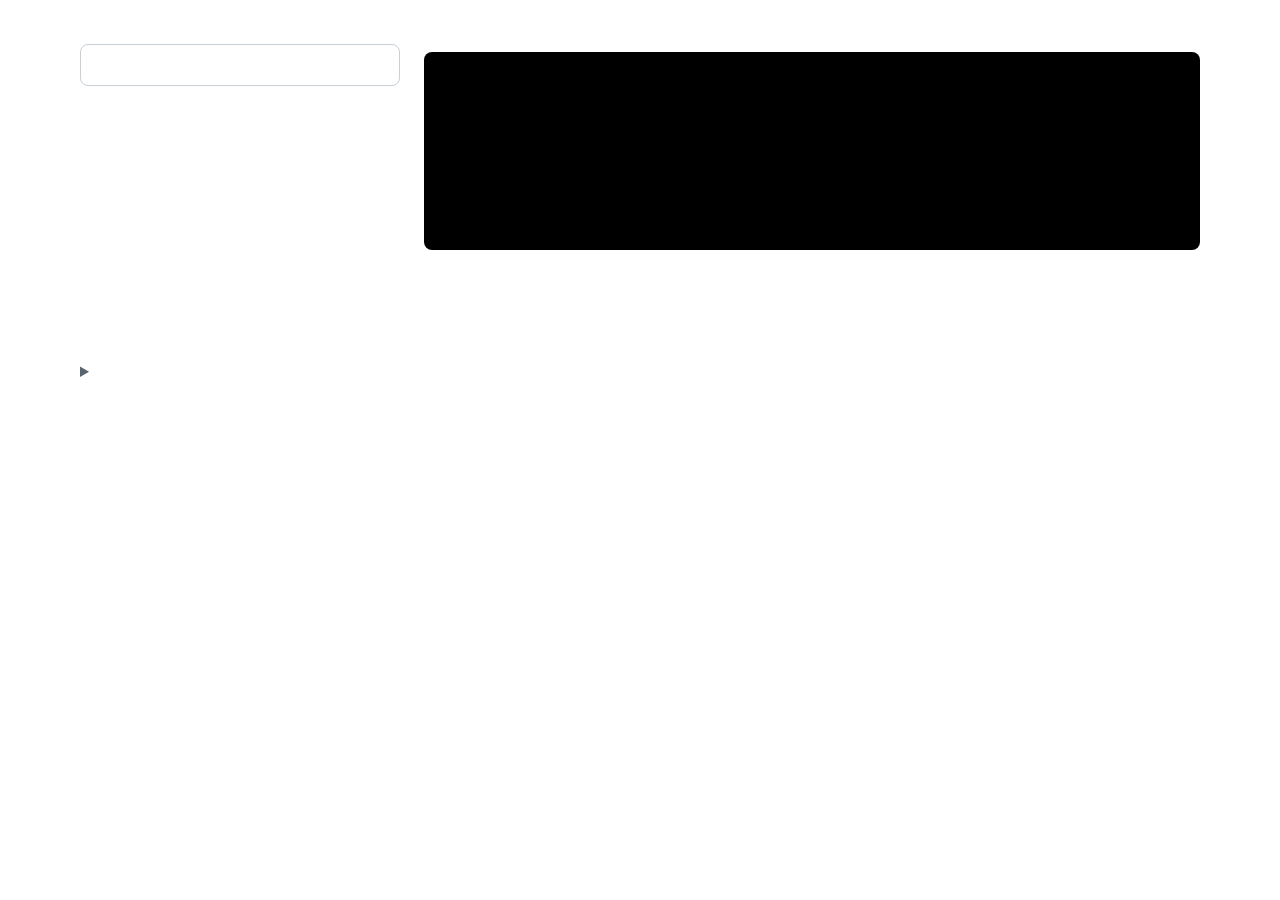
<file: index.html>
<!doctype html>
<html lang="en">
<head>
  <meta charset="utf-8">
  <meta name="viewport" content="width=device-width, initial-scale=1">
  <!-- Reference default. connect-src 'self' keeps fetches on this origin;
       'wasm-unsafe-eval' lets the page compile its own WebAssembly module;
       form-action 'none' blocks form posts. media-src 'self' (inside
       default-src) lets the Manim player load its clips from this origin. -->
  <meta http-equiv="Content-Security-Policy" content="default-src 'self'; script-src 'self' 'wasm-unsafe-eval'; connect-src 'self'; style-src 'self'; img-src 'self' data:; object-src 'none'; base-uri 'none'; form-action 'none'">
  <title>Manim Calc</title>
  <link rel="stylesheet" href="manim/theme.css?v=c6883075f633">
  <link rel="stylesheet" href="manim/player.css?v=c6883075f633">
  <link rel="stylesheet" href="style.css?v=c6883075f633">
</head>
<body data-ready="false">
  <main>
    <header>
      <h1 id="title"></h1>
      <p id="intro"></p>
    </header>
    <div class="layout">
      <section class="calc">
        <div class="display">
          <div id="expr"></div>
          <output id="value"></output>
        </div>
        <p id="message" role="status"></p>
        <div id="keypad"></div>
      </section>
      <section class="method">
        <h2 id="stage-heading"></h2>
        <div class="stage-box">
          <svg id="stage" xmlns="http://www.w3.org/2000/svg" role="img" aria-labelledby="words"></svg>
          <p id="stage-empty"></p>
        </div>
        <p id="words" aria-live="polite"></p>
        <div class="controls">
          <div id="controls"></div>
          <span id="count"></span>
        </div>
      </section>
    </div>
    <section id="examples" class="examples"></section>
    <details id="terms">
      <summary id="terms-heading"></summary>
      <dl id="terms-list"></dl>
    </details>
  </main>
  <noscript><p>This page needs JavaScript and WebAssembly.</p></noscript>
  <script type="module" src="app.js?v=c6883075f633"></script>
</body>
</html>
</file>
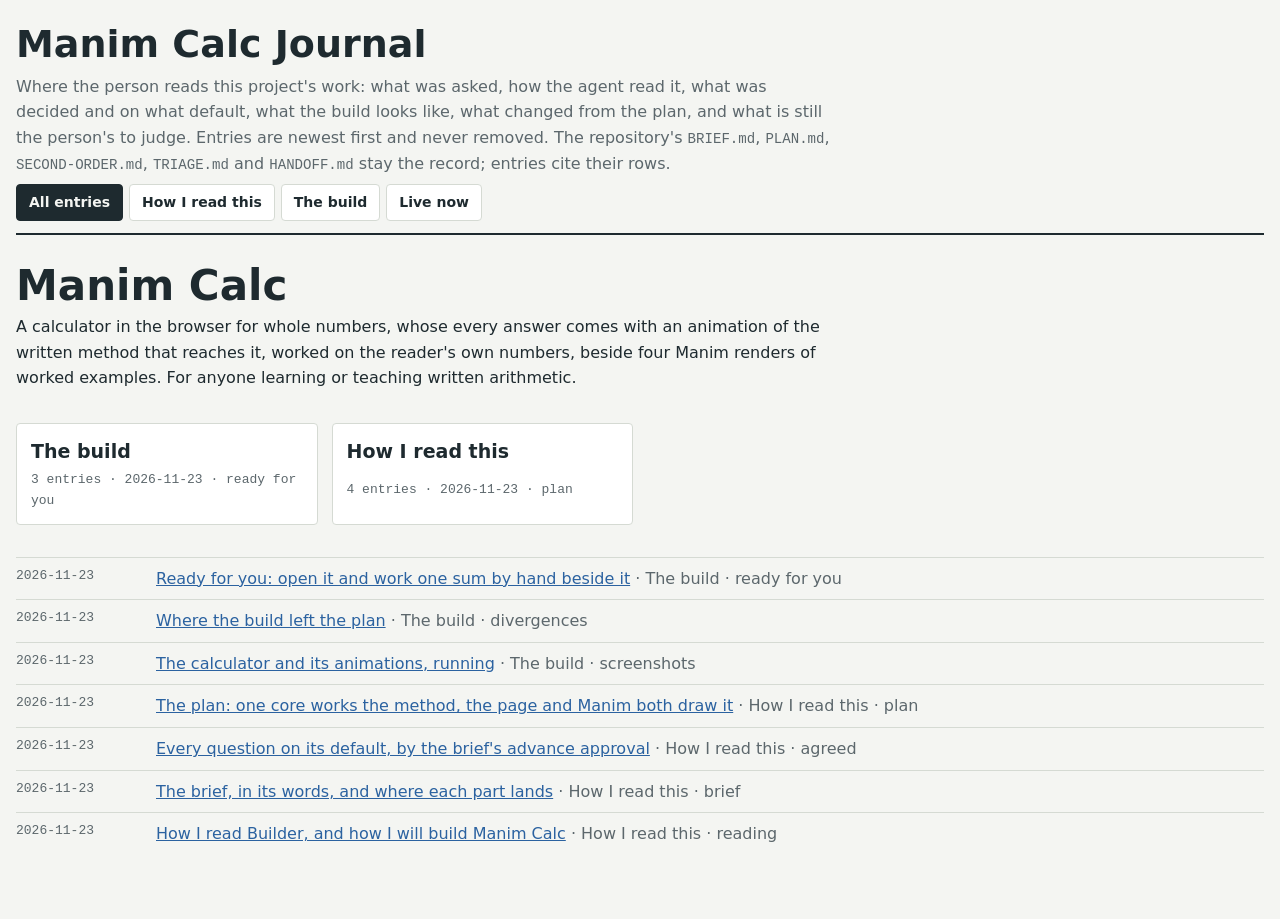
<file: journal/index.html>
<!doctype html>
<html lang="en">
<head>
<meta charset="utf-8">
<meta name="viewport" content="width=device-width, initial-scale=1, viewport-fit=cover">
<title>Manim Calc Journal</title>
<style>
/* The design journal: a row of pages (hash-routed), each a run of entries,
   newest first, dated on a left rail. Pictures open full-window; the arrow
   keys step through an entry's pictures. System fonts, so the page works
   opened from disk with no network. tools/journal/ENTRIES.md says what each
   kind of entry holds. */
:root {
  --bg: #f4f5f2; --panel: #ffffff; --fg: #1e2a2f; --muted: #5c676c;
  --line: #d5dad3; --accent: #2b62a0; --mark: #b8452f; --you: #f1dc8a;
  --shade: rgba(10, 14, 18, .94);
  --body: system-ui, -apple-system, "Segoe UI", Roboto, sans-serif;
  --mono: ui-monospace, "SFMono-Regular", Menlo, Consolas, monospace;
}
@media (prefers-color-scheme: dark) { :root:not([data-theme="light"]) {
  --bg: #12171a; --panel: #1a2125; --fg: #e3e9e6; --muted: #9ba7ac; --line: #2c373c;
  --accent: #86b2e4; --mark: #ec8b74; --you: #c9ae4c; color-scheme: dark } }
:root[data-theme="dark"] {
  --bg: #12171a; --panel: #1a2125; --fg: #e3e9e6; --muted: #9ba7ac; --line: #2c373c;
  --accent: #86b2e4; --mark: #ec8b74; --you: #c9ae4c; color-scheme: dark }
* { box-sizing: border-box; }
[hidden] { display: none !important; }
body { margin: 0; background: var(--bg); color: var(--fg); font: 16px/1.6 var(--body);
  padding: 24px max(16px, env(safe-area-inset-right, 0px)) 64px max(16px, env(safe-area-inset-left, 0px)); }
.wrap { max-width: 1600px; margin: 0 auto; display: grid; gap: 28px; }
a { color: var(--accent); }
a:focus-visible, button:focus-visible { outline: 3px solid var(--accent); outline-offset: 2px; }
code { font-family: var(--mono); font-size: .88em; overflow-wrap: anywhere; }
header { display: grid; gap: 8px; border-bottom: 2px solid var(--fg); padding-bottom: 12px; }
header h1 { margin: 0; font-size: clamp(26px, 4vw, 38px); line-height: 1.1; }
header h1 a { color: inherit; text-decoration: none; }
header p { margin: 0; color: var(--muted); max-width: 80ch; }
nav { display: flex; flex-wrap: wrap; gap: 6px; }
nav a { font-weight: 600; font-size: 14px; color: var(--fg); text-decoration: none; padding: 6px 12px; border: 1px solid var(--line); background: var(--panel); border-radius: 4px; }
nav a[aria-current="page"] { background: var(--fg); color: var(--bg); border-color: var(--fg); }
.page { display: grid; gap: 32px; }
.page-head { display: grid; gap: 6px; }
.page-head h2 { margin: 0; font-size: clamp(28px, 4vw, 42px); line-height: 1.08; }
.page-head p { margin: 0; max-width: 80ch; }
.status { font-family: var(--mono); font-size: 13px; color: var(--muted); }
.status b { color: var(--mark); font-weight: 500; }
.entry { display: grid; grid-template-columns: 120px minmax(0, 1fr); gap: 20px; border-top: 1px solid var(--line); padding-top: 22px; }
.stamp { font-family: var(--mono); font-size: 13px; color: var(--muted); display: grid; gap: 4px; align-content: start; position: sticky; top: 12px; }
.stamp time { color: var(--fg); font-size: 14px; }
.stamp span { color: var(--mark); text-transform: uppercase; letter-spacing: .04em; }
.stamp span.you { color: var(--fg); background: var(--you); padding: 0 5px; justify-self: start; }
.entry-body { display: grid; gap: 16px; min-width: 0; }
.entry h3 { margin: 0; font-size: 22px; line-height: 1.2; }
.entry h4 { margin: 6px 0 -4px; font-size: 13px; letter-spacing: .08em; text-transform: uppercase; color: var(--muted); }
.entry p { margin: 0; max-width: 90ch; }
.entry ul, .entry ol { margin: 0; padding-left: 1.2em; display: grid; gap: 4px; }
.blank { color: var(--muted); font-style: italic; }
blockquote { margin: 0; padding: 10px 16px; border-left: 4px solid var(--you); font-style: italic; max-width: 90ch; }
blockquote cite { display: block; font-style: normal; font-family: var(--mono); font-size: 12px; color: var(--muted); margin-top: 6px; }
.tbl { overflow-x: auto; }
table { border-collapse: collapse; width: 100%; font-size: 15px; font-variant-numeric: tabular-nums; }
th, td { text-align: left; padding: 6px 12px 6px 0; border-bottom: 1px solid var(--line); vertical-align: top; }
th { font-size: 12px; letter-spacing: .06em; text-transform: uppercase; color: var(--muted); font-weight: 600; }
ol.qs { list-style: none; padding: 0; display: grid; gap: 10px; }
ol.qs li { border: 1px solid var(--line); background: var(--panel); padding: 10px 14px; border-radius: 4px; }
ol.qs strong { display: block; }
ol.qs em { display: block; font-style: normal; font-family: var(--mono); font-size: 12.5px; color: var(--accent); margin-top: 4px; }
/* Answer chips: drawn by tools/journal/decisions.py from decisions.json. */
.decide-bar { display: flex; flex-wrap: wrap; gap: 8px 10px; align-items: center; }
.act { font: 600 14px var(--body); color: var(--fg); background: var(--panel); border: 1px solid var(--fg); border-radius: 4px; padding: 6px 12px; cursor: pointer; }
.where { font-family: var(--mono); font-size: 12.5px; color: var(--muted); }
.copyout { width: 100%; font-family: var(--mono); font-size: 13px; color: var(--fg); background: var(--bg); border: 1px solid var(--line); padding: 8px; }
.decide { border: 1px solid var(--line); background: var(--panel); border-radius: 4px; padding: 12px 14px; display: grid; gap: 8px; margin-bottom: 10px; }
.decide.done { border-color: var(--accent); }
.dq { font-weight: 700; }
.qid { font-family: var(--mono); font-weight: 500; font-size: 12.5px; color: var(--mark); margin-right: 6px; }
.dx { color: var(--muted); font-size: 15px; }
.blocks { display: block; font-family: var(--mono); font-size: 12px; color: var(--accent); margin-top: 4px; }
.opt { display: grid; grid-template-columns: 28px minmax(0, 1fr); gap: 10px; align-items: start; text-align: left; width: 100%; font: inherit; font-size: 15px; color: var(--fg); background: var(--bg); border: 1px solid var(--line); border-radius: 4px; padding: 8px 10px; cursor: pointer; }
.opt b { font-family: var(--mono); font-weight: 500; display: grid; place-items: center; width: 26px; height: 26px; border: 1px solid var(--fg); border-radius: 3px; }
.opt[aria-pressed="true"] { border-color: var(--fg); background: color-mix(in srgb, var(--you) 40%, var(--panel)); }
.opt[aria-pressed="true"] b { background: var(--fg); color: var(--bg); }
.dflt { font-style: normal; font-family: var(--mono); font-size: 11.5px; color: var(--mark); text-transform: uppercase; margin-left: 6px; white-space: nowrap; }
details.note summary { cursor: pointer; color: var(--muted); font-family: var(--mono); font-size: 12.5px; }
details.note textarea { width: 100%; margin-top: 6px; font: inherit; color: var(--fg); background: var(--bg); border: 1px solid var(--line); padding: 6px 8px; }
.saved { font-family: var(--mono); font-size: 12px; color: var(--accent); min-height: 1em; margin: 0; }
/* Live now: rewritten on every deploy; journal_check.py matches data-commit to the newest live entry. */
.live-now { border: 2px solid var(--fg); background: var(--panel); padding: 14px 16px; display: grid; gap: 8px; }
.grid { display: grid; grid-template-columns: repeat(auto-fill, minmax(min(100%, 480px), 1fr)); gap: 14px; }
figure { margin: 0; background: var(--panel); border: 1px solid var(--line); border-radius: 4px; overflow: hidden; }
figure button { all: unset; cursor: zoom-in; display: block; width: 100%; }
figure img { display: block; width: 100%; height: auto; }
figcaption { padding: 8px 12px 10px; font-size: 14px; color: var(--muted); }
figcaption b { color: var(--fg); }
.cards { display: grid; grid-template-columns: repeat(auto-fill, minmax(min(100%, 300px), 1fr)); gap: 14px; }
.card { display: grid; gap: 4px; text-decoration: none; color: inherit; background: var(--panel); border: 1px solid var(--line); border-radius: 4px; padding: 12px 14px; }
.card strong { font-size: 19px; }
.card span { font-family: var(--mono); font-size: 13px; color: var(--muted); }
.timeline { list-style: none; margin: 0; padding: 0; }
.timeline li { display: grid; grid-template-columns: 120px minmax(0, 1fr); gap: 20px; padding: 8px 0; border-top: 1px solid var(--line); }
.timeline time { font-family: var(--mono); font-size: 13px; color: var(--muted); }
.timeline em { font-style: normal; color: var(--muted); }
.lb { position: fixed; inset: 0; z-index: 10; background: var(--shade); display: grid; grid-template-rows: minmax(0, 1fr) auto; padding: 16px; gap: 10px; }
.lb img { width: 100%; height: 100%; object-fit: contain; cursor: zoom-out; }
.lb p { margin: 0 auto; max-width: 90ch; color: #dde4ea; text-align: center; }
.lb button { position: absolute; width: 44px; height: 44px; font-size: 22px; color: #fff; background: rgba(255,255,255,.1); border: 1px solid rgba(255,255,255,.3); border-radius: 4px; cursor: pointer; }
.lb .x { top: 12px; right: 12px; } .lb .prev { left: 12px; top: 50%; } .lb .next { right: 12px; top: 50%; }
@media (max-width: 640px) {
  .entry, .timeline li { grid-template-columns: minmax(0, 1fr); gap: 6px; }
  .stamp { position: static; display: flex; gap: 12px; }
}
</style>
</head>
<body>
<div class="wrap">
  <header>
    <h1><a href="#home">Manim Calc Journal</a></h1>
    <p>Where the person reads this project's work: what was asked, how the agent read it, what was decided and on what default, what the build looks like, what changed from the plan, and what is still the person's to judge. Entries are newest first and never removed. The repository's <code>BRIEF.md</code>, <code>PLAN.md</code>, <code>SECOND-ORDER.md</code>, <code>TRIAGE.md</code> and <code>HANDOFF.md</code> stay the record; entries cite their rows.</p>
    <nav aria-label="Pages">
      <a href="#home">All entries</a>
      <a href="#reading">How I read this</a>
      <a href="#build">The build</a>
      <a href="#now">Live now</a>
      <!-- One link per page added later: one page per major update, level or feature. -->
    </nav>
  </header>

  <main>
  <section class="page" id="home" data-page>
    <div class="page-head">
      <h2>Manim Calc</h2>
      <p>A calculator in the browser for whole numbers, whose every answer comes with an animation of the written method that reaches it, worked on the reader's own numbers, beside four Manim renders of worked examples. For anyone learning or teaching written arithmetic.</p>
    </div>
    <div class="cards">
      <a class="card" href="#build"><strong>The build</strong><span>3 entries · 2026-11-23 · ready for you</span></a>
      <a class="card" href="#reading"><strong>How I read this</strong><span>4 entries · 2026-11-23 · plan</span></a>
    </div>
    <ol class="timeline">
      <li><time>2026-11-23</time><span><a href="#build">Ready for you: open it and work one sum by hand beside it</a> <em>· The build · ready for you</em></span></li>
      <li><time>2026-11-23</time><span><a href="#build">Where the build left the plan</a> <em>· The build · divergences</em></span></li>
      <li><time>2026-11-23</time><span><a href="#build">The calculator and its animations, running</a> <em>· The build · screenshots</em></span></li>
      <li><time>2026-11-23</time><span><a href="#reading">The plan: one core works the method, the page and Manim both draw it</a> <em>· How I read this · plan</em></span></li>
      <li><time>2026-11-23</time><span><a href="#reading">Every question on its default, by the brief's advance approval</a> <em>· How I read this · agreed</em></span></li>
      <li><time>2026-11-23</time><span><a href="#reading">The brief, in its words, and where each part lands</a> <em>· How I read this · brief</em></span></li>
      <li><time>2026-11-23</time><span><a href="#reading">How I read Builder, and how I will build Manim Calc</a> <em>· How I read this · reading</em></span></li>
      <!-- One row per entry, newest first: <li><time>YYYY-MM-DD</time><span><a href="#page">Title</a> <em>· Page · kind</em></span></li> -->
    </ol>
  </section>

  <section class="page" id="reading" data-page hidden>
    <div class="page-head">
      <h2>How I read this</h2>
      <p>Before planning, the agent reads Builder and the brief back to the person, and turns that reading into numbered rules, an ID scheme and stop points the person can correct. The person's answers then move into <code>CLAUDE.md</code> and tests, which every later session reads.</p>
    </div>

    <!-- The opening entry. Fill every part, then remove data-blank;
         scripts/journal_check.py fails while it is still here. -->
    <article class="entry" id="2026-11-23-plan" data-kind="plan">
      <div class="stamp"><time datetime="2026-11-23">2026-11-23</time><span>plan</span></div>
      <div class="entry-body">
        <h3>The plan: one core works the method, the page and Manim both draw it</h3>
        <p>Eight decisions in build order, in <code>PLAN.md</code>. The calculator's keys and the written methods live in the core; the page keeps one SVG element per glyph and moves it where each step puts it; a small export binary writes the same steps for four examples, and Manim replays them. Step through one press of = below. The scene is proposed: nothing is built yet.</p>
<!--FLOW id=keypress-->
<div class="flow-fig" role="figure" aria-label="One press of = , from the key to the moving digits" data-status="proposed" data-steps="7"><div data-flow="keypress"></div><script type="application/json" data-flow-scene="keypress">{"id":"keypress","title":"One press of = , from the key to the moving digits","status":"proposed","viewBox":"0 0 900 280","zones":[{"x":20,"y":30,"w":250,"h":220,"label":"Page (web/)","tone":"a"},{"x":300,"y":30,"w":150,"h":220,"label":"Shim","tone":"b"},{"x":480,"y":30,"w":400,"h":220,"label":"Core (crates/core)","tone":"c"}],"nodes":{"key":[145,80,"= key or Enter","client"],"stage":[145,200,"SVG stage","client"],"shim":[375,140,"act()","mod"],"act":[570,80,"api::act"],"calc":[780,80,"calc::press"],"method":[780,200,"method::steps"],"ui":[570,200,"api::ui","store"]},"edges":[["key","shim"],["shim","act"],["act","calc"],["calc","method"],["method","ui"],["ui","shim"],["shim","stage"]],"flows":[{"id":"equals","title":"478 + 356 =","sum":"The page sends the key; the core works the sum and its method; the page moves each digit to where the core puts it.","steps":[{"t":"The = key (or Enter, looked up in the core's key list) calls act with the state and \"key.equals\".","go":[{"path":["key","shim"],"kind":"req"}]},{"t":"The shim passes the strings to the core unchanged.","go":[{"path":["shim","act"],"kind":"req"}]},{"t":"calc::press works 478 + 356 = 834 in integers and keeps the sum as the last work.","go":[{"path":["act","calc"],"kind":"req"}]},{"t":"method::steps lays out the column addition: digits, the ones and tens carries, the answer, each with a pixel position from data/stage.json.","go":[{"path":["calc","method"],"kind":"req"}]},{"t":"api::ui puts the display, the keys and the current step's glyphs and sentence into the screen.","go":[{"path":["method","ui"],"kind":"req"}]},{"t":"The screen goes back through the shim as JSON.","go":[{"path":["ui","shim","stage"],"kind":"res"}]},{"t":"The stage moves each glyph to its new position with a CSS transition; Next and Play ask the core for the next step the same way.","work":["stage"]}]}]}</script><p class="flow-cap"><b>One press of = , from the key to the moving digits.</b> <span class="flow-status">Proposed</span>.</p><details class="flow-steps"><summary>Every step as text</summary><ol><li><b>478 + 356 =.</b> The page sends the key; the core works the sum and its method; the page moves each digit to where the core puts it.<ol><li>The = key (or Enter, looked up in the core&#x27;s key list) calls act with the state and &quot;key.equals&quot;.</li><li>The shim passes the strings to the core unchanged.</li><li>calc::press works 478 + 356 = 834 in integers and keeps the sum as the last work.</li><li>method::steps lays out the column addition: digits, the ones and tens carries, the answer, each with a pixel position from data/stage.json.</li><li>api::ui puts the display, the keys and the current step&#x27;s glyphs and sentence into the screen.</li><li>The screen goes back through the shim as JSON.</li><li>The stage moves each glyph to its new position with a CSS transition; Next and Play ask the core for the next step the same way.</li></ol></li></ol></details></div>
<!--/FLOW-->
        <div class="tbl"><table>
          <tr><th>#</th><th>Decision</th><th>Held by</th></tr>
          <tr><td>1</td><td>key rules in <code>calc.rs</code> (CM-Q2, CM-Q4, CM-5)</td><td>core tests</td></tr>
          <tr><td>2</td><td>methods as steps of glyphs in <code>method.rs</code> (CM-Q3, CM-1, CM-4)</td><td>core tests on the CM-Q6 examples</td></tr>
          <tr><td>3</td><td>sizes and durations in <code>data/stage.json</code>, words in <code>data/strings.json</code></td><td><code>copy.rs</code></td></tr>
          <tr><td>4</td><td>one door, <code>act</code>, for keys and steps; the core keeps the step number</td><td><code>api.rs</code> tests</td></tr>
          <tr><td>5</td><td>the page draws and moves glyphs, no number of its own (CM-2, CM-7)</td><td>boundary scan, browser interactions</td></tr>
          <tr><td>6</td><td><code>crates/export</code> writes the examples' steps (CM-3)</td><td>its staleness test</td></tr>
          <tr><td>7</td><td><code>kits/manim/</code> renders them (CM-Q1, CM-Q5, CM-Q6)</td><td>the kit's tests and page check</td></tr>
          <tr><td>8</td><td>the build ships the renders with the page</td><td><code>./scripts/check.sh</code></td></tr>
        </table></div>
      </div>
    </article>

    <article class="entry" id="2026-11-23-agreed" data-kind="agreed">
      <div class="stamp"><time datetime="2026-11-23">2026-11-23</time><span>agreed</span></div>
      <div class="entry-body">
        <h3>Every question on its default, by the brief's advance approval</h3>
        <p>Nobody answered the chips: the opening message approves the plan in advance and says to build on each question's default and record it. I recorded the defaults with <code>python3 tools/journal/decisions.py --defaults</code>. Each line below is a default, not an answer from you; a different answer later becomes a <code>TRIAGE.md</code> row.</p>
        <div class="tbl"><table>
          <tr><th>Question</th><th>Taken</th><th>What it changes</th></tr>
          <tr><td>CM-Q1</td><td>A, both from one source</td><td>the core makes each method's steps; the page animates them; <code>kits/manim/</code> is copied and renders four examples from the core's steps</td></tr>
          <tr><td>CM-Q2</td><td>A, whole numbers up to 6 digits</td><td>integers in the core; minus sign on answers below zero; quotient and remainder for division</td></tr>
          <tr><td>CM-Q3</td><td>A, column methods</td><td>carries, borrowing by decomposition, long multiplication, long division</td></tr>
          <tr><td>CM-Q4</td><td>A, like a pocket calculator</td><td>each operator works the pending operation; one animation per operation</td></tr>
          <tr><td>CM-Q5</td><td>A, Manim's look on the stage</td><td>black stage, white digits, Manim's blue, yellow, green and red, set in <code>web/style.css</code></td></tr>
          <tr><td>CM-Q6</td><td>A, 478 + 356, 503 − 278, 34 × 26, 952 ÷ 4</td><td>the four Manim renders</td></tr>
        </table></div>
        <p>Rules moved into <code>CLAUDE.md</code> and <code>AGENTS.md</code> under "Rules agreed for this project": CM-2, CM-3 and CM-7, which a later session could break without a test noticing at once. CM-1, CM-4 and CM-5 become core tests; CM-6 is already held by <code>no_storage.rs</code> and the browser check.</p>
      </div>
    </article>

    <article class="entry" id="opening" data-kind="reading">
      <div class="stamp"><time datetime="2026-11-23">2026-11-23</time><span class="you">for review</span></div>
      <div class="entry-body">
        <h3>How I read Builder, and how I will build Manim Calc</h3>
        <h4>What Builder asks of me</h4>
        <p>Builder's rules are the same for every project, so they come written; each names the card that holds it (<code>python3 tools/ask.py --card ID</code>). I hold to all of them. What follows this list is particular to this project.</p>
        <ul>
          <li>Every application rule lives in the core, which does no input or output; the shim only translates; the page only draws what the core returns (card:spec.R1, card:spec.R2, card:spec.R5, card:spec.R6).</li>
          <li>Nine stages: the description, the approval of the plan and every deploy are yours; I stop where they need you (card:docs.procedure, card:spec.R9, card:claude.r9).</li>
          <li>Each new behaviour test is shown to fail with its behaviour broken, and <code>./scripts/check.sh</code> passes before a handoff (card:claude.r6, card:spec.R8, card:claude.r10).</li>
          <li><code>SECOND-ORDER.md</code> records what I decide alone, as I decide it; later requests become <code>TRIAGE.md</code> rows (card:claude.r7, card:docs.procedure.numbered-requests-and-experiments).</li>
          <li>Words follow <code>GLOSSARY.md</code> and <code>TONE.md</code> (card:claude.r11, card:claude.r12).</li>
          <li>This journal gets an entry for every decision, visible change, divergence and deploy, and questions come as answer chips (card:claude.r15, card:claude.r16).</li>
          <li>One agent, and the quick check while iterating (card:claude.r17, card:claude.r18).</li>
          <li>Builder is read through cards, <code>STATE.md</code> is rewritten at each milestone, and long output goes through <code>quiet.sh</code> (card:claude.r19, card:claude.r21, card:claude.r22).</li>
        </ul>
        <p>One item fits less well than it reads. The first stop, for the plan, does not happen: the brief approves the plan in advance and nobody will answer during this run, so I build on every question's default below and say so in an <em>agreed</em> entry (card:docs.journal.the-opening-entry, card:spec.D20).</p>
        <h4>What this project adds or changes</h4>
        <p>The description asks for two things that pull apart. A calculator is interactive: the reader types the numbers. Manim renders video ahead of time, in Python, on a machine with Cairo, Pango and FFmpeg; the page cannot run it (card:kits.manim.when-to-use-it-and-when-not). My reading, CM-Q1&nbsp;A, keeps one source for both:</p>
        <ul>
          <li><b>The core works out the method.</b> For each operation the core produces the steps of the written method (carries, borrows, partial products, long division), each step a list of glyphs with integer positions and a sentence. The core does all the arithmetic in integers, so D2 (no floats) holds without change.</li>
          <li><b>The page animates those steps live</b> on the reader's numbers. It sets each glyph's position from the step and lets a CSS transition move it there, the way Manim's <code>Transform</code> moves an object. The page computes nothing, so D3 holds: every position, size and duration comes from the core or from <code>data/stage.json</code> (card:spec.D3).</li>
          <li><b>Manim renders the same steps.</b> I copy <code>kits/manim/</code> (card:kits.readme.the-kits, card:kits.manim.what-to-copy.p2) and write one Manim code scene that replays a step file the core wrote, for one worked example per operation. No Python recomputes a digit (card:spec.R1). The kit's player shows the four renders beside the calculator, with a still per step under reduced motion.</li>
        </ul>
        <p>The kit changes no reference default. I leave out its site pages (<code>sitepages.py</code>, <code>publish.py</code>, the deck and its tests), because there is no site of animations here and nothing is published. Its <code>setup-manim.sh</code> calls <code>brew --prefix</code>; this run may not run Homebrew, so my copy takes <code>BREW_PREFIX</code> instead (R1.2). No row goes in the change table.</p>
        <h4>Measured before any edit</h4>
        <div class="tbl"><table>
          <tr><th>What</th><th>Result</th></tr>
          <tr><td><code>./scripts/check.sh</code> on the untouched copy</td><td>BUILDER CHECK PASSED in Chromium, Firefox and WebKit, 50 s</td></tr>
          <tr><td><code>./scripts/count-tests.sh</code></td><td>38 passed, 0 failed, 0 ignored</td></tr>
          <tr><td>Toolchain</td><td>Rust 1.99.0 (pinned), wasm-bindgen 0.2.127, Playwright 1.63.0 in <code>.venv</code> on Python 3.13; its three engines were already on this machine, so nothing was downloaded but the pip package</td></tr>
          <tr><td>Manim</td><td><code>./scripts/setup-manim.sh</code> installed Manim Community 0.22.1 in <code>.venv-manim</code> on Python 3.14, building pycairo against the Cairo and Pango already on this machine</td></tr>
        </table></div>
        <h4>Rules I will hold to</h4>
        <div class="tbl"><table>
          <tr><th>#</th><th>Rule</th><th>Held by</th></tr>
          <tr><td>CM-1</td><td>Every answer, and every digit, carry, borrow and partial product in a method's steps, is decided in the core in integer arithmetic</td><td>core tests with values worked by hand (478 + 356, 503 − 278, 34 × 26, 952 ÷ 4 and edge cases), each with a row in <code>tests/breaks.json</code></td></tr>
          <tr><td>CM-2</td><td>The page holds no number and does no arithmetic: glyph positions, the stage size and every duration come from the core or <code>data/stage.json</code></td><td>the boundary scan of <code>web/</code> (<code>page_keeps_no_rule_and_names_no_other_origin</code>)</td></tr>
          <tr><td>CM-3</td><td>The Manim renders replay the core's steps; no Python code recomputes the arithmetic</td><td>a test to write: the committed example step files equal the core's output, so a change to the core makes them stale; the kit's manifest then marks the render stale</td></tr>
          <tr><td>CM-4</td><td>Every step of every animation is also a sentence, filled in by the core from <code>data/strings.json</code></td><td>a core test that no step has empty words; the browser check reads the sentence</td></tr>
          <tr><td>CM-5</td><td>Division by zero, an entry past the digit limit and an answer past the size limit are refused with a message naming the next step, never clamped</td><td>core tests, with rows in <code>tests/breaks.json</code></td></tr>
          <tr><td>CM-6</td><td>The calculator keeps nothing between visits and makes no request off its own origin</td><td><code>no_storage.rs</code> and the browser check (existing)</td></tr>
          <tr><td>CM-7</td><td>A key works the same from the keypad and from the keyboard: the core names each key's keyboard keys, and the page only looks them up</td><td>a browser interaction typing the same sum both ways</td></tr>
        </table></div>
        <h4>Numbers</h4>
        <p>Questions take the prefix CM (CM-Q1 …); rules are CM-1 … above. Requests become numbered <code>TRIAGE.md</code> rows, and notebook rows keep Builder's round numbers (R1.1 …).</p>
        <h4>Where I stop</h4>
        <p>Not at the plan: <code>BRIEF.md</code> approves it in advance. I stop at <em>ready for you</em>: the calculator runs in the browser, <code>./scripts/check.sh</code> has run and its result is in <code>HANDOFF.md</code>. Nothing is deployed, published or pushed (Deploys: never), and no subagent is used.</p>
        <h4>Questions for you</h4>
        <p>Six questions. Nobody will answer during this run, so I build on each default and record that in the agreed entry; any answer that differs later becomes a <code>TRIAGE.md</code> row.</p>
        <div class="decide-bar"><button type="button" class="act" data-defaults>Go with the defaults for the rest</button><button type="button" class="act" data-copy>Copy answers</button><span class="where" data-where></span></div>
        <textarea class="copyout" data-copyout rows="2" readonly hidden aria-label="Your answers as text"></textarea>
        <div class="decisions"><!--DECIDE page=reading-->
<div class="decide" id="dec-CM-Q1"><p class="dq"><span class="qid">CM-Q1</span> What should &quot;interactive Manim animations&quot; mean on a static page?</p><p class="dx">Manim renders video ahead of time, on a machine with Python; a page in a browser cannot run it. So an animation of the numbers a reader types has to be drawn by the page, and a Manim render can only show numbers chosen in advance. <span class="blocks">blocks: the whole build: the core&#x27;s scene output, the page&#x27;s stage, and whether kits/manim is copied</span></p><button class="opt" type="button" data-q="CM-Q1" data-a="A" data-default aria-pressed="false"><b>A</b><span>Both, from one source: the core works out each calculation&#x27;s written method as steps, the page animates those steps live on the reader&#x27;s numbers in Manim&#x27;s look, and Manim renders the same core steps for one worked example per operation, played beside the calculator. <em class="dflt">default</em></span></button><button class="opt" type="button" data-q="CM-Q1" data-a="B" aria-pressed="false"><b>B</b><span>Manim renders only: a fixed set of worked examples, chosen by operation. The reader&#x27;s own numbers get an answer and no animation.</span></button><button class="opt" type="button" data-q="CM-Q1" data-a="C" aria-pressed="false"><b>C</b><span>Live animation only, in Manim&#x27;s look; no Manim install and no renders.</span></button><details class="note"><summary>Add a note</summary><textarea id="note-CM-Q1" data-note="CM-Q1" rows="2" placeholder="Anything else on this one"></textarea></details><p class="saved" data-saved="CM-Q1"></p></div>
<div class="decide" id="dec-CM-Q2"><p class="dq"><span class="qid">CM-Q2</span> Which numbers does the calculator take?</p><p class="dx">Written methods are taught on whole numbers first. Decimals change every layout (the point has to line up) and roughly double the work. <span class="blocks">blocks: the core&#x27;s number type, the display, and every method&#x27;s layout</span></p><button class="opt" type="button" data-q="CM-Q2" data-a="A" data-default aria-pressed="false"><b>A</b><span>Whole numbers, up to 6 digits per entry. An answer below zero is shown with a minus sign, and its animation explains the sign. Division gives a quotient and a remainder (952 ÷ 5 = 190 r 2). <em class="dflt">default</em></span></button><button class="opt" type="button" data-q="CM-Q2" data-a="B" aria-pressed="false"><b>B</b><span>As A, and decimals to two places.</span></button><button class="opt" type="button" data-q="CM-Q2" data-a="C" aria-pressed="false"><b>C</b><span>Whole numbers that never go below zero: a subtraction past zero is refused.</span></button><details class="note"><summary>Add a note</summary><textarea id="note-CM-Q2" data-note="CM-Q2" rows="2" placeholder="Anything else on this one"></textarea></details><p class="saved" data-saved="CM-Q2"></p></div>
<div class="decide" id="dec-CM-Q3"><p class="dq"><span class="qid">CM-Q3</span> Which method does each animation show?</p><p class="dx">Countries lay these out differently; the layout is a teaching decision and stays yours. <span class="blocks">blocks: the core&#x27;s step rules for each operation</span></p><button class="opt" type="button" data-q="CM-Q3" data-a="A" data-default aria-pressed="false"><b>A</b><span>The column methods: addition with carries written above the next column, subtraction by borrowing (decomposition), long multiplication with one partial product per digit, long division with the divisor to the left of a bracket. <em class="dflt">default</em></span></button><button class="opt" type="button" data-q="CM-Q3" data-a="B" aria-pressed="false"><b>B</b><span>Counting pictures: a number line for adding and subtracting, an array for multiplying, sharing into groups for dividing.</span></button><details class="note"><summary>Add a note</summary><textarea id="note-CM-Q3" data-note="CM-Q3" rows="2" placeholder="Anything else on this one"></textarea></details><p class="saved" data-saved="CM-Q3"></p></div>
<div class="decide" id="dec-CM-Q4"><p class="dq"><span class="qid">CM-Q4</span> How does a chain like 2 + 3 × 4 work?</p><p class="dx">A pocket calculator works each operation as its operator is pressed; a scientific one waits and applies order of operations. <span class="blocks">blocks: the calculator&#x27;s key rules and what one animation covers</span></p><button class="opt" type="button" data-q="CM-Q4" data-a="A" data-default aria-pressed="false"><b>A</b><span>Like a pocket calculator: each operation is worked when the next operator or = is pressed (2 + 3 × 4 gives 20), and each gets its own animation. <em class="dflt">default</em></span></button><button class="opt" type="button" data-q="CM-Q4" data-a="B" aria-pressed="false"><b>B</b><span>Order of operations (2 + 3 × 4 gives 14), with one animation per operation in the order worked.</span></button><details class="note"><summary>Add a note</summary><textarea id="note-CM-Q4" data-note="CM-Q4" rows="2" placeholder="Anything else on this one"></textarea></details><p class="saved" data-saved="CM-Q4"></p></div>
<div class="decide" id="dec-CM-Q5"><p class="dq"><span class="qid">CM-Q5</span> What should the animation look like?</p><p class="dx">With no style named, Builder&#x27;s art falls back to its default style pack. The description names Manim, whose look is well known. <span class="blocks">blocks: the stage&#x27;s colours and fonts</span></p><button class="opt" type="button" data-q="CM-Q5" data-a="A" data-default aria-pressed="false"><b>A</b><span>Manim&#x27;s own look on the stage: black background, white digits, Manim Community&#x27;s blue, yellow, green and red for the parts of the method. The page around it is plain, in light and dark. <em class="dflt">default</em></span></button><button class="opt" type="button" data-q="CM-Q5" data-a="B" aria-pressed="false"><b>B</b><span>Builder&#x27;s default style pack for the stage and the page.</span></button><details class="note"><summary>Add a note</summary><textarea id="note-CM-Q5" data-note="CM-Q5" rows="2" placeholder="Anything else on this one"></textarea></details><p class="saved" data-saved="CM-Q5"></p></div>
<div class="decide" id="dec-CM-Q6"><p class="dq"><span class="qid">CM-Q6</span> Which worked examples should the Manim renders show?</p><p class="dx">Each render is fixed until it is rendered again. The examples below each show the hard part of their method. <span class="blocks">blocks: the four Manim renders</span></p><button class="opt" type="button" data-q="CM-Q6" data-a="A" data-default aria-pressed="false"><b>A</b><span>478 + 356 (two carries), 503 − 278 (a borrow across a zero), 34 × 26 (two partial products), 952 ÷ 4 (a remainder carried down at each step). <em class="dflt">default</em></span></button><button class="opt" type="button" data-q="CM-Q6" data-a="B" aria-pressed="false"><b>B</b><span>Examples you supply, one per operation.</span></button><details class="note"><summary>Add a note</summary><textarea id="note-CM-Q6" data-note="CM-Q6" rows="2" placeholder="Anything else on this one"></textarea></details><p class="saved" data-saved="CM-Q6"></p></div>
<!--/DECIDE--></div>
      </div>
    </article>
    <article class="entry" id="brief" data-kind="brief">
      <div class="stamp"><time datetime="2026-11-23">2026-11-23</time><span>brief</span></div>
      <div class="entry-body">
        <h3>The brief, in its words, and where each part lands</h3>
        <blockquote>“a simple calculator program with interactive Manim animations in the browser.”<cite>BRIEF.md, word for word, from the opening message</cite></blockquote>
        <div class="tbl"><table>
          <tr><th>Asked for</th><th>Where it lands</th></tr>
          <tr><td>a simple calculator program</td><td>a keypad and display for whole numbers with + − × ÷, = , clear and backspace, worked like a pocket calculator; the key rules in <code>crates/core/src/calc.rs</code> (CM-Q2, CM-Q4, CM-5)</td></tr>
          <tr><td>animations</td><td>the written method for each answer as steps in <code>crates/core/src/method.rs</code>, drawn and moved by the page (CM-Q3, CM-1, CM-2, CM-4)</td></tr>
          <tr><td>interactive</td><td>the animation is worked on the numbers the reader typed, and the reader plays, pauses and steps it (CM-Q1)</td></tr>
          <tr><td>Manim</td><td>Manim's look on the stage (CM-Q5), and four Manim renders of the core's own steps for worked examples, through <code>kits/manim/</code> (CM-Q1, CM-Q6, CM-3)</td></tr>
          <tr><td>in the browser</td><td>a static page in <code>web/</code>, checked in Chromium, Firefox and WebKit by <code>./scripts/check.sh</code> (CM-6)</td></tr>
        </table></div>
        <p>References: none, as the opening message says. No earlier project is read for this one.</p>
      </div>
    </article>
  </section>

  <section class="page" id="build" data-page hidden>
    <div class="page-head">
      <h2>The build</h2>
      <p>The calculator as built: pictures of it running, where it left the plan, and what is ready for you to try.</p>
    </div>

    <article class="entry" id="2026-11-23-ready" data-kind="ready for you">
      <div class="stamp"><time datetime="2026-11-23">2026-11-23</time><span class="you">ready for you</span></div>
      <div class="entry-body">
        <h3>Ready for you: open it and work one sum by hand beside it</h3>
        <h4>How to open it</h4>
        <p>In <code>manim-calc/</code>: <code>./scripts/build.sh</code>, then <code>python3 scripts/serve.py</code>, and open the address it prints. Opened from disk the calculator still runs, but the four Manim renders cannot load their files.</p>
        <h4>What to try first</h4>
        <ul>
          <li>Type <code>503 − 278 =</code> and press Pause, then Next: check the borrow across the zero against your own working (5 → 4, 0 → 10 → 9, 3 → 13; answer 225).</li>
          <li>Type <code>952 ÷ 5 =</code> on the keyboard (<code>/</code> and Enter): the display shows <code>190 r 2</code>, the last step names the remainder.</li>
          <li>Type <code>3 − 5 =</code>, then <code>× 4 =</code>: −2, then −8, each with its minus-sign step.</li>
          <li>Play one of the Manim renders below the calculator, in Safari if you can (R1.17).</li>
        </ul>
        <h4>Rough edges</h4>
        <ul>
          <li>The layouts and wording of the four methods are one common version; yours may differ (R1.16, CM-Q3).</li>
          <li>Long division of a long dividend makes a tall stage.</li>
          <li>The light and dark Manim renders are the same picture, so the media is twice what it needs to be (R1.13).</li>
          <li>The browser check never plays a Manim clip (R1.17).</li>
        </ul>
        <h4>Checks</h4>
        <p>86 cargo tests and 29 kit tests pass; 24 of 24 breaks caught; <code>./scripts/check.sh</code>'s result is quoted in <code>HANDOFF.md</code> under "What passed". Nothing is deployed.</p>
      </div>
    </article>

    <article class="entry" id="2026-11-23-divergences" data-kind="divergences">
      <div class="stamp"><time datetime="2026-11-23">2026-11-23</time><span>divergences</span></div>
      <div class="entry-body">
        <h3>Where the build left the plan</h3>
        <div class="tbl"><table>
          <tr><th>Plan</th><th>What happened</th><th>Row</th></tr>
          <tr><td>Clone Builder, then copy the template</td><td>Builder was already in the folder; copied the template only</td><td>R1.1</td></tr>
          <tr><td>Run the kit's <code>setup-manim.sh</code> and <code>setup.sh</code> as shipped</td><td>The first calls <code>brew</code>, the second downloads browsers; both were run around (a <code>BREW_PREFIX</code> override; Playwright by pip only, its engines already cached)</td><td>R1.2, R1.3</td></tr>
          <tr><td>Copy the Manim kit</td><td>Renderer, player and tests copied; the site tools and their tests left out; the kit's samples kept because its tests name them, though its README says to delete them</td><td>R1.6, R1.7</td></tr>
          <tr><td>Draw the box in Manim at the CSS width</td><td>Manim's strokes here are a hundredth of a pixel; the first renders had no box</td><td>R1.8</td></tr>
          <tr><td>The kit's tests run in <code>check.sh</code></td><td>Needed a new step in <code>check.sh</code>, <code>quick_check.py</code> and <code>tests/tags.toml</code></td><td>R1.11</td></tr>
          <tr><td>The browser check covers the renders</td><td>It loads each player and its first frame (after scrolling each into view, R1.19); it plays no clip, because its server sends no byte ranges and WebKit needs them for video. Yours to try by hand</td><td>R1.17</td></tr>
          <tr><td>Tests catch their breaks</td><td>24 of 24 caught after two rows rotted under <code>cargo fmt</code> and one test was strengthened</td><td>R1.9, R1.10</td></tr>
          <tr><td>Decided alone</td><td>A chain after a division carries the quotient; a running answer below zero is worked on sizes with a minus sign</td><td>R1.14, R1.15</td></tr>
        </table></div>
        <p>Yours to read: the methods' layouts and every sentence in <code>data/strings.json</code> (R1.16), and one clip played in Safari (R1.17).</p>
      </div>
    </article>

    <article class="entry" id="2026-11-23-screenshots" data-kind="screenshots">
      <div class="stamp"><time datetime="2026-11-23">2026-11-23</time><span>screenshots</span></div>
      <div class="entry-body">
        <h3>The calculator and its animations, running</h3>
        <p>Headless Chromium on the built <code>dist/</code>. The stage moves each digit to where the core puts it; the Manim renders below play the same steps for four fixed sums.</p>
        <div class="grid">
          <figure><button type="button"><img src="img/2026-11-23-borrow.png" alt="503 − 278 at step 4: the 5, 0 and 3 struck through, 4, 9 and 13 written small above them in red, a blue box round the ones"></button><figcaption><b>503 − 278, step 4 of 8.</b> The borrow across the zero: 5 → 4, 0 → 10 → 9, 3 → 13. Weak spot: the operator glyph is a hyphen-width minus in the stage font.</figcaption></figure>
          <figure><button type="button"><img src="img/2026-11-23-division.png" alt="952 ÷ 4 finished: 238 on top, the products 8, 12 and 32 and remainders under the dividend"></button><figcaption><b>952 ÷ 4, last step.</b> Long division with each product and remainder. Weak spot: a long dividend makes the stage tall.</figcaption></figure>
          <figure><button type="button"><img src="img/2026-11-23-manim-sub-step5.png" alt="The Manim render of 503 − 278 at step 5"></button><figcaption><b>The Manim render, 503 − 278, step 5.</b> Rendered by Manim from the core's own glyphs (<code>animations/replay.py</code>).</figcaption></figure>
          <figure><button type="button"><img src="img/2026-11-23-phone.png" alt="The whole page at phone width in dark mode"></button><figcaption><b>Phone width, dark.</b> Keypad, stage, then the four renders in one column.</figcaption></figure>
        </div>
      </div>
    </article>
  </section>

  <section class="page" id="now" data-page hidden>
    <div class="page-head">
      <h2>Live now</h2>
      <p>What is deployed, from which commit, and what changed since the deploy before. Rewritten on every deploy; the live entries below it keep the history.</p>
    </div>
    <div class="live-now" data-commit="">
      <p><b>Nothing is deployed yet.</b></p>
      <p class="blank">On each deploy: the address, the commit (also in data-commit above), the date, the checks run against the live address, what changed since the last deploy with its T rows, and a screenshot of each change.</p>
    </div>
  </section>
  </main>
</div>

<div class="lb" id="lb" hidden role="dialog" aria-modal="true" aria-label="Picture">
  <img id="lb-img" alt="">
  <p id="lb-cap"></p>
  <button class="x" id="lb-x" aria-label="Close">×</button>
  <button class="prev" id="lb-prev" aria-label="Previous picture">‹</button>
  <button class="next" id="lb-next" aria-label="Next picture">›</button>
</div>

<script>
const pages = [...document.querySelectorAll("[data-page]")];
const links = [...document.querySelectorAll("nav a")];
function show() {
  const want = location.hash.slice(1) || "home";
  const page = pages.find(p => p.id === want) || pages[0];
  pages.forEach(p => { p.hidden = p !== page; });
  links.forEach(a => a.getAttribute("href") === "#" + page.id ? a.setAttribute("aria-current", "page") : a.removeAttribute("aria-current"));
}
addEventListener("hashchange", () => { show(); scrollTo(0, 0); });
show();

// Pictures: click to open full-window; arrow keys step through the entry's pictures.
const lb = document.getElementById("lb"), lbImg = document.getElementById("lb-img"), lbCap = document.getElementById("lb-cap");
let set = [], at = 0, opener = null;
function open(i) { at = (i + set.length) % set.length; const f = set[at]; lbImg.src = f.querySelector("img").src; lbCap.textContent = f.querySelector("figcaption")?.textContent || ""; lb.hidden = false; }
function close() { lb.hidden = true; opener?.focus(); }
document.addEventListener("click", e => {
  const b = e.target.closest("figure button");
  if (!b) return;
  opener = b; set = [...b.closest(".entry").querySelectorAll("figure")]; open(set.indexOf(b.closest("figure")));
});
document.getElementById("lb-x").onclick = close; lbImg.onclick = close;
document.getElementById("lb-prev").onclick = () => open(at - 1);
document.getElementById("lb-next").onclick = () => open(at + 1);
addEventListener("keydown", e => {
  if (lb.hidden) return;
  if (e.key === "Escape") close();
  if (e.key === "ArrowLeft") open(at - 1);
  if (e.key === "ArrowRight") open(at + 1);
});
// Answer chips: saved in this browser; also in the page's store when the host
// gives it one (a claude.ai artifact's db); "Copy answers" gives a line for any agent.
(function () {
  const qs = [...new Set([...document.querySelectorAll(".opt[data-q]")].map(b => b.dataset.q))];
  if (!qs.length) return;
  const KEY = "journal-answers:" + document.title;
  let ans = {}, db = null;
  try { ans = JSON.parse(localStorage.getItem(KEY) || "{}") || {}; } catch (e) { ans = {}; }
  const where = [...document.querySelectorAll("[data-where]")];
  const dflt = q => document.querySelector('.opt[data-q="' + q + '"][data-default]')?.dataset.a || "";
  function render() {
    for (const q of qs) {
      const a = ans[q] || {};
      document.querySelectorAll('.opt[data-q="' + q + '"]').forEach(b => b.setAttribute("aria-pressed", String(a.choice === b.dataset.a)));
      const n = document.querySelector('[data-note="' + q + '"]');
      if (n && document.activeElement !== n) n.value = a.note || "";
      const s = document.querySelector('[data-saved="' + q + '"]');
      if (s) s.textContent = a.choice ? "Answered " + a.choice + (a.byDefault ? " (the default)" : "") : (a.note ? "Note saved" : "");
      document.getElementById("dec-" + q)?.classList.toggle("done", !!a.choice);
    }
    const n = qs.filter(q => ans[q]?.choice).length;
    where.forEach(w => { w.textContent = n + " of " + qs.length + " answered, " + (db ? "saved to this page" : "saved in this browser; use Copy answers to send them"); });
  }
  function store(q) {
    try { localStorage.setItem(KEY, JSON.stringify(ans)); } catch (e) {}
    if (db) db.collection("answers").doc(q).set({ choice: ans[q]?.choice || "", note: ans[q]?.note || "", byDefault: !!ans[q]?.byDefault, at: new Date().toISOString() }).catch(() => {});
  }
  document.querySelectorAll(".opt[data-q]").forEach(b => b.addEventListener("click", () => {
    const q = b.dataset.q, a = ans[q] || {};
    ans[q] = { ...a, choice: a.choice === b.dataset.a ? "" : b.dataset.a, byDefault: false }; store(q); render();
  }));
  const timers = {};
  document.querySelectorAll("[data-note]").forEach(n => n.addEventListener("input", () => {
    const q = n.dataset.note; ans[q] = { ...(ans[q] || {}), note: n.value };
    clearTimeout(timers[q]); timers[q] = setTimeout(() => { store(q); render(); }, 600);
  }));
  document.querySelectorAll("[data-defaults]").forEach(b => b.addEventListener("click", () => {
    for (const q of qs) if (!ans[q]?.choice) { ans[q] = { ...(ans[q] || {}), choice: dflt(q), byDefault: true }; store(q); }
    render();
  }));
  document.querySelectorAll("[data-copy]").forEach(b => b.addEventListener("click", () => {
    const line = qs.map(q => q + ": " + (ans[q]?.choice || "-") + (ans[q]?.note ? " (" + ans[q].note.replace(/\s+/g, " ").trim() + ")" : "")).join("; ");
    const out = b.closest(".entry-body")?.querySelector("[data-copyout]");
    if (out) { out.value = line; out.hidden = false; }
    const pick = () => { out?.focus(); out?.select(); };
    try { navigator.clipboard.writeText(line).then(() => where.forEach(w => { w.textContent = "Copied. Paste it to the agent."; }), pick); } catch (e) { pick(); }
  }));
  render();
  if (window.claude?.use) window.claude.use("db").then(async d => {
    if (!d) return; db = d;
    try { for (const doc of (await db.collection("answers").get()).docs) ans[doc.id] = { ...(ans[doc.id] || {}), ...(doc.data() || {}) }; } catch (e) {}
    render();
  }, () => {});
})();
</script>
<!--FLOWSCENE-->
<style>
.flow-fig { background: var(--panel); border: 1px solid var(--line); border-radius: 4px; padding: 12px; margin: 12px 0; }
.flow-fig .flow-cap { font-size: 14px; color: var(--muted); margin: 8px 0 0; }
.flow-fig .flow-status { font-family: var(--mono, monospace); font-size: 12px; text-transform: uppercase; letter-spacing: .06em; color: var(--fg); }
.flow-fig:has([data-ready="true"]) .flow-steps { display: none; }
/* Request-lifecycle animation. Uses the host page's --bg --panel --fg --muted
   --line --accent tokens; adds its own for the four kinds of mark. */
:root {
  --fx-req: #2b62a0; --fx-res: #2f7d4f; --fx-stream: #b8452f; --fx-msg: #7a4fb0;
  --fx-on: #fff4c9; --fx-on-line: #c79a12; --fx-code-bg: #f7f8f5; --fx-lit: #fdeeb5;
  --fx-zone-a: rgba(43, 98, 160, .06); --fx-zone-b: rgba(47, 125, 79, .07);
  --fx-zone-c: rgba(122, 79, 176, .07); --fx-zone-d: rgba(184, 69, 47, .06);
}
@media (prefers-color-scheme: dark) { :root:not([data-theme="light"]) {
  --fx-req: #86b2e4; --fx-res: #7fcf9c; --fx-stream: #ec8b74; --fx-msg: #c3a3ef;
  --fx-on: #3b3415; --fx-on-line: #e0c15a; --fx-code-bg: #11171a; --fx-lit: #3d3516;
  --fx-zone-a: rgba(134, 178, 228, .08); --fx-zone-b: rgba(127, 207, 156, .08);
  --fx-zone-c: rgba(195, 163, 239, .08); --fx-zone-d: rgba(236, 139, 116, .08); } }
:root[data-theme="dark"] {
  --fx-req: #86b2e4; --fx-res: #7fcf9c; --fx-stream: #ec8b74; --fx-msg: #c3a3ef;
  --fx-on: #3b3415; --fx-on-line: #e0c15a; --fx-code-bg: #11171a; --fx-lit: #3d3516;
  --fx-zone-a: rgba(134, 178, 228, .08); --fx-zone-b: rgba(127, 207, 156, .08);
  --fx-zone-c: rgba(195, 163, 239, .08); --fx-zone-d: rgba(236, 139, 116, .08); }

.fx { display: grid; gap: 10px; min-width: 0; }
.fx-pick { display: flex; flex-wrap: wrap; gap: 6px; }
.fx-pick button, .fx-ctl button, .fx-ctl select {
  font: inherit; font-size: .9em; color: var(--fg); background: var(--panel);
  border: 1px solid var(--line); border-radius: 999px; padding: 5px 12px; cursor: pointer; }
.fx-pick button[aria-selected="true"] { background: var(--accent); border-color: var(--accent); color: var(--bg); }
.fx button:focus-visible, .fx select:focus-visible { outline: 2px solid var(--accent); outline-offset: 2px; }
.fx-sum { margin: 0; color: var(--muted); }
.fx-stage { display: grid; grid-template-columns: minmax(0, 1.55fr) minmax(0, 1fr); gap: 12px; align-items: stretch; }
@media (max-width: 900px) { .fx-stage { grid-template-columns: minmax(0, 1fr); } }
.fx-scene { min-width: 0; border: 1px solid var(--line); border-radius: 10px; background: var(--panel); overflow-x: auto; }
.fx-scene svg { display: block; width: 100%; min-width: 560px; height: auto; }
.fx-code { margin: 0; min-width: 0; display: flex; flex-direction: column; border: 1px solid var(--line);
  border-radius: 10px; background: var(--fx-code-bg); overflow: hidden; }
.fx-code figcaption { font: 600 .78em var(--mono, ui-monospace, monospace); padding: 8px 10px;
  border-bottom: 1px solid var(--line); color: var(--muted); overflow-wrap: anywhere; }
.fx-code pre { margin: 0; padding: 8px 0; overflow: auto; max-height: 420px; flex: 1;
  font: .74em/1.5 var(--mono, ui-monospace, monospace); color: var(--fg); }
.fx-row { display: block; padding: 0 10px 0 0; white-space: pre; }
.fx-lit { background: var(--fx-lit); }
.fx-ln { display: inline-block; width: 3.6em; padding-right: .8em; text-align: right; color: var(--muted); user-select: none; }
.fx-now { margin: 0; min-height: 3em; font-size: 1.02em; }
.fx-ctl { display: flex; flex-wrap: wrap; gap: 8px; align-items: center; }
.fx-ctl label { color: var(--muted); font-size: .9em; }
.fx-count { color: var(--muted); font-size: .9em; font-variant-numeric: tabular-nums; }
.fx-key { display: flex; flex-wrap: wrap; gap: 4px 16px; margin: 0; padding: 0; list-style: none; color: var(--muted); font-size: .85em; }
.fx-key li { display: flex; align-items: center; }
.fx-list summary { cursor: pointer; color: var(--accent); }
.fx-list ol { margin: 8px 0 0; padding-left: 1.6em; }
.fx-jump { all: unset; cursor: pointer; display: block; padding: 2px 0; }
.fx-jump:focus-visible { outline: 2px solid var(--accent); }
.fx-cur .fx-jump { font-weight: 600; }

.fx-zone { stroke: var(--line); stroke-dasharray: 4 4; }
.fx-zone-a { fill: var(--fx-zone-a); } .fx-zone-b { fill: var(--fx-zone-b); }
.fx-zone-c { fill: var(--fx-zone-c); } .fx-zone-d { fill: var(--fx-zone-d); }
.fx-zlabel { font: 600 12px var(--body, system-ui, sans-serif); fill: var(--muted); letter-spacing: .04em; text-transform: uppercase; }
.fx-edge { fill: none; stroke: var(--line); stroke-width: 1.5; }
.fx-dash { stroke-dasharray: 5 4; }
.fx-node rect { fill: var(--panel); stroke: var(--muted); stroke-width: 1.2; }
.fx-node text { font: 12.5px var(--body, system-ui, sans-serif); fill: var(--fg); }
.fx-store rect { stroke-dasharray: 0; stroke-width: 2; }
.fx-ext rect { stroke-dasharray: 5 3; }
.fx-mod rect { stroke: var(--fx-msg); stroke-width: 1.8; }
.fx-bus rect { stroke: var(--fx-msg); stroke-width: 2.2; }
.fx-new rect { stroke: var(--fx-res); stroke-width: 1.8; }
.fx-chg rect { stroke: var(--fx-stream); stroke-width: 1.8; stroke-dasharray: 6 3; }
.fx-new rect { fill: color-mix(in srgb, var(--fx-res) 10%, var(--panel)); }
.fx-on rect { fill: var(--fx-on); stroke: var(--fx-on-line); stroke-width: 2.4; }
.fx-live { fill: none; stroke-width: 3; opacity: .55; }
.fx-live-req { stroke: var(--fx-req); } .fx-live-res { stroke: var(--fx-res); }
.fx-live-stream { stroke: var(--fx-stream); stroke-dasharray: 8 5; } .fx-live-msg { stroke: var(--fx-msg); stroke-dasharray: 2 4; }
.fx-m { stroke: var(--panel); stroke-width: 1.5; }
.fx-req { fill: var(--fx-req); } .fx-res { fill: var(--fx-res); }
.fx-stream { fill: var(--fx-stream); } .fx-msg { fill: var(--fx-msg); }
</style>
<script type="application/json" id="flow-labels">{"pick":"Flows","picture":"Animation","codePanel":"The code or contract for this step","back":"◀","backName":"Previous step","next":"▶","nextName":"Next step","play":"Play","pause":"Pause","restart":"Restart","speed":"Speed","slow":"slow","normal":"normal","fast":"fast","kinds":{"req":"a request","res":"a reply","stream":"a stream (kept open)","msg":"an event or queued message"},"everyStep":"Every step as text","noCode":"No code for this step","count":"Step {n} of {of}","failed":"This animation could not load its scene."}</script>
<script>
/* Request-lifecycle animation, after the ToyTalk journal's tab 9.
   FlowScene(root, scene, code) draws scene.nodes as boxes inside scene.zones,
   then plays one flow at a time: each step moves marks along paths of nodes
   (a request, a reply, a stream or an event, told apart by shape and colour),
   lights the pieces that work, shows the code that runs (or, for a proposed
   flow, the contract), and keeps a text list of every step.

   The author's engine from the SnapClass guide, carried into Builder as kits/flowscene
   with their approval (Manim Lab T8). Changes from the original: every word the
   reader sees comes from <script type="application/json" id="flow-labels">;
   <div data-flow="ID"> reads its scene from an inline
   <script type="application/json" data-flow-scene="ID"> (so a journal works opened
   from disk), else loads flows/ID.json; reduced motion is read at every step, not
   once; a scene stops playing when it leaves the screen or the tab is hidden; and
   one scene that fails to load does not stop the others. The same file is
   template/tools/journal/flowscene/engine.js (scripts/check-sync.sh). It holds
   layout and timing numbers, so it belongs in a deck or journal, outside web/
   (Builder D3). */
(function () {
  "use strict";
  const NS = "http://www.w3.org/2000/svg";
  const labelsEl = document.getElementById("flow-labels");
  const L = labelsEl ? JSON.parse(labelsEl.textContent) : {};
  const KINDS = { req: "circle", res: "square", stream: "diamond", msg: "triangle" };
  function svgEl(tag, attrs, parent) {
    const e = document.createElementNS(NS, tag);
    for (const k in attrs) e.setAttribute(k, attrs[k]);
    if (parent) parent.appendChild(e);
    return e;
  }
  function htmlEl(tag, cls, parent, text) {
    const e = document.createElement(tag);
    if (cls) e.className = cls;
    if (text != null) e.textContent = text;
    if (parent) parent.appendChild(e);
    return e;
  }
  function markShape(kind, parent, size) {
    const s = size || 7;
    if (kind === "res") return svgEl("rect", { x: -s, y: -s, width: 2 * s, height: 2 * s, class: "fx-m fx-res" }, parent);
    if (kind === "stream") return svgEl("polygon", { points: `0,${-s - 2} ${s + 2},0 0,${s + 2} ${-s - 2},0`, class: "fx-m fx-stream" }, parent);
    if (kind === "msg") return svgEl("polygon", { points: `0,${-s - 2} ${s + 2},${s} ${-s - 2},${s}`, class: "fx-m fx-msg" }, parent);
    return svgEl("circle", { r: s, class: "fx-m fx-req" }, parent);
  }

  function FlowScene(root, scene, code) {
    const W = scene.boxW || 150, H = scene.boxH || 44;
    const N = scene.nodes, VIA = scene.via || {};
    const flows = scene.flows;
    const motion = window.matchMedia ? matchMedia("(prefers-reduced-motion: reduce)") : null;
    const reduced = () => !!(motion && motion.matches);
    let flow = flows[0], at = 0, playing = false, timer = null, anim = null;

    root.classList.add("fx");
    const pick = htmlEl("div", "fx-pick", root);
    pick.setAttribute("role", "tablist");
    pick.setAttribute("aria-label", scene.pickLabel || L.pick);
    const sum = htmlEl("p", "fx-sum", root);
    const stage = htmlEl("div", "fx-stage", root);
    const sceneBox = htmlEl("div", "fx-scene", stage);
    const svg = svgEl("svg", { viewBox: scene.viewBox || "0 0 1000 620", role: "img" }, sceneBox);
    svgEl("title", {}, svg).textContent = scene.title || L.picture;
    const panel = htmlEl("figure", "fx-code", stage);
    panel.setAttribute("aria-label", L.codePanel);
    const panelH = htmlEl("figcaption", "", panel);
    const panelP = htmlEl("pre", "", panel);
    const now = htmlEl("p", "fx-now", root);
    now.setAttribute("aria-live", "polite");
    const ctl = htmlEl("div", "fx-ctl", root);
    const bPrev = htmlEl("button", "", ctl, L.back); bPrev.type = "button"; bPrev.setAttribute("aria-label", L.backName);
    const bPlay = htmlEl("button", "fx-play", ctl, L.play); bPlay.type = "button";
    const bNext = htmlEl("button", "", ctl, L.next); bNext.type = "button"; bNext.setAttribute("aria-label", L.nextName);
    const bRestart = htmlEl("button", "", ctl, L.restart); bRestart.type = "button";
    const spLabel = htmlEl("label", "", ctl, L.speed + " ");
    const speed = htmlEl("select", "", spLabel);
    [["0.5", L.slow], ["1", L.normal], ["2", L.fast]].forEach(([v, t]) => {
      const o = htmlEl("option", "", speed, t); o.value = v; if (v === "1") o.selected = true;
    });
    const count = htmlEl("span", "fx-count", ctl);
    const key = htmlEl("ul", "fx-key", root);
    for (const k in KINDS) {
      const li = htmlEl("li", "", key);
      const s = svgEl("svg", { width: 22, height: 18, "aria-hidden": "true" }, li);
      const g = svgEl("g", { transform: "translate(11,9)" }, s);
      markShape(k, g, 5);
      li.appendChild(document.createTextNode(" " + L.kinds[k]));
    }
    const details = htmlEl("details", "fx-list", root);
    htmlEl("summary", "", details, L.everyStep);
    const steps = htmlEl("ol", "", details);

    // Zones, edges, nodes.
    const gZones = svgEl("g", {}, svg), gEdges = svgEl("g", {}, svg), gLive = svgEl("g", {}, svg);
    const gNodes = svgEl("g", {}, svg), gMarks = svgEl("g", {}, svg);
    (scene.zones || []).forEach(z => {
      svgEl("rect", { x: z.x, y: z.y, width: z.w, height: z.h, rx: 14, class: "fx-zone fx-zone-" + (z.tone || "a") }, gZones);
      const t = svgEl("text", { x: z.x + 12, y: z.y + 20, class: "fx-zlabel" }, gZones);
      t.textContent = z.label;
    });
    const box = {};
    for (const id in N) {
      const [x, y, label, kind] = N[id];
      const g = svgEl("g", { class: "fx-node fx-" + (kind || "svc"), "data-n": id }, gNodes);
      svgEl("rect", { x: x - W / 2, y: y - H / 2, width: W, height: H, rx: kind === "store" ? 16 : 7 }, g);
      const parts = String(label).split("\n");
      parts.forEach((p, i) => {
        const t = svgEl("text", { x, y: y + 5 + (i - (parts.length - 1) / 2) * 15, "text-anchor": "middle" }, g);
        t.textContent = p;
      });
      box[id] = g;
    }
    function border(a, toward) {
      const [x, y] = N[a], dx = toward[0] - x, dy = toward[1] - y;
      const s = Math.min(dx ? (W / 2) / Math.abs(dx) : Infinity, dy ? (H / 2) / Math.abs(dy) : Infinity);
      return [x + dx * s, y + dy * s];
    }
    function segment(a, b) {
      const fwd = VIA[a + ">" + b], back = VIA[b + ">" + a];
      const mid = fwd ? fwd.slice() : back ? back.slice().reverse() : [];
      if (!mid.length) return [border(a, N[b]), border(b, N[a])];
      return [border(a, mid[0]), ...mid, border(b, mid[mid.length - 1])];
    }
    function polyline(path) {
      let pts = [];
      for (let i = 0; i < path.length - 1; i++) {
        const s = segment(path[i], path[i + 1]);
        pts = pts.length ? pts.concat([N[path[i]].slice(0, 2)], s) : s;
      }
      return pts;
    }
    (scene.edges || []).forEach(([a, b, dashed]) => {
      svgEl("polyline", { points: segment(a, b).map(p => p.join(",")).join(" "), class: "fx-edge" + (dashed ? " fx-dash" : "") }, gEdges);
    });

    function showCode(step) {
      panelP.textContent = "";
      if (step.c && code && code[step.c]) {
        const c = code[step.c];
        const hl = step.hl ? (typeof step.hl[0] === "number" ? [step.hl] : step.hl) : [];
        const lit = n => hl.some(([a, b]) => n >= a && n <= b);
        panelH.textContent = c.lines.length ? c.file + ":" + c.first + "–" + (c.first + c.lines.length - 1) : c.file;
        let first = null;
        c.lines.forEach((line, i) => {
          const n = c.first + i, row = htmlEl("span", "fx-row" + (lit(n) ? " fx-lit" : ""), panelP);
          htmlEl("span", "fx-ln", row, String(n));
          row.appendChild(document.createTextNode(line + "\n"));
          if (lit(n) && first === null) first = row;
        });
        panelP.scrollTop = first ? Math.max(0, first.offsetTop - panelP.offsetTop - 24) : 0;
        panel.hidden = false;
      } else if (step.x) {
        panelH.textContent = step.x.h;
        step.x.body.split("\n").forEach(line => {
          const row = htmlEl("span", "fx-row", panelP);
          row.appendChild(document.createTextNode(line + "\n"));
        });
        panelP.scrollTop = 0;
        panel.hidden = false;
      } else {
        panelH.textContent = scene.noCode || L.noCode;
        panel.hidden = false;
      }
    }

    function clearMotion() {
      if (anim) cancelAnimationFrame(anim);
      anim = null;
      gMarks.textContent = "";
      gLive.textContent = "";
    }
    function light(step) {
      const on = new Set(step.work || []);
      (step.go || []).forEach(m => { on.add(m.path[0]); on.add(m.path[m.path.length - 1]); });
      for (const id in box) box[id].classList.toggle("fx-on", on.has(id));
    }
    function move(step, done) {
      clearMotion();
      const items = (step.go || []).map(m => {
        const pts = polyline(m.path);
        svgEl("polyline", { points: pts.map(p => p.join(",")).join(" "), class: "fx-live fx-live-" + m.kind }, gLive);
        const lens = [];
        let total = 0;
        for (let i = 1; i < pts.length; i++) {
          const d = Math.hypot(pts[i][0] - pts[i - 1][0], pts[i][1] - pts[i - 1][1]);
          lens.push(d); total += d;
        }
        const g = svgEl("g", {}, gMarks);
        markShape(m.kind, g);
        return { pts, lens, total, g };
      });
      if (!items.length) { done(); return; }
      const place = (it, f) => {
        let d = f * it.total, i = 0;
        while (i < it.lens.length - 1 && d > it.lens[i]) { d -= it.lens[i]; i++; }
        const a = it.pts[i], b = it.pts[i + 1], r = it.lens[i] ? d / it.lens[i] : 1;
        it.g.setAttribute("transform", `translate(${a[0] + (b[0] - a[0]) * r},${a[1] + (b[1] - a[1]) * r})`);
      };
      if (reduced()) { items.forEach(it => place(it, 1)); done(); return; }
      const longest = Math.max(...items.map(it => it.total));
      const dur = Math.max(700, longest * 2.2) / +speed.value;
      const t0 = performance.now();
      const tick = t => {
        const f = Math.min(1, (t - t0) / dur);
        items.forEach(it => place(it, f));
        if (f < 1) anim = requestAnimationFrame(tick); else { anim = null; done(); }
      };
      anim = requestAnimationFrame(tick);
    }

    function render() {
      const step = flow.steps[at];
      light(step);
      showCode(step);
      now.textContent = (at + 1) + ". " + step.t;
      count.textContent = L.count.replace("{n}", at + 1).replace("{of}", flow.steps.length);
      [...steps.children].forEach((li, i) => li.classList.toggle("fx-cur", i === at));
      [...steps.children].forEach((li, i) => li.toggleAttribute("aria-current", i === at));
      move(step, () => {
        if (!playing) return;
        clearTimeout(timer);
        const dwell = (900 + step.t.length * 28) / +speed.value;
        timer = setTimeout(() => {
          if (!playing) return;
          if (at < flow.steps.length - 1) { at++; render(); } else stop();
        }, dwell);
      });
    }
    function stop() { playing = false; clearTimeout(timer); bPlay.textContent = L.play; }
    function choose(f) {
      stop(); flow = f; at = 0;
      [...pick.children].forEach(b => b.setAttribute("aria-selected", String(b.dataset.f === f.id)));
      sum.textContent = f.sum;
      steps.textContent = "";
      f.steps.forEach((s, i) => {
        const li = htmlEl("li", "", steps);
        const b = htmlEl("button", "fx-jump", li, s.t);
        b.type = "button";
        b.addEventListener("click", () => { stop(); at = i; render(); });
      });
      render();
    }
    flows.forEach(f => {
      const b = htmlEl("button", "", pick, f.title);
      b.type = "button"; b.dataset.f = f.id; b.setAttribute("role", "tab");
      b.addEventListener("click", () => choose(f));
    });
    bPrev.addEventListener("click", () => { stop(); if (at > 0) { at--; render(); } });
    bNext.addEventListener("click", () => { stop(); if (at < flow.steps.length - 1) { at++; render(); } });
    bRestart.addEventListener("click", () => { stop(); at = 0; render(); });
    bPlay.addEventListener("click", () => {
      if (playing) { stop(); return; }
      if (at >= flow.steps.length - 1) at = 0;
      playing = true; bPlay.textContent = L.pause; render();
    });
    root.addEventListener("keydown", e => {
      if (e.target.closest("select,textarea,input")) return;
      if (e.key === "ArrowRight" || e.key === "ArrowLeft") {
        e.preventDefault(); e.stopPropagation();
        (e.key === "ArrowRight" ? bNext : bPrev).click();
      }
    });
    if (motion && motion.addEventListener) motion.addEventListener("change", () => { if (reduced()) stop(); });
    if (window.IntersectionObserver) {
      new IntersectionObserver(es => es.forEach(e => { if (!e.isIntersecting && playing) stop(); })).observe(root);
    }
    document.addEventListener("visibilitychange", () => { if (document.hidden && playing) stop(); });
    choose(flows.find(f => f.id === scene.start) || flows[0]);
    return { stop, choose: id => choose(flows.find(f => f.id === id) || flows[0]) };
  }
  window.FlowScene = FlowScene;

  // <div data-flow="ID"> plays the scene in <script type="application/json"
  // data-flow-scene="ID"> when the page holds one (a journal: tools/journal/animate.py
  // puts it there), else loads flows/ID.json: the scene, with its code excerpts, if
  // any, under "code". The root's data-flow-base names the folder that holds flows/.
  const start = (root, scene) => {
    try { root.flowScene = FlowScene(root, scene, scene.code || null); root.dataset.ready = "true"; }
    catch (e) { root.textContent = L.failed; root.dataset.failed = "true"; }
  };
  document.querySelectorAll("[data-flow]").forEach(root => {
    const inline = [...document.querySelectorAll("script[data-flow-scene]")].find(s => s.dataset.flowScene === root.dataset.flow);
    if (inline) {
      let scene = null;
      try { scene = JSON.parse(inline.textContent); } catch (e) { root.textContent = L.failed; root.dataset.failed = "true"; return; }
      start(root, scene);
      return;
    }
    const at = root.closest("[data-flow-base]");
    const pre = at ? at.dataset.flowBase : "";
    fetch(pre + "flows/" + root.dataset.flow + ".json")
      .then(r => { if (!r.ok) throw new Error(r.status); return r.json(); })
      .then(scene => start(root, scene))
      .catch(() => { root.textContent = L.failed; root.dataset.failed = "true"; });
  });
})();
</script>
<!--/FLOWSCENE-->
</body>
</html>
</file>
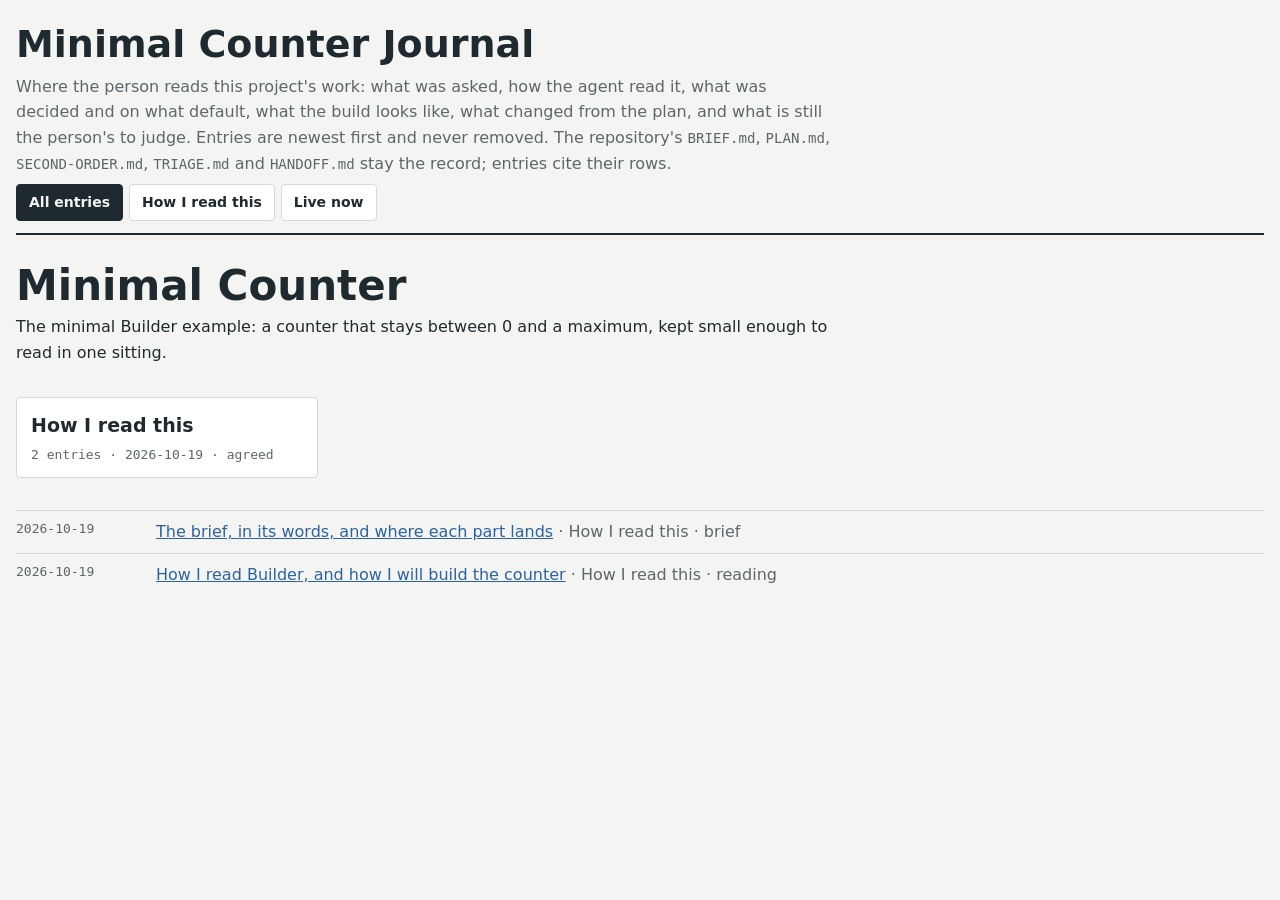
<file: examples/minimal-journal/index.html>
<!doctype html>
<html lang="en">
<head>
<meta charset="utf-8">
<meta name="viewport" content="width=device-width, initial-scale=1, viewport-fit=cover">
<title>Minimal Counter Journal</title>
<style>
/* The design journal: a row of pages (hash-routed), each a run of entries,
   newest first, dated on a left rail. Pictures open full-window; the arrow
   keys step through an entry's pictures. System fonts, so the page works
   opened from disk with no network. tools/journal/ENTRIES.md says what each
   kind of entry holds. */
:root {
  --bg: #f4f5f2; --panel: #ffffff; --fg: #1e2a2f; --muted: #5c676c;
  --line: #d5dad3; --accent: #2b62a0; --mark: #b8452f; --you: #f1dc8a;
  --shade: rgba(10, 14, 18, .94);
  --body: system-ui, -apple-system, "Segoe UI", Roboto, sans-serif;
  --mono: ui-monospace, "SFMono-Regular", Menlo, Consolas, monospace;
}
@media (prefers-color-scheme: dark) { :root:not([data-theme="light"]) {
  --bg: #12171a; --panel: #1a2125; --fg: #e3e9e6; --muted: #9ba7ac; --line: #2c373c;
  --accent: #86b2e4; --mark: #ec8b74; --you: #c9ae4c; color-scheme: dark } }
:root[data-theme="dark"] {
  --bg: #12171a; --panel: #1a2125; --fg: #e3e9e6; --muted: #9ba7ac; --line: #2c373c;
  --accent: #86b2e4; --mark: #ec8b74; --you: #c9ae4c; color-scheme: dark }
* { box-sizing: border-box; }
[hidden] { display: none !important; }
body { margin: 0; background: var(--bg); color: var(--fg); font: 16px/1.6 var(--body);
  padding: 24px max(16px, env(safe-area-inset-right, 0px)) 64px max(16px, env(safe-area-inset-left, 0px)); }
.wrap { max-width: 1600px; margin: 0 auto; display: grid; gap: 28px; }
a { color: var(--accent); }
a:focus-visible, button:focus-visible { outline: 3px solid var(--accent); outline-offset: 2px; }
code { font-family: var(--mono); font-size: .88em; overflow-wrap: anywhere; }
header { display: grid; gap: 8px; border-bottom: 2px solid var(--fg); padding-bottom: 12px; }
header h1 { margin: 0; font-size: clamp(26px, 4vw, 38px); line-height: 1.1; }
header h1 a { color: inherit; text-decoration: none; }
header p { margin: 0; color: var(--muted); max-width: 80ch; }
nav { display: flex; flex-wrap: wrap; gap: 6px; }
nav a { font-weight: 600; font-size: 14px; color: var(--fg); text-decoration: none; padding: 6px 12px; border: 1px solid var(--line); background: var(--panel); border-radius: 4px; }
nav a[aria-current="page"] { background: var(--fg); color: var(--bg); border-color: var(--fg); }
.page { display: grid; gap: 32px; }
.page-head { display: grid; gap: 6px; }
.page-head h2 { margin: 0; font-size: clamp(28px, 4vw, 42px); line-height: 1.08; }
.page-head p { margin: 0; max-width: 80ch; }
.status { font-family: var(--mono); font-size: 13px; color: var(--muted); }
.status b { color: var(--mark); font-weight: 500; }
.entry { display: grid; grid-template-columns: 120px minmax(0, 1fr); gap: 20px; border-top: 1px solid var(--line); padding-top: 22px; }
.stamp { font-family: var(--mono); font-size: 13px; color: var(--muted); display: grid; gap: 4px; align-content: start; position: sticky; top: 12px; }
.stamp time { color: var(--fg); font-size: 14px; }
.stamp span { color: var(--mark); text-transform: uppercase; letter-spacing: .04em; }
.stamp span.you { color: var(--fg); background: var(--you); padding: 0 5px; justify-self: start; }
.entry-body { display: grid; gap: 16px; min-width: 0; }
.entry h3 { margin: 0; font-size: 22px; line-height: 1.2; }
.entry h4 { margin: 6px 0 -4px; font-size: 13px; letter-spacing: .08em; text-transform: uppercase; color: var(--muted); }
.entry p { margin: 0; max-width: 90ch; }
.entry ul, .entry ol { margin: 0; padding-left: 1.2em; display: grid; gap: 4px; }
.blank { color: var(--muted); font-style: italic; }
blockquote { margin: 0; padding: 10px 16px; border-left: 4px solid var(--you); font-style: italic; max-width: 90ch; }
blockquote cite { display: block; font-style: normal; font-family: var(--mono); font-size: 12px; color: var(--muted); margin-top: 6px; }
.tbl { overflow-x: auto; }
table { border-collapse: collapse; width: 100%; font-size: 15px; font-variant-numeric: tabular-nums; }
th, td { text-align: left; padding: 6px 12px 6px 0; border-bottom: 1px solid var(--line); vertical-align: top; }
th { font-size: 12px; letter-spacing: .06em; text-transform: uppercase; color: var(--muted); font-weight: 600; }
ol.qs { list-style: none; padding: 0; display: grid; gap: 10px; }
ol.qs li { border: 1px solid var(--line); background: var(--panel); padding: 10px 14px; border-radius: 4px; }
ol.qs strong { display: block; }
ol.qs em { display: block; font-style: normal; font-family: var(--mono); font-size: 12.5px; color: var(--accent); margin-top: 4px; }
/* Answer chips: drawn by tools/journal/decisions.py from decisions.json. */
.decide-bar { display: flex; flex-wrap: wrap; gap: 8px 10px; align-items: center; }
.act { font: 600 14px var(--body); color: var(--fg); background: var(--panel); border: 1px solid var(--fg); border-radius: 4px; padding: 6px 12px; cursor: pointer; }
.where { font-family: var(--mono); font-size: 12.5px; color: var(--muted); }
.copyout { width: 100%; font-family: var(--mono); font-size: 13px; color: var(--fg); background: var(--bg); border: 1px solid var(--line); padding: 8px; }
.decide { border: 1px solid var(--line); background: var(--panel); border-radius: 4px; padding: 12px 14px; display: grid; gap: 8px; margin-bottom: 10px; }
.decide.done { border-color: var(--accent); }
.dq { font-weight: 700; }
.qid { font-family: var(--mono); font-weight: 500; font-size: 12.5px; color: var(--mark); margin-right: 6px; }
.dx { color: var(--muted); font-size: 15px; }
.blocks { display: block; font-family: var(--mono); font-size: 12px; color: var(--accent); margin-top: 4px; }
.opt { display: grid; grid-template-columns: 28px minmax(0, 1fr); gap: 10px; align-items: start; text-align: left; width: 100%; font: inherit; font-size: 15px; color: var(--fg); background: var(--bg); border: 1px solid var(--line); border-radius: 4px; padding: 8px 10px; cursor: pointer; }
.opt b { font-family: var(--mono); font-weight: 500; display: grid; place-items: center; width: 26px; height: 26px; border: 1px solid var(--fg); border-radius: 3px; }
.opt[aria-pressed="true"] { border-color: var(--fg); background: color-mix(in srgb, var(--you) 40%, var(--panel)); }
.opt[aria-pressed="true"] b { background: var(--fg); color: var(--bg); }
.dflt { font-style: normal; font-family: var(--mono); font-size: 11.5px; color: var(--mark); text-transform: uppercase; margin-left: 6px; white-space: nowrap; }
details.note summary { cursor: pointer; color: var(--muted); font-family: var(--mono); font-size: 12.5px; }
details.note textarea { width: 100%; margin-top: 6px; font: inherit; color: var(--fg); background: var(--bg); border: 1px solid var(--line); padding: 6px 8px; }
.saved { font-family: var(--mono); font-size: 12px; color: var(--accent); min-height: 1em; margin: 0; }
/* Live now: rewritten on every deploy; journal_check.py matches data-commit to the newest live entry. */
.live-now { border: 2px solid var(--fg); background: var(--panel); padding: 14px 16px; display: grid; gap: 8px; }
.grid { display: grid; grid-template-columns: repeat(auto-fill, minmax(min(100%, 480px), 1fr)); gap: 14px; }
figure { margin: 0; background: var(--panel); border: 1px solid var(--line); border-radius: 4px; overflow: hidden; }
figure button { all: unset; cursor: zoom-in; display: block; width: 100%; }
figure img { display: block; width: 100%; height: auto; }
figcaption { padding: 8px 12px 10px; font-size: 14px; color: var(--muted); }
figcaption b { color: var(--fg); }
.cards { display: grid; grid-template-columns: repeat(auto-fill, minmax(min(100%, 300px), 1fr)); gap: 14px; }
.card { display: grid; gap: 4px; text-decoration: none; color: inherit; background: var(--panel); border: 1px solid var(--line); border-radius: 4px; padding: 12px 14px; }
.card strong { font-size: 19px; }
.card span { font-family: var(--mono); font-size: 13px; color: var(--muted); }
.timeline { list-style: none; margin: 0; padding: 0; }
.timeline li { display: grid; grid-template-columns: 120px minmax(0, 1fr); gap: 20px; padding: 8px 0; border-top: 1px solid var(--line); }
.timeline time { font-family: var(--mono); font-size: 13px; color: var(--muted); }
.timeline em { font-style: normal; color: var(--muted); }
.lb { position: fixed; inset: 0; z-index: 10; background: var(--shade); display: grid; grid-template-rows: minmax(0, 1fr) auto; padding: 16px; gap: 10px; }
.lb img { width: 100%; height: 100%; object-fit: contain; cursor: zoom-out; }
.lb p { margin: 0 auto; max-width: 90ch; color: #dde4ea; text-align: center; }
.lb button { position: absolute; width: 44px; height: 44px; font-size: 22px; color: #fff; background: rgba(255,255,255,.1); border: 1px solid rgba(255,255,255,.3); border-radius: 4px; cursor: pointer; }
.lb .x { top: 12px; right: 12px; } .lb .prev { left: 12px; top: 50%; } .lb .next { right: 12px; top: 50%; }
@media (max-width: 640px) {
  .entry, .timeline li { grid-template-columns: minmax(0, 1fr); gap: 6px; }
  .stamp { position: static; display: flex; gap: 12px; }
}
</style>
</head>
<body>
<div class="wrap">
  <header>
    <h1><a href="#home">Minimal Counter Journal</a></h1>
    <p>Where the person reads this project's work: what was asked, how the agent read it, what was decided and on what default, what the build looks like, what changed from the plan, and what is still the person's to judge. Entries are newest first and never removed. The repository's <code>BRIEF.md</code>, <code>PLAN.md</code>, <code>SECOND-ORDER.md</code>, <code>TRIAGE.md</code> and <code>HANDOFF.md</code> stay the record; entries cite their rows.</p>
    <nav aria-label="Pages">
      <a href="#home">All entries</a>
      <a href="#reading">How I read this</a>
      <a href="#now">Live now</a>
      <!-- One link per page added later: one page per major update, level or feature. -->
    </nav>
  </header>

  <main>
  <section class="page" id="home" data-page>
    <div class="page-head">
      <h2>Minimal Counter</h2>
      <p>The minimal Builder example: a counter that stays between 0 and a maximum, kept small enough to read in one sitting.</p>
    </div>
    <div class="cards">
      <a class="card" href="#reading"><strong>How I read this</strong><span>2 entries · 2026-10-19 · agreed</span></a>
    </div>
    <ol class="timeline">
      <li><time>2026-10-19</time><span><a href="#reading">The brief, in its words, and where each part lands</a> <em>· How I read this · brief</em></span></li>
      <li><time>2026-10-19</time><span><a href="#reading">How I read Builder, and how I will build the counter</a> <em>· How I read this · reading</em></span></li>
      <!-- One row per entry, newest first: <li><time>YYYY-MM-DD</time><span><a href="#page">Title</a> <em>· Page · kind</em></span></li> -->
    </ol>
  </section>

  <section class="page" id="reading" data-page hidden>
    <div class="page-head">
      <h2>How I read this</h2>
      <p>Before planning, the agent reads Builder and the brief back to the person, and turns that reading into numbered rules, an ID scheme and stop points the person can correct. The person's answers then move into <code>CLAUDE.md</code> and tests, which every later session reads.</p>
    </div>

    <article class="entry" id="2026-10-19-plan-press" data-kind="plan">
      <div class="stamp"><time datetime="2026-10-19">2026-10-19</time><span>plan</span></div>
      <div class="entry-body">
        <h3>How one press moves through the build</h3>
        <p>Every rule is in the core; the page only sends the action and draws the answer. Step through one press of Add below. The code beside each step is the core's own <code>act</code>, copied from <code>crates/core/src/api.rs</code> lines 47 to 61; the scene is <code>flows/press.json</code>, put in place by <code>python3 tools/journal/animate.py</code>.</p>
<!--FLOW id=press-->
<div class="flow-fig" role="figure" aria-label="One press of Add, from the button to the screen" data-status="measured" data-steps="7"><div data-flow="press"></div><script type="application/json" data-flow-scene="press">{"id":"press","title":"One press of Add, from the button to the screen","status":"measured","from":"examples/minimal: web/app.js, crates/shim/src/lib.rs, crates/core/src/api.rs act()","viewBox":"0 0 900 260","zones":[{"x":20,"y":30,"w":250,"h":200,"label":"Page (web/)","tone":"a"},{"x":300,"y":30,"w":180,"h":200,"label":"Shim","tone":"b"},{"x":510,"y":30,"w":370,"h":200,"label":"Core (crates/core)","tone":"c"}],"nodes":{"btn":[145,90,"Add button","client"],"draw":[145,180,"draw()","client"],"shim":[390,130,"act()","mod"],"act":[600,90,"api::act"],"apply":[790,90,"counter::apply"],"view":[700,180,"counter::view","store"]},"edges":[["btn","shim"],["shim","act"],["act","apply"],["apply","view"],["view","shim"],["shim","draw"]],"code":{"act":{"file":"crates/core/src/api.rs","first":47,"lines":["pub fn act(settings_json: &str, state_json: &str, action: &str) -> String {","    let run = || -> Result<String, String> {","        let s = settings(settings_json)?;","        let state: State =","            serde_json::from_str(state_json).map_err(|e| format!(\"The state could not be read: {e}\"))?;","        let action: Action = serde_json::from_value(serde_json::Value::String(action.to_string()))","            .map_err(|_| format!(\"Unknown action \\\"{action}\\\".\"))?;","        let next = counter::apply(&s, state, action);","        Ok(ok(&Screen {","            view: counter::view(&s, next),","            settings: &s,","            state: next,","        }))","    };","    run().unwrap_or_else(error)"]}},"flows":[{"id":"add","title":"Add","sum":"The page sends the action; the core decides the new count and describes the screen; the page draws it.","steps":[{"t":"The Add button calls act with the settings, the state the page holds and the action \"add\".","go":[{"path":["btn","shim"],"kind":"req"}]},{"t":"The shim passes the three strings to the core unchanged; it decides nothing.","go":[{"path":["shim","act"],"kind":"req"}],"c":"act","hl":[47,47]},{"t":"The core reads the settings and the state, and refuses an action it does not know.","work":["act"],"c":"act","hl":[[49,53]]},{"t":"counter::apply works out the next count, stopping at the maximum.","go":[{"path":["act","apply"],"kind":"req"}],"c":"act","hl":[54,54]},{"t":"counter::view describes the screen for that count: the number and which buttons are on.","go":[{"path":["apply","view"],"kind":"req"}],"c":"act","hl":[[55,59]]},{"t":"The screen goes back through the shim to the page as JSON.","go":[{"path":["view","shim","draw"],"kind":"res"}]},{"t":"draw() shows what the core described, and keeps the new state for the next press.","work":["draw"]}]}]}</script><p class="flow-cap"><b>One press of Add, from the button to the screen.</b> <span class="flow-status">Measured</span> from examples/minimal: web/app.js, crates/shim/src/lib.rs, crates/core/src/api.rs act().</p><details class="flow-steps"><summary>Every step as text</summary><ol><li><b>Add.</b> The page sends the action; the core decides the new count and describes the screen; the page draws it.<ol><li>The Add button calls act with the settings, the state the page holds and the action &quot;add&quot;.</li><li>The shim passes the three strings to the core unchanged; it decides nothing.</li><li>The core reads the settings and the state, and refuses an action it does not know.</li><li>counter::apply works out the next count, stopping at the maximum.</li><li>counter::view describes the screen for that count: the number and which buttons are on.</li><li>The screen goes back through the shim to the page as JSON.</li><li>draw() shows what the core described, and keeps the new state for the next press.</li></ol></li></ol></details></div>
<!--/FLOW-->
        <p>Not shown: the reset and remove actions, which take the same path.</p>
      </div>
    </article>

    <article class="entry" id="opening" data-kind="reading">
      <div class="stamp"><time datetime="2026-10-19">2026-10-19</time><span>agreed</span></div>
      <div class="entry-body">
        <h3>How I read Builder, and how I will build the counter</h3>
        <h4>What Builder asks of me</h4>
        <p>The one rule here, that the count stays between 0 and the maximum and moves by the step, lives in <code>crates/core/src/counter.rs</code> and is tested there with values worked out by hand. The shim passes values and decides nothing. The page draws the view the core returns, including whether Add and Remove are enabled, and holds no number of its own. The brief approves the plan in advance, so I build without stopping and the person's gate is using the page; I may not push or deploy.</p>
        <h4>What this project adds or changes</h4>
        <p>Nothing in <code>BUILDER-SPEC.md</code>'s change table, and no kit. The maximum and the step are presentation of the brief's choice, read from <code>data/counter.json</code> and checked by the core.</p>
        <h4>Measured before any edit</h4>
        <p>The copied template passes its own <code>./scripts/check.sh</code>; the reference repository runs that check on every commit.</p>
        <h4>Rules I will hold to</h4>
        <div class="tbl"><table>
          <tr><th>#</th><th>Rule</th><th>Held by</th></tr>
          <tr><td>MC-1</td><td>Add never takes the count past the maximum, and Remove never below 0</td><td><code>adding_stops_at_the_maximum</code>, <code>removing_stops_at_zero</code>, and a row in <code>tests/breaks.json</code></td></tr>
          <tr><td>MC-2</td><td>The page decides nothing about the count, including when a button is disabled</td><td>the boundary scan of <code>web/</code></td></tr>
          <tr><td>MC-3</td><td>Settings the rule cannot use (a step of 0, a step larger than the maximum) are refused with a message, never clamped silently</td><td><code>check_settings</code> and its tests</td></tr>
        </table></div>
        <h4>Numbers</h4>
        <p>Questions take the prefix MC (MC-Q1 …); requests become numbered <code>TRIAGE.md</code> rows, and notebook rows keep Builder's round numbers.</p>
        <h4>Where I stop</h4>
        <p>Nowhere before the handoff, since the plan is approved in advance. Nothing is pushed or deployed.</p>
        <h4>Questions for you</h4>
        <p>None: the brief fixes everything this example needs, so <code>decisions.json</code> holds no questions and no chips are drawn here. Each of MC-1 to MC-3 is already held by a test or a Builder rule, so none was added to <code>CLAUDE.md</code>.</p>
        <div class="decisions"><!--DECIDE page=reading-->
<!--/DECIDE--></div>
      </div>
    </article>

    <article class="entry" id="brief" data-kind="brief">
      <div class="stamp"><time datetime="2026-10-19">2026-10-19</time><span>brief</span></div>
      <div class="entry-body">
        <h3>The brief, in its words, and where each part lands</h3>
        <blockquote>“A counter or similarly small deterministic state machine is sufficient. It exists only to demonstrate a rule in the Rust core, a fast core test, the WebAssembly shim, a static page, a browser interaction, the browser-network check, and the complete Builder check command.”<cite>BRIEF.md, word for word</cite></blockquote>
        <div class="tbl"><table>
          <tr><th>Asked for</th><th>Where it lands</th></tr>
          <tr><td>a small deterministic state machine</td><td>a bounded counter: Add, Remove, Reset (MC-1)</td></tr>
          <tr><td>a rule in the Rust core and a fast core test</td><td><code>counter.rs</code> and its tests</td></tr>
          <tr><td>the WebAssembly shim</td><td><code>crates/shim</code>, one call per function</td></tr>
          <tr><td>a static page and a browser interaction</td><td><code>web/</code>; <code>tests/browser/interactions.py</code> presses Add until the count stops</td></tr>
          <tr><td>the browser-network check and the complete check</td><td><code>./scripts/check.sh</code></td></tr>
        </table></div>
      </div>
    </article>
  </section>
  <section class="page" id="now" data-page hidden>
    <div class="page-head">
      <h2>Live now</h2>
      <p>What is deployed, from which commit, and what changed since the deploy before. Rewritten on every deploy; the live entries below it keep the history.</p>
    </div>
    <div class="live-now" data-commit="">
      <p><b>Nothing is deployed yet.</b></p>
      <p class="blank">On each deploy: the address, the commit (also in data-commit above), the date, the checks run against the live address, what changed since the last deploy with its T rows, and a screenshot of each change.</p>
    </div>
  </section>
  </main>
</div>

<div class="lb" id="lb" hidden role="dialog" aria-modal="true" aria-label="Picture">
  <img id="lb-img" alt="">
  <p id="lb-cap"></p>
  <button class="x" id="lb-x" aria-label="Close">×</button>
  <button class="prev" id="lb-prev" aria-label="Previous picture">‹</button>
  <button class="next" id="lb-next" aria-label="Next picture">›</button>
</div>

<script>
const pages = [...document.querySelectorAll("[data-page]")];
const links = [...document.querySelectorAll("nav a")];
function show() {
  const want = location.hash.slice(1) || "home";
  const page = pages.find(p => p.id === want) || pages[0];
  pages.forEach(p => { p.hidden = p !== page; });
  links.forEach(a => a.getAttribute("href") === "#" + page.id ? a.setAttribute("aria-current", "page") : a.removeAttribute("aria-current"));
}
addEventListener("hashchange", () => { show(); scrollTo(0, 0); });
show();

// Pictures: click to open full-window; arrow keys step through the entry's pictures.
const lb = document.getElementById("lb"), lbImg = document.getElementById("lb-img"), lbCap = document.getElementById("lb-cap");
let set = [], at = 0, opener = null;
function open(i) { at = (i + set.length) % set.length; const f = set[at]; lbImg.src = f.querySelector("img").src; lbCap.textContent = f.querySelector("figcaption")?.textContent || ""; lb.hidden = false; }
function close() { lb.hidden = true; opener?.focus(); }
document.addEventListener("click", e => {
  const b = e.target.closest("figure button");
  if (!b) return;
  opener = b; set = [...b.closest(".entry").querySelectorAll("figure")]; open(set.indexOf(b.closest("figure")));
});
document.getElementById("lb-x").onclick = close; lbImg.onclick = close;
document.getElementById("lb-prev").onclick = () => open(at - 1);
document.getElementById("lb-next").onclick = () => open(at + 1);
addEventListener("keydown", e => {
  if (lb.hidden) return;
  if (e.key === "Escape") close();
  if (e.key === "ArrowLeft") open(at - 1);
  if (e.key === "ArrowRight") open(at + 1);
});
// Answer chips: saved in this browser; also in the page's store when the host
// gives it one (a claude.ai artifact's db); "Copy answers" gives a line for any agent.
(function () {
  const qs = [...new Set([...document.querySelectorAll(".opt[data-q]")].map(b => b.dataset.q))];
  if (!qs.length) return;
  const KEY = "journal-answers:" + document.title;
  let ans = {}, db = null;
  try { ans = JSON.parse(localStorage.getItem(KEY) || "{}") || {}; } catch (e) { ans = {}; }
  const where = [...document.querySelectorAll("[data-where]")];
  const dflt = q => document.querySelector('.opt[data-q="' + q + '"][data-default]')?.dataset.a || "";
  function render() {
    for (const q of qs) {
      const a = ans[q] || {};
      document.querySelectorAll('.opt[data-q="' + q + '"]').forEach(b => b.setAttribute("aria-pressed", String(a.choice === b.dataset.a)));
      const n = document.querySelector('[data-note="' + q + '"]');
      if (n && document.activeElement !== n) n.value = a.note || "";
      const s = document.querySelector('[data-saved="' + q + '"]');
      if (s) s.textContent = a.choice ? "Answered " + a.choice + (a.byDefault ? " (the default)" : "") : (a.note ? "Note saved" : "");
      document.getElementById("dec-" + q)?.classList.toggle("done", !!a.choice);
    }
    const n = qs.filter(q => ans[q]?.choice).length;
    where.forEach(w => { w.textContent = n + " of " + qs.length + " answered, " + (db ? "saved to this page" : "saved in this browser; use Copy answers to send them"); });
  }
  function store(q) {
    try { localStorage.setItem(KEY, JSON.stringify(ans)); } catch (e) {}
    if (db) db.collection("answers").doc(q).set({ choice: ans[q]?.choice || "", note: ans[q]?.note || "", byDefault: !!ans[q]?.byDefault, at: new Date().toISOString() }).catch(() => {});
  }
  document.querySelectorAll(".opt[data-q]").forEach(b => b.addEventListener("click", () => {
    const q = b.dataset.q, a = ans[q] || {};
    ans[q] = { ...a, choice: a.choice === b.dataset.a ? "" : b.dataset.a, byDefault: false }; store(q); render();
  }));
  const timers = {};
  document.querySelectorAll("[data-note]").forEach(n => n.addEventListener("input", () => {
    const q = n.dataset.note; ans[q] = { ...(ans[q] || {}), note: n.value };
    clearTimeout(timers[q]); timers[q] = setTimeout(() => { store(q); render(); }, 600);
  }));
  document.querySelectorAll("[data-defaults]").forEach(b => b.addEventListener("click", () => {
    for (const q of qs) if (!ans[q]?.choice) { ans[q] = { ...(ans[q] || {}), choice: dflt(q), byDefault: true }; store(q); }
    render();
  }));
  document.querySelectorAll("[data-copy]").forEach(b => b.addEventListener("click", () => {
    const line = qs.map(q => q + ": " + (ans[q]?.choice || "-") + (ans[q]?.note ? " (" + ans[q].note.replace(/\s+/g, " ").trim() + ")" : "")).join("; ");
    const out = b.closest(".entry-body")?.querySelector("[data-copyout]");
    if (out) { out.value = line; out.hidden = false; }
    const pick = () => { out?.focus(); out?.select(); };
    try { navigator.clipboard.writeText(line).then(() => where.forEach(w => { w.textContent = "Copied. Paste it to the agent."; }), pick); } catch (e) { pick(); }
  }));
  render();
  if (window.claude?.use) window.claude.use("db").then(async d => {
    if (!d) return; db = d;
    try { for (const doc of (await db.collection("answers").get()).docs) ans[doc.id] = { ...(ans[doc.id] || {}), ...(doc.data() || {}) }; } catch (e) {}
    render();
  }, () => {});
})();
</script>
<!--FLOWSCENE-->
<style>
.flow-fig { background: var(--panel); border: 1px solid var(--line); border-radius: 4px; padding: 12px; margin: 12px 0; }
.flow-fig .flow-cap { font-size: 14px; color: var(--muted); margin: 8px 0 0; }
.flow-fig .flow-status { font-family: var(--mono, monospace); font-size: 12px; text-transform: uppercase; letter-spacing: .06em; color: var(--fg); }
.flow-fig:has([data-ready="true"]) .flow-steps { display: none; }
/* Request-lifecycle animation. Uses the host page's --bg --panel --fg --muted
   --line --accent tokens; adds its own for the four kinds of mark. */
:root {
  --fx-req: #2b62a0; --fx-res: #2f7d4f; --fx-stream: #b8452f; --fx-msg: #7a4fb0;
  --fx-on: #fff4c9; --fx-on-line: #c79a12; --fx-code-bg: #f7f8f5; --fx-lit: #fdeeb5;
  --fx-zone-a: rgba(43, 98, 160, .06); --fx-zone-b: rgba(47, 125, 79, .07);
  --fx-zone-c: rgba(122, 79, 176, .07); --fx-zone-d: rgba(184, 69, 47, .06);
}
@media (prefers-color-scheme: dark) { :root:not([data-theme="light"]) {
  --fx-req: #86b2e4; --fx-res: #7fcf9c; --fx-stream: #ec8b74; --fx-msg: #c3a3ef;
  --fx-on: #3b3415; --fx-on-line: #e0c15a; --fx-code-bg: #11171a; --fx-lit: #3d3516;
  --fx-zone-a: rgba(134, 178, 228, .08); --fx-zone-b: rgba(127, 207, 156, .08);
  --fx-zone-c: rgba(195, 163, 239, .08); --fx-zone-d: rgba(236, 139, 116, .08); } }
:root[data-theme="dark"] {
  --fx-req: #86b2e4; --fx-res: #7fcf9c; --fx-stream: #ec8b74; --fx-msg: #c3a3ef;
  --fx-on: #3b3415; --fx-on-line: #e0c15a; --fx-code-bg: #11171a; --fx-lit: #3d3516;
  --fx-zone-a: rgba(134, 178, 228, .08); --fx-zone-b: rgba(127, 207, 156, .08);
  --fx-zone-c: rgba(195, 163, 239, .08); --fx-zone-d: rgba(236, 139, 116, .08); }

.fx { display: grid; gap: 10px; min-width: 0; }
.fx-pick { display: flex; flex-wrap: wrap; gap: 6px; }
.fx-pick button, .fx-ctl button, .fx-ctl select {
  font: inherit; font-size: .9em; color: var(--fg); background: var(--panel);
  border: 1px solid var(--line); border-radius: 999px; padding: 5px 12px; cursor: pointer; }
.fx-pick button[aria-selected="true"] { background: var(--accent); border-color: var(--accent); color: var(--bg); }
.fx button:focus-visible, .fx select:focus-visible { outline: 2px solid var(--accent); outline-offset: 2px; }
.fx-sum { margin: 0; color: var(--muted); }
.fx-stage { display: grid; grid-template-columns: minmax(0, 1.55fr) minmax(0, 1fr); gap: 12px; align-items: stretch; }
@media (max-width: 900px) { .fx-stage { grid-template-columns: minmax(0, 1fr); } }
.fx-scene { min-width: 0; border: 1px solid var(--line); border-radius: 10px; background: var(--panel); overflow-x: auto; }
.fx-scene svg { display: block; width: 100%; min-width: 560px; height: auto; }
.fx-code { margin: 0; min-width: 0; display: flex; flex-direction: column; border: 1px solid var(--line);
  border-radius: 10px; background: var(--fx-code-bg); overflow: hidden; }
.fx-code figcaption { font: 600 .78em var(--mono, ui-monospace, monospace); padding: 8px 10px;
  border-bottom: 1px solid var(--line); color: var(--muted); overflow-wrap: anywhere; }
.fx-code pre { margin: 0; padding: 8px 0; overflow: auto; max-height: 420px; flex: 1;
  font: .74em/1.5 var(--mono, ui-monospace, monospace); color: var(--fg); }
.fx-row { display: block; padding: 0 10px 0 0; white-space: pre; }
.fx-lit { background: var(--fx-lit); }
.fx-ln { display: inline-block; width: 3.6em; padding-right: .8em; text-align: right; color: var(--muted); user-select: none; }
.fx-now { margin: 0; min-height: 3em; font-size: 1.02em; }
.fx-ctl { display: flex; flex-wrap: wrap; gap: 8px; align-items: center; }
.fx-ctl label { color: var(--muted); font-size: .9em; }
.fx-count { color: var(--muted); font-size: .9em; font-variant-numeric: tabular-nums; }
.fx-key { display: flex; flex-wrap: wrap; gap: 4px 16px; margin: 0; padding: 0; list-style: none; color: var(--muted); font-size: .85em; }
.fx-key li { display: flex; align-items: center; }
.fx-list summary { cursor: pointer; color: var(--accent); }
.fx-list ol { margin: 8px 0 0; padding-left: 1.6em; }
.fx-jump { all: unset; cursor: pointer; display: block; padding: 2px 0; }
.fx-jump:focus-visible { outline: 2px solid var(--accent); }
.fx-cur .fx-jump { font-weight: 600; }

.fx-zone { stroke: var(--line); stroke-dasharray: 4 4; }
.fx-zone-a { fill: var(--fx-zone-a); } .fx-zone-b { fill: var(--fx-zone-b); }
.fx-zone-c { fill: var(--fx-zone-c); } .fx-zone-d { fill: var(--fx-zone-d); }
.fx-zlabel { font: 600 12px var(--body, system-ui, sans-serif); fill: var(--muted); letter-spacing: .04em; text-transform: uppercase; }
.fx-edge { fill: none; stroke: var(--line); stroke-width: 1.5; }
.fx-dash { stroke-dasharray: 5 4; }
.fx-node rect { fill: var(--panel); stroke: var(--muted); stroke-width: 1.2; }
.fx-node text { font: 12.5px var(--body, system-ui, sans-serif); fill: var(--fg); }
.fx-store rect { stroke-dasharray: 0; stroke-width: 2; }
.fx-ext rect { stroke-dasharray: 5 3; }
.fx-mod rect { stroke: var(--fx-msg); stroke-width: 1.8; }
.fx-bus rect { stroke: var(--fx-msg); stroke-width: 2.2; }
.fx-new rect { stroke: var(--fx-res); stroke-width: 1.8; }
.fx-chg rect { stroke: var(--fx-stream); stroke-width: 1.8; stroke-dasharray: 6 3; }
.fx-new rect { fill: color-mix(in srgb, var(--fx-res) 10%, var(--panel)); }
.fx-on rect { fill: var(--fx-on); stroke: var(--fx-on-line); stroke-width: 2.4; }
.fx-live { fill: none; stroke-width: 3; opacity: .55; }
.fx-live-req { stroke: var(--fx-req); } .fx-live-res { stroke: var(--fx-res); }
.fx-live-stream { stroke: var(--fx-stream); stroke-dasharray: 8 5; } .fx-live-msg { stroke: var(--fx-msg); stroke-dasharray: 2 4; }
.fx-m { stroke: var(--panel); stroke-width: 1.5; }
.fx-req { fill: var(--fx-req); } .fx-res { fill: var(--fx-res); }
.fx-stream { fill: var(--fx-stream); } .fx-msg { fill: var(--fx-msg); }
</style>
<script type="application/json" id="flow-labels">{"pick":"Flows","picture":"Animation","codePanel":"The code or contract for this step","back":"◀","backName":"Previous step","next":"▶","nextName":"Next step","play":"Play","pause":"Pause","restart":"Restart","speed":"Speed","slow":"slow","normal":"normal","fast":"fast","kinds":{"req":"a request","res":"a reply","stream":"a stream (kept open)","msg":"an event or queued message"},"everyStep":"Every step as text","noCode":"No code for this step","count":"Step {n} of {of}","failed":"This animation could not load its scene."}</script>
<script>
/* Request-lifecycle animation, after the ToyTalk journal's tab 9.
   FlowScene(root, scene, code) draws scene.nodes as boxes inside scene.zones,
   then plays one flow at a time: each step moves marks along paths of nodes
   (a request, a reply, a stream or an event, told apart by shape and colour),
   lights the pieces that work, shows the code that runs (or, for a proposed
   flow, the contract), and keeps a text list of every step.

   The author's engine from the SnapClass guide, carried into Builder as kits/flowscene
   with their approval (Manim Lab T8). Changes from the original: every word the
   reader sees comes from <script type="application/json" id="flow-labels">;
   <div data-flow="ID"> reads its scene from an inline
   <script type="application/json" data-flow-scene="ID"> (so a journal works opened
   from disk), else loads flows/ID.json; reduced motion is read at every step, not
   once; a scene stops playing when it leaves the screen or the tab is hidden; and
   one scene that fails to load does not stop the others. The same file is
   template/tools/journal/flowscene/engine.js (scripts/check-sync.sh). It holds
   layout and timing numbers, so it belongs in a deck or journal, outside web/
   (Builder D3). */
(function () {
  "use strict";
  const NS = "http://www.w3.org/2000/svg";
  const labelsEl = document.getElementById("flow-labels");
  const L = labelsEl ? JSON.parse(labelsEl.textContent) : {};
  const KINDS = { req: "circle", res: "square", stream: "diamond", msg: "triangle" };
  function svgEl(tag, attrs, parent) {
    const e = document.createElementNS(NS, tag);
    for (const k in attrs) e.setAttribute(k, attrs[k]);
    if (parent) parent.appendChild(e);
    return e;
  }
  function htmlEl(tag, cls, parent, text) {
    const e = document.createElement(tag);
    if (cls) e.className = cls;
    if (text != null) e.textContent = text;
    if (parent) parent.appendChild(e);
    return e;
  }
  function markShape(kind, parent, size) {
    const s = size || 7;
    if (kind === "res") return svgEl("rect", { x: -s, y: -s, width: 2 * s, height: 2 * s, class: "fx-m fx-res" }, parent);
    if (kind === "stream") return svgEl("polygon", { points: `0,${-s - 2} ${s + 2},0 0,${s + 2} ${-s - 2},0`, class: "fx-m fx-stream" }, parent);
    if (kind === "msg") return svgEl("polygon", { points: `0,${-s - 2} ${s + 2},${s} ${-s - 2},${s}`, class: "fx-m fx-msg" }, parent);
    return svgEl("circle", { r: s, class: "fx-m fx-req" }, parent);
  }

  function FlowScene(root, scene, code) {
    const W = scene.boxW || 150, H = scene.boxH || 44;
    const N = scene.nodes, VIA = scene.via || {};
    const flows = scene.flows;
    const motion = window.matchMedia ? matchMedia("(prefers-reduced-motion: reduce)") : null;
    const reduced = () => !!(motion && motion.matches);
    let flow = flows[0], at = 0, playing = false, timer = null, anim = null;

    root.classList.add("fx");
    const pick = htmlEl("div", "fx-pick", root);
    pick.setAttribute("role", "tablist");
    pick.setAttribute("aria-label", scene.pickLabel || L.pick);
    const sum = htmlEl("p", "fx-sum", root);
    const stage = htmlEl("div", "fx-stage", root);
    const sceneBox = htmlEl("div", "fx-scene", stage);
    const svg = svgEl("svg", { viewBox: scene.viewBox || "0 0 1000 620", role: "img" }, sceneBox);
    svgEl("title", {}, svg).textContent = scene.title || L.picture;
    const panel = htmlEl("figure", "fx-code", stage);
    panel.setAttribute("aria-label", L.codePanel);
    const panelH = htmlEl("figcaption", "", panel);
    const panelP = htmlEl("pre", "", panel);
    const now = htmlEl("p", "fx-now", root);
    now.setAttribute("aria-live", "polite");
    const ctl = htmlEl("div", "fx-ctl", root);
    const bPrev = htmlEl("button", "", ctl, L.back); bPrev.type = "button"; bPrev.setAttribute("aria-label", L.backName);
    const bPlay = htmlEl("button", "fx-play", ctl, L.play); bPlay.type = "button";
    const bNext = htmlEl("button", "", ctl, L.next); bNext.type = "button"; bNext.setAttribute("aria-label", L.nextName);
    const bRestart = htmlEl("button", "", ctl, L.restart); bRestart.type = "button";
    const spLabel = htmlEl("label", "", ctl, L.speed + " ");
    const speed = htmlEl("select", "", spLabel);
    [["0.5", L.slow], ["1", L.normal], ["2", L.fast]].forEach(([v, t]) => {
      const o = htmlEl("option", "", speed, t); o.value = v; if (v === "1") o.selected = true;
    });
    const count = htmlEl("span", "fx-count", ctl);
    const key = htmlEl("ul", "fx-key", root);
    for (const k in KINDS) {
      const li = htmlEl("li", "", key);
      const s = svgEl("svg", { width: 22, height: 18, "aria-hidden": "true" }, li);
      const g = svgEl("g", { transform: "translate(11,9)" }, s);
      markShape(k, g, 5);
      li.appendChild(document.createTextNode(" " + L.kinds[k]));
    }
    const details = htmlEl("details", "fx-list", root);
    htmlEl("summary", "", details, L.everyStep);
    const steps = htmlEl("ol", "", details);

    // Zones, edges, nodes.
    const gZones = svgEl("g", {}, svg), gEdges = svgEl("g", {}, svg), gLive = svgEl("g", {}, svg);
    const gNodes = svgEl("g", {}, svg), gMarks = svgEl("g", {}, svg);
    (scene.zones || []).forEach(z => {
      svgEl("rect", { x: z.x, y: z.y, width: z.w, height: z.h, rx: 14, class: "fx-zone fx-zone-" + (z.tone || "a") }, gZones);
      const t = svgEl("text", { x: z.x + 12, y: z.y + 20, class: "fx-zlabel" }, gZones);
      t.textContent = z.label;
    });
    const box = {};
    for (const id in N) {
      const [x, y, label, kind] = N[id];
      const g = svgEl("g", { class: "fx-node fx-" + (kind || "svc"), "data-n": id }, gNodes);
      svgEl("rect", { x: x - W / 2, y: y - H / 2, width: W, height: H, rx: kind === "store" ? 16 : 7 }, g);
      const parts = String(label).split("\n");
      parts.forEach((p, i) => {
        const t = svgEl("text", { x, y: y + 5 + (i - (parts.length - 1) / 2) * 15, "text-anchor": "middle" }, g);
        t.textContent = p;
      });
      box[id] = g;
    }
    function border(a, toward) {
      const [x, y] = N[a], dx = toward[0] - x, dy = toward[1] - y;
      const s = Math.min(dx ? (W / 2) / Math.abs(dx) : Infinity, dy ? (H / 2) / Math.abs(dy) : Infinity);
      return [x + dx * s, y + dy * s];
    }
    function segment(a, b) {
      const fwd = VIA[a + ">" + b], back = VIA[b + ">" + a];
      const mid = fwd ? fwd.slice() : back ? back.slice().reverse() : [];
      if (!mid.length) return [border(a, N[b]), border(b, N[a])];
      return [border(a, mid[0]), ...mid, border(b, mid[mid.length - 1])];
    }
    function polyline(path) {
      let pts = [];
      for (let i = 0; i < path.length - 1; i++) {
        const s = segment(path[i], path[i + 1]);
        pts = pts.length ? pts.concat([N[path[i]].slice(0, 2)], s) : s;
      }
      return pts;
    }
    (scene.edges || []).forEach(([a, b, dashed]) => {
      svgEl("polyline", { points: segment(a, b).map(p => p.join(",")).join(" "), class: "fx-edge" + (dashed ? " fx-dash" : "") }, gEdges);
    });

    function showCode(step) {
      panelP.textContent = "";
      if (step.c && code && code[step.c]) {
        const c = code[step.c];
        const hl = step.hl ? (typeof step.hl[0] === "number" ? [step.hl] : step.hl) : [];
        const lit = n => hl.some(([a, b]) => n >= a && n <= b);
        panelH.textContent = c.lines.length ? c.file + ":" + c.first + "–" + (c.first + c.lines.length - 1) : c.file;
        let first = null;
        c.lines.forEach((line, i) => {
          const n = c.first + i, row = htmlEl("span", "fx-row" + (lit(n) ? " fx-lit" : ""), panelP);
          htmlEl("span", "fx-ln", row, String(n));
          row.appendChild(document.createTextNode(line + "\n"));
          if (lit(n) && first === null) first = row;
        });
        panelP.scrollTop = first ? Math.max(0, first.offsetTop - panelP.offsetTop - 24) : 0;
        panel.hidden = false;
      } else if (step.x) {
        panelH.textContent = step.x.h;
        step.x.body.split("\n").forEach(line => {
          const row = htmlEl("span", "fx-row", panelP);
          row.appendChild(document.createTextNode(line + "\n"));
        });
        panelP.scrollTop = 0;
        panel.hidden = false;
      } else {
        panelH.textContent = scene.noCode || L.noCode;
        panel.hidden = false;
      }
    }

    function clearMotion() {
      if (anim) cancelAnimationFrame(anim);
      anim = null;
      gMarks.textContent = "";
      gLive.textContent = "";
    }
    function light(step) {
      const on = new Set(step.work || []);
      (step.go || []).forEach(m => { on.add(m.path[0]); on.add(m.path[m.path.length - 1]); });
      for (const id in box) box[id].classList.toggle("fx-on", on.has(id));
    }
    function move(step, done) {
      clearMotion();
      const items = (step.go || []).map(m => {
        const pts = polyline(m.path);
        svgEl("polyline", { points: pts.map(p => p.join(",")).join(" "), class: "fx-live fx-live-" + m.kind }, gLive);
        const lens = [];
        let total = 0;
        for (let i = 1; i < pts.length; i++) {
          const d = Math.hypot(pts[i][0] - pts[i - 1][0], pts[i][1] - pts[i - 1][1]);
          lens.push(d); total += d;
        }
        const g = svgEl("g", {}, gMarks);
        markShape(m.kind, g);
        return { pts, lens, total, g };
      });
      if (!items.length) { done(); return; }
      const place = (it, f) => {
        let d = f * it.total, i = 0;
        while (i < it.lens.length - 1 && d > it.lens[i]) { d -= it.lens[i]; i++; }
        const a = it.pts[i], b = it.pts[i + 1], r = it.lens[i] ? d / it.lens[i] : 1;
        it.g.setAttribute("transform", `translate(${a[0] + (b[0] - a[0]) * r},${a[1] + (b[1] - a[1]) * r})`);
      };
      if (reduced()) { items.forEach(it => place(it, 1)); done(); return; }
      const longest = Math.max(...items.map(it => it.total));
      const dur = Math.max(700, longest * 2.2) / +speed.value;
      const t0 = performance.now();
      const tick = t => {
        const f = Math.min(1, (t - t0) / dur);
        items.forEach(it => place(it, f));
        if (f < 1) anim = requestAnimationFrame(tick); else { anim = null; done(); }
      };
      anim = requestAnimationFrame(tick);
    }

    function render() {
      const step = flow.steps[at];
      light(step);
      showCode(step);
      now.textContent = (at + 1) + ". " + step.t;
      count.textContent = L.count.replace("{n}", at + 1).replace("{of}", flow.steps.length);
      [...steps.children].forEach((li, i) => li.classList.toggle("fx-cur", i === at));
      [...steps.children].forEach((li, i) => li.toggleAttribute("aria-current", i === at));
      move(step, () => {
        if (!playing) return;
        clearTimeout(timer);
        const dwell = (900 + step.t.length * 28) / +speed.value;
        timer = setTimeout(() => {
          if (!playing) return;
          if (at < flow.steps.length - 1) { at++; render(); } else stop();
        }, dwell);
      });
    }
    function stop() { playing = false; clearTimeout(timer); bPlay.textContent = L.play; }
    function choose(f) {
      stop(); flow = f; at = 0;
      [...pick.children].forEach(b => b.setAttribute("aria-selected", String(b.dataset.f === f.id)));
      sum.textContent = f.sum;
      steps.textContent = "";
      f.steps.forEach((s, i) => {
        const li = htmlEl("li", "", steps);
        const b = htmlEl("button", "fx-jump", li, s.t);
        b.type = "button";
        b.addEventListener("click", () => { stop(); at = i; render(); });
      });
      render();
    }
    flows.forEach(f => {
      const b = htmlEl("button", "", pick, f.title);
      b.type = "button"; b.dataset.f = f.id; b.setAttribute("role", "tab");
      b.addEventListener("click", () => choose(f));
    });
    bPrev.addEventListener("click", () => { stop(); if (at > 0) { at--; render(); } });
    bNext.addEventListener("click", () => { stop(); if (at < flow.steps.length - 1) { at++; render(); } });
    bRestart.addEventListener("click", () => { stop(); at = 0; render(); });
    bPlay.addEventListener("click", () => {
      if (playing) { stop(); return; }
      if (at >= flow.steps.length - 1) at = 0;
      playing = true; bPlay.textContent = L.pause; render();
    });
    root.addEventListener("keydown", e => {
      if (e.target.closest("select,textarea,input")) return;
      if (e.key === "ArrowRight" || e.key === "ArrowLeft") {
        e.preventDefault(); e.stopPropagation();
        (e.key === "ArrowRight" ? bNext : bPrev).click();
      }
    });
    if (motion && motion.addEventListener) motion.addEventListener("change", () => { if (reduced()) stop(); });
    if (window.IntersectionObserver) {
      new IntersectionObserver(es => es.forEach(e => { if (!e.isIntersecting && playing) stop(); })).observe(root);
    }
    document.addEventListener("visibilitychange", () => { if (document.hidden && playing) stop(); });
    choose(flows.find(f => f.id === scene.start) || flows[0]);
    return { stop, choose: id => choose(flows.find(f => f.id === id) || flows[0]) };
  }
  window.FlowScene = FlowScene;

  // <div data-flow="ID"> plays the scene in <script type="application/json"
  // data-flow-scene="ID"> when the page holds one (a journal: tools/journal/animate.py
  // puts it there), else loads flows/ID.json: the scene, with its code excerpts, if
  // any, under "code". The root's data-flow-base names the folder that holds flows/.
  const start = (root, scene) => {
    try { root.flowScene = FlowScene(root, scene, scene.code || null); root.dataset.ready = "true"; }
    catch (e) { root.textContent = L.failed; root.dataset.failed = "true"; }
  };
  document.querySelectorAll("[data-flow]").forEach(root => {
    const inline = [...document.querySelectorAll("script[data-flow-scene]")].find(s => s.dataset.flowScene === root.dataset.flow);
    if (inline) {
      let scene = null;
      try { scene = JSON.parse(inline.textContent); } catch (e) { root.textContent = L.failed; root.dataset.failed = "true"; return; }
      start(root, scene);
      return;
    }
    const at = root.closest("[data-flow-base]");
    const pre = at ? at.dataset.flowBase : "";
    fetch(pre + "flows/" + root.dataset.flow + ".json")
      .then(r => { if (!r.ok) throw new Error(r.status); return r.json(); })
      .then(scene => start(root, scene))
      .catch(() => { root.textContent = L.failed; root.dataset.failed = "true"; });
  });
})();
</script>
<!--/FLOWSCENE-->
</body>
</html>
</file>
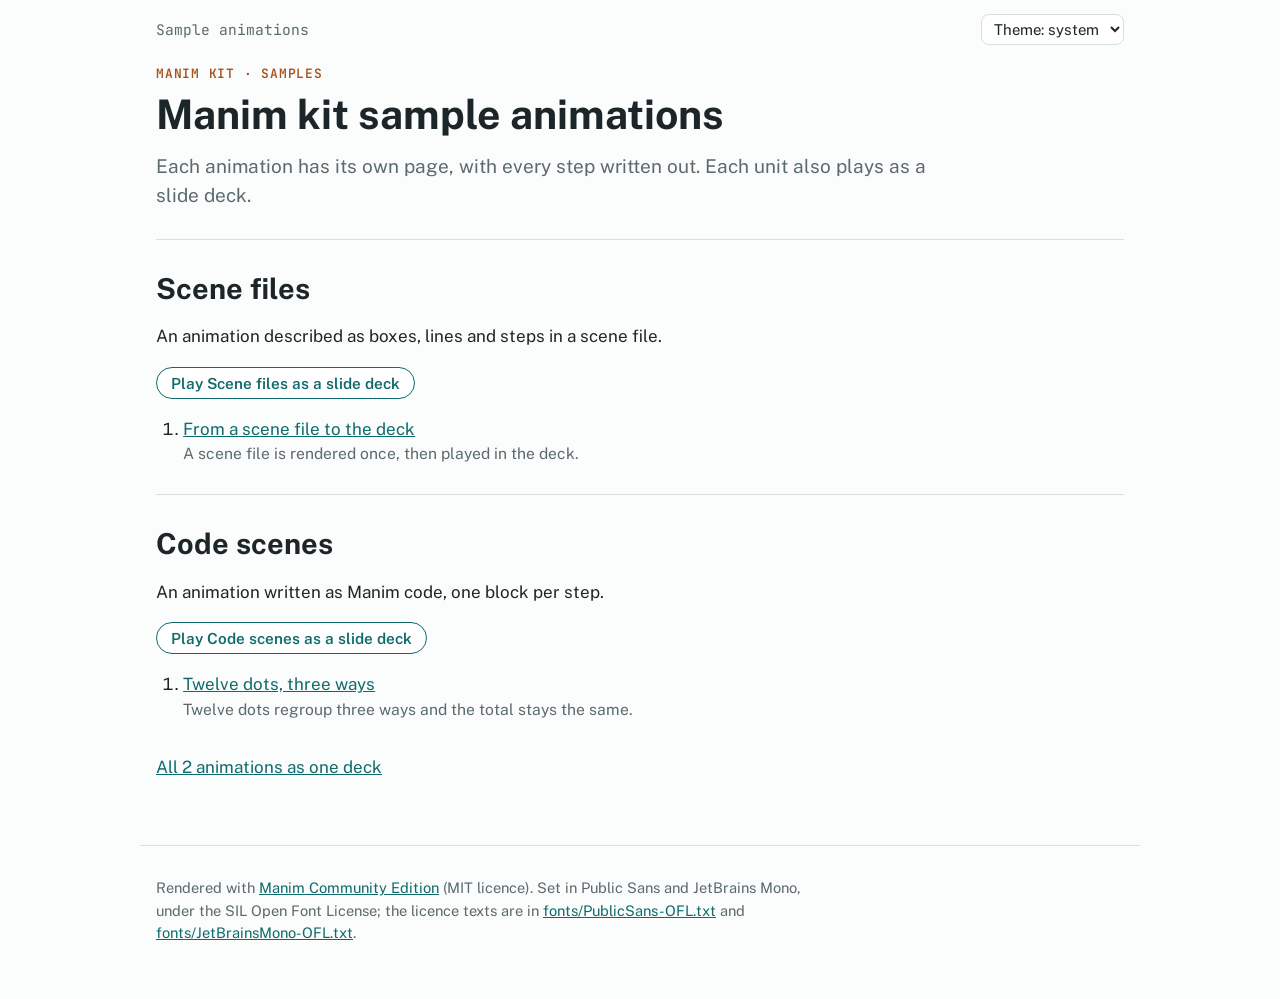
<file: kits/manim/deck/index.html>
<!doctype html>
<html lang="en">
<head>
<meta charset="utf-8">
<meta name="viewport" content="width=device-width, initial-scale=1, viewport-fit=cover">
<title>Manim kit sample animations</title>
<meta name="description" content="Each animation has its own page, with every step written out. Each unit also plays as a slide deck.">
<link rel="stylesheet" href="manim/theme.css">
<link rel="stylesheet" href="manim/deck.css">
<link rel="stylesheet" href="manim/player.css">
<link rel="stylesheet" href="manim/page.css">
</head>
<body data-theme-key="manim-kit-sample-theme">
<header class="top">
  <nav class="crumbs" aria-label="Where this page is"><span>Sample animations</span></nav>
  <select id="nav-theme" class="pick" aria-label="Theme">
    <option value="auto">Theme: system</option>
    <option value="light">Theme: light</option>
    <option value="dark">Theme: dark</option>
  </select>
</header>
<main class="page">
  <div class="eyebrow">Manim kit · Samples</div>
  <h1>Manim kit sample animations</h1>
  <p class="lead">Each animation has its own page, with every step written out. Each unit also plays as a slide deck.</p>

  <section class="unit" id="flow">
  <h2>Scene files</h2>
  <p>An animation described as boxes, lines and steps in a scene file.</p>
  <p><a class="mp-btn" href="flow/">Play Scene files as a slide deck</a></p>
  <ol class="anims">
    <li><a href="flow/sample-flow/">From a scene file to the deck</a><span>A scene file is rendered once, then played in the deck.</span></li>
  </ol>
  </section>

  <section class="unit" id="code">
  <h2>Code scenes</h2>
  <p>An animation written as Manim code, one block per step.</p>
  <p><a class="mp-btn" href="code/">Play Code scenes as a slide deck</a></p>
  <ol class="anims">
    <li><a href="code/sample-dots/">Twelve dots, three ways</a><span>Twelve dots regroup three ways and the total stays the same.</span></li>
  </ol>
  </section>

  <p class="also"><a href="deck.html">All 2 animations as one deck</a></p>
</main>
<footer class="foot">
  <p>Rendered with <a href="https://www.manim.community/">Manim Community Edition</a> (MIT licence). Set in Public Sans and JetBrains Mono, under the SIL Open Font License; the licence texts are in <a href="fonts/PublicSans-OFL.txt">fonts/PublicSans-OFL.txt</a> and <a href="fonts/JetBrainsMono-OFL.txt">fonts/JetBrainsMono-OFL.txt</a>.</p>
</footer>
<script type="application/json" id="manim-labels">
{"play": "Play", "pause": "Pause", "back": "‹ Back", "backName": "Previous step", "next": "Next ›", "nextName": "Next step", "restart": "Restart", "count": "step {n} of {of}", "everyStep": "Every step, as text", "failed": "This animation could not load its files. Open the page through a web server, not from disk."}
</script>
<script src="manim/page.js"></script>
<script src="manim/player.js"></script>
</body>
</html>
</file>
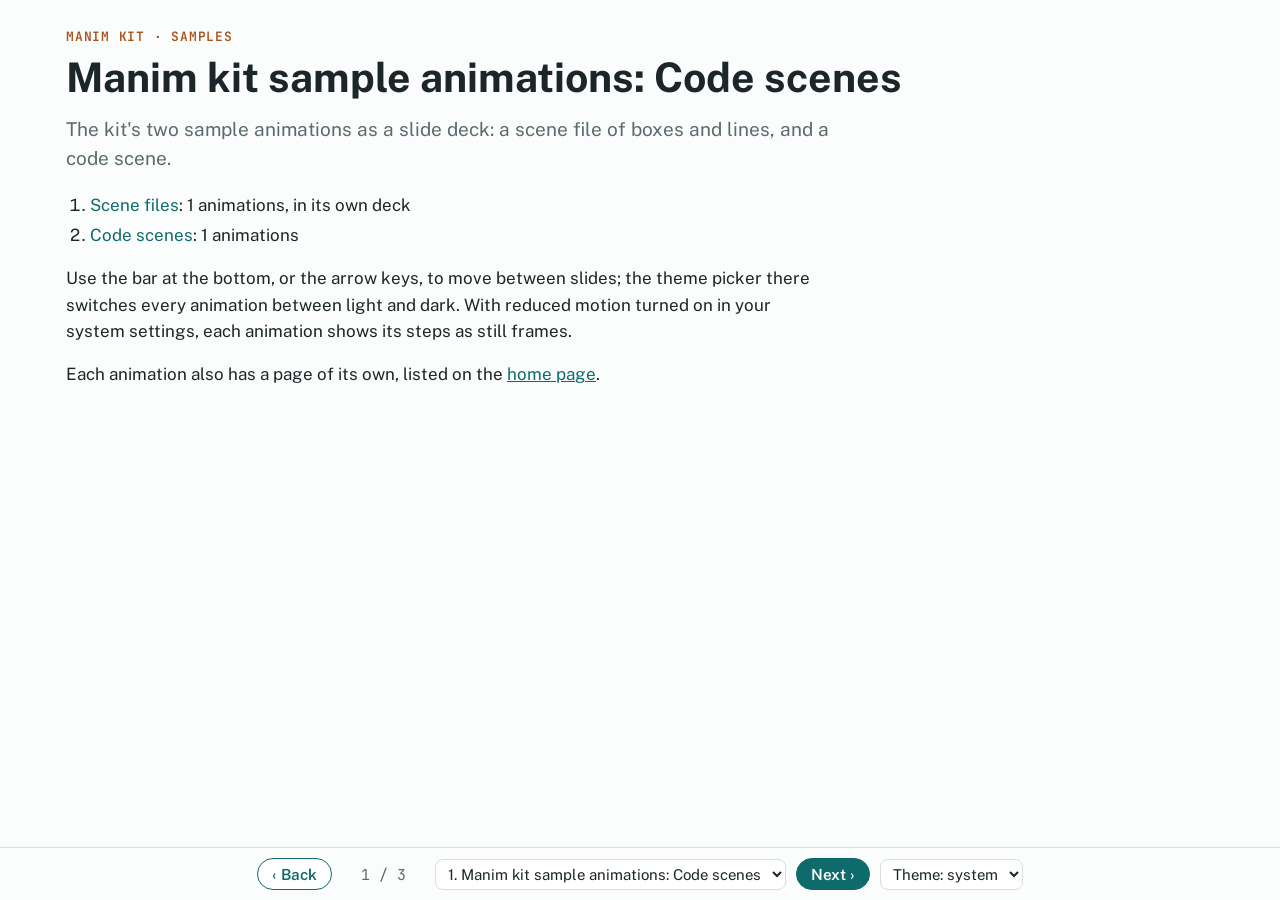
<file: kits/manim/deck/code/index.html>
<!doctype html>
<html lang="en">
<head>
<meta charset="utf-8">
<meta name="viewport" content="width=device-width, initial-scale=1, viewport-fit=cover">
<title>Manim kit sample animations: Code scenes</title>
<meta name="description" content="An animation written as Manim code, one block per step.">
<link rel="stylesheet" href="../manim/theme.css">
<link rel="stylesheet" href="../manim/deck.css">
<link rel="stylesheet" href="../manim/player.css">
</head>
<body data-theme-key="manim-kit-sample-theme" data-manim-base="../">
<main id="deck">

<section id="start" data-title="Manim kit sample animations: Code scenes">
  <div class="eyebrow">Manim kit · Samples</div>
  <h1>Manim kit sample animations: Code scenes</h1>
  <p class="lead">The kit&#x27;s two sample animations as a slide deck: a scene file of boxes and lines, and a code scene.</p>
  <ol class="units">
    <li><a href="../flow/">Scene files</a>: 1 animations, in its own deck</li>
    <li><a href="#code">Code scenes</a>: 1 animations</li>
  </ol>
  <p>Use the bar at the bottom, or the arrow keys, to move between slides; the theme picker there switches every animation between light and dark. With reduced motion turned on in your system settings, each animation shows its steps as still frames.</p>
  <p>Each animation also has a page of its own, listed on the <a href="../">home page</a>.</p>
</section>

<section id="code" data-title="Code scenes">
  <div class="eyebrow">Manim kit · Samples · Code scenes</div>
  <h2>Code scenes</h2>
  <p class="lead">An animation written as Manim code, one block per step.</p>
  <ol class="units">
    <li><a href="#sample-dots">Twelve dots, three ways</a></li>
  </ol>
</section>

<section id="sample-dots" data-title="Twelve dots, three ways">
  <div class="eyebrow">Code scenes · 1 of 1</div>
  <h2>Twelve dots, three ways</h2>
  <p class="lead">Twelve dots regroup three ways and the total stays the same.</p>
  <div data-manim="sample-dots"></div>
  <p class="from"><a href="sample-dots/">This animation on its own page</a></p>
</section>

</main>

<nav class="pnav" aria-label="Slides">
  <button class="mp-btn" id="nav-prev" type="button">‹ Back</button>
  <span class="count" id="nav-count"></span>
  <select id="nav-pick" aria-label="Go to slide"></select>
  <button class="mp-btn mp-solid" id="nav-next" type="button">Next ›</button>
  <select id="nav-theme" aria-label="Theme">
    <option value="auto">Theme: system</option>
    <option value="light">Theme: light</option>
    <option value="dark">Theme: dark</option>
  </select>
</nav>

<script type="application/json" id="manim-labels">
{"play": "Play", "pause": "Pause", "back": "‹ Back", "backName": "Previous step", "next": "Next ›", "nextName": "Next step", "restart": "Restart", "count": "step {n} of {of}", "everyStep": "Every step, as text", "failed": "This animation could not load its files. Open the page through a web server, not from disk."}
</script>
<script src="../manim/page.js"></script>
<script src="../manim/player.js"></script>
<script src="../manim/deck.js"></script>
</body>
</html>
</file>
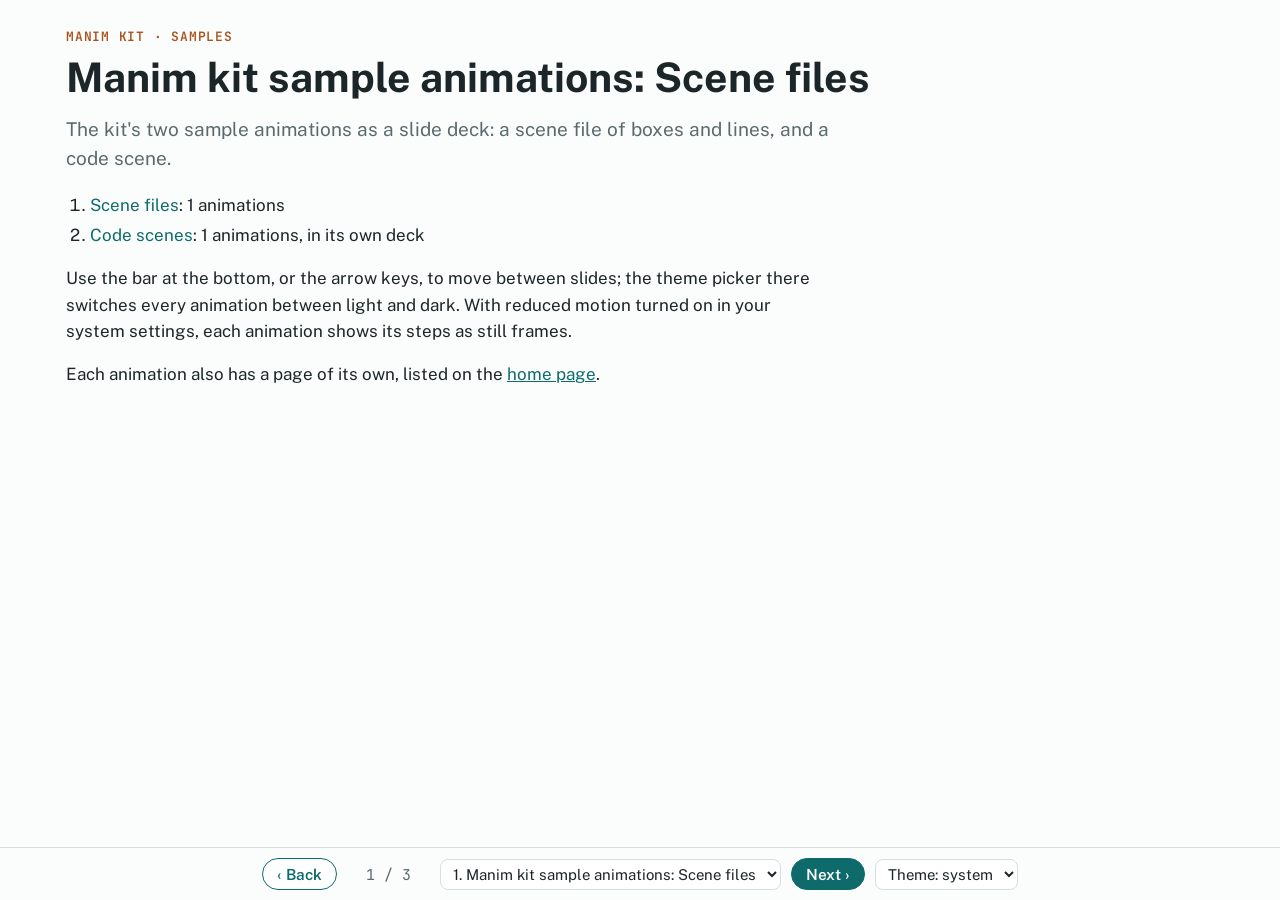
<file: kits/manim/deck/flow/index.html>
<!doctype html>
<html lang="en">
<head>
<meta charset="utf-8">
<meta name="viewport" content="width=device-width, initial-scale=1, viewport-fit=cover">
<title>Manim kit sample animations: Scene files</title>
<meta name="description" content="An animation described as boxes, lines and steps in a scene file.">
<link rel="stylesheet" href="../manim/theme.css">
<link rel="stylesheet" href="../manim/deck.css">
<link rel="stylesheet" href="../manim/player.css">
</head>
<body data-theme-key="manim-kit-sample-theme" data-manim-base="../">
<main id="deck">

<section id="start" data-title="Manim kit sample animations: Scene files">
  <div class="eyebrow">Manim kit · Samples</div>
  <h1>Manim kit sample animations: Scene files</h1>
  <p class="lead">The kit&#x27;s two sample animations as a slide deck: a scene file of boxes and lines, and a code scene.</p>
  <ol class="units">
    <li><a href="#flow">Scene files</a>: 1 animations</li>
    <li><a href="../code/">Code scenes</a>: 1 animations, in its own deck</li>
  </ol>
  <p>Use the bar at the bottom, or the arrow keys, to move between slides; the theme picker there switches every animation between light and dark. With reduced motion turned on in your system settings, each animation shows its steps as still frames.</p>
  <p>Each animation also has a page of its own, listed on the <a href="../">home page</a>.</p>
</section>

<section id="flow" data-title="Scene files">
  <div class="eyebrow">Manim kit · Samples · Scene files</div>
  <h2>Scene files</h2>
  <p class="lead">An animation described as boxes, lines and steps in a scene file.</p>
  <ol class="units">
    <li><a href="#sample-flow">From a scene file to the deck</a></li>
  </ol>
</section>

<section id="sample-flow" data-title="From a scene file to the deck">
  <div class="eyebrow">Scene files · 1 of 1</div>
  <h2>From a scene file to the deck</h2>
  <p class="lead">A scene file is rendered once, then played in the deck.</p>
  <div data-manim="sample-flow"></div>
  <p class="from"><a href="sample-flow/">This animation on its own page</a></p>
</section>

</main>

<nav class="pnav" aria-label="Slides">
  <button class="mp-btn" id="nav-prev" type="button">‹ Back</button>
  <span class="count" id="nav-count"></span>
  <select id="nav-pick" aria-label="Go to slide"></select>
  <button class="mp-btn mp-solid" id="nav-next" type="button">Next ›</button>
  <select id="nav-theme" aria-label="Theme">
    <option value="auto">Theme: system</option>
    <option value="light">Theme: light</option>
    <option value="dark">Theme: dark</option>
  </select>
</nav>

<script type="application/json" id="manim-labels">
{"play": "Play", "pause": "Pause", "back": "‹ Back", "backName": "Previous step", "next": "Next ›", "nextName": "Next step", "restart": "Restart", "count": "step {n} of {of}", "everyStep": "Every step, as text", "failed": "This animation could not load its files. Open the page through a web server, not from disk."}
</script>
<script src="../manim/page.js"></script>
<script src="../manim/player.js"></script>
<script src="../manim/deck.js"></script>
</body>
</html>
</file>
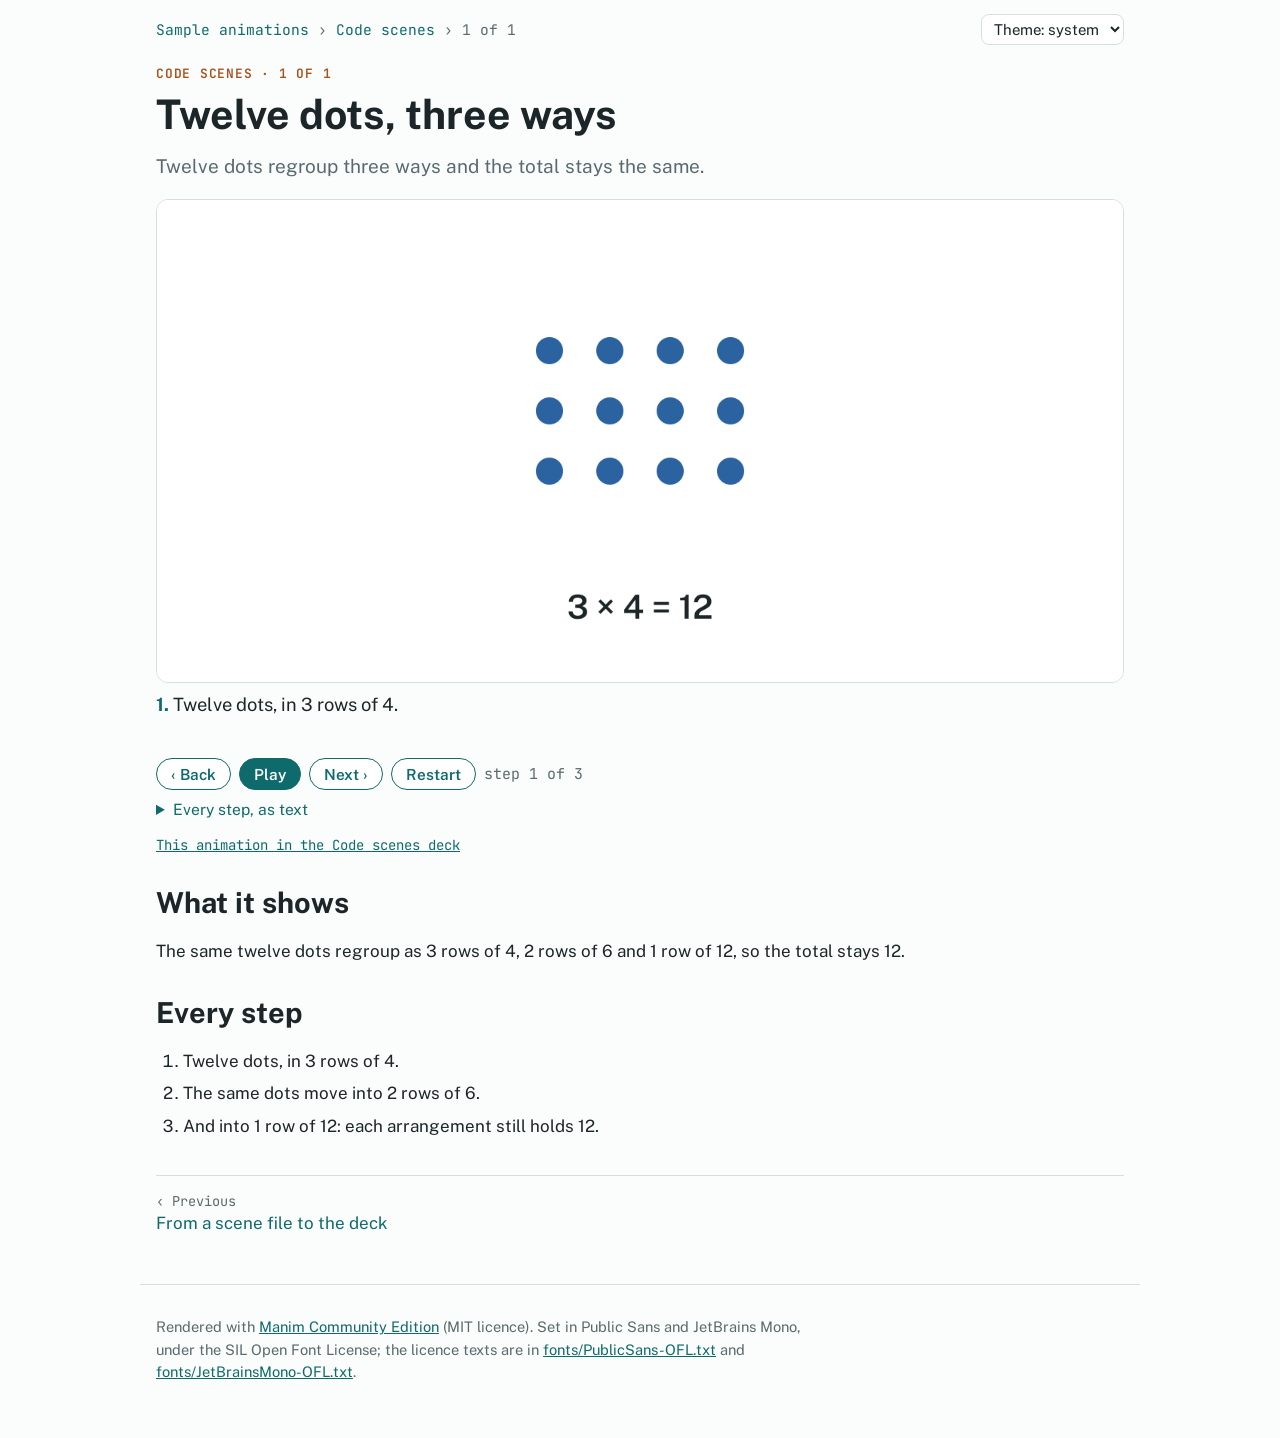
<file: kits/manim/deck/code/sample-dots/index.html>
<!doctype html>
<html lang="en">
<head>
<meta charset="utf-8">
<meta name="viewport" content="width=device-width, initial-scale=1, viewport-fit=cover">
<title>Twelve dots, three ways · Manim kit sample animations</title>
<meta name="description" content="Twelve dots regroup three ways and the total stays the same.">
<link rel="stylesheet" href="../../manim/theme.css">
<link rel="stylesheet" href="../../manim/deck.css">
<link rel="stylesheet" href="../../manim/player.css">
<link rel="stylesheet" href="../../manim/page.css">
</head>
<body data-theme-key="manim-kit-sample-theme" data-manim-base="../../">
<header class="top">
  <nav class="crumbs" aria-label="Where this page is"><a href="../../">Sample animations</a> <span aria-hidden="true">›</span> <a href="../">Code scenes</a> <span aria-hidden="true">›</span> <span>1 of 1</span></nav>
  <select id="nav-theme" class="pick" aria-label="Theme">
    <option value="auto">Theme: system</option>
    <option value="light">Theme: light</option>
    <option value="dark">Theme: dark</option>
  </select>
</header>
<main class="page">
  <div class="eyebrow">Code scenes · 1 of 1</div>
  <h1>Twelve dots, three ways</h1>
  <p class="lead">Twelve dots regroup three ways and the total stays the same.</p>
  <div data-manim="sample-dots"></div>
  <p class="from"><a href="../#sample-dots">This animation in the Code scenes deck</a></p>

  <h2>What it shows</h2>
  <p>The same twelve dots regroup as 3 rows of 4, 2 rows of 6 and 1 row of 12, so the total stays 12.</p>

  <h2>Every step</h2>
  <ol class="steps">
    <li>Twelve dots, in 3 rows of 4.</li>
    <li>The same dots move into 2 rows of 6.</li>
    <li>And into 1 row of 12: each arrangement still holds 12.</li>
  </ol>

  <nav class="pager" aria-label="Other animations">
    <a class="prev" href="../../flow/sample-flow/"><span>‹ Previous</span>From a scene file to the deck</a>
  </nav>
</main>
<footer class="foot">
  <p>Rendered with <a href="https://www.manim.community/">Manim Community Edition</a> (MIT licence). Set in Public Sans and JetBrains Mono, under the SIL Open Font License; the licence texts are in <a href="../../fonts/PublicSans-OFL.txt">fonts/PublicSans-OFL.txt</a> and <a href="../../fonts/JetBrainsMono-OFL.txt">fonts/JetBrainsMono-OFL.txt</a>.</p>
</footer>
<script type="application/json" id="manim-labels">
{"play": "Play", "pause": "Pause", "back": "‹ Back", "backName": "Previous step", "next": "Next ›", "nextName": "Next step", "restart": "Restart", "count": "step {n} of {of}", "everyStep": "Every step, as text", "failed": "This animation could not load its files. Open the page through a web server, not from disk."}
</script>
<script src="../../manim/page.js"></script>
<script src="../../manim/player.js"></script>
</body>
</html>
</file>
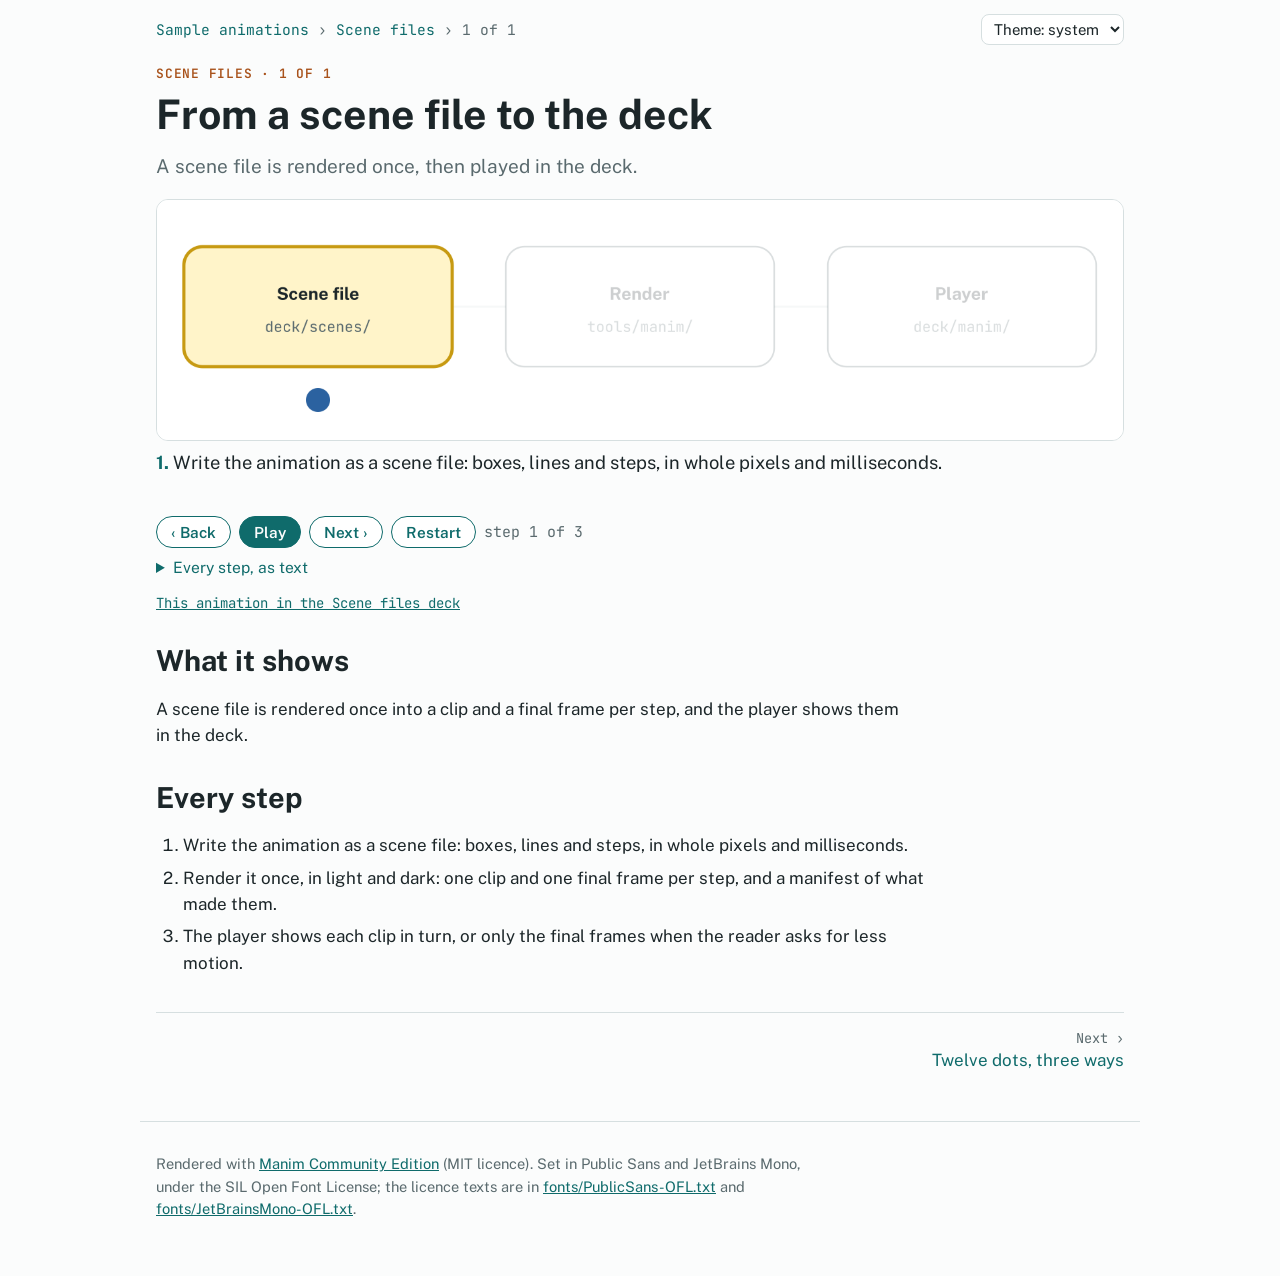
<file: kits/manim/deck/flow/sample-flow/index.html>
<!doctype html>
<html lang="en">
<head>
<meta charset="utf-8">
<meta name="viewport" content="width=device-width, initial-scale=1, viewport-fit=cover">
<title>From a scene file to the deck · Manim kit sample animations</title>
<meta name="description" content="A scene file is rendered once, then played in the deck.">
<link rel="stylesheet" href="../../manim/theme.css">
<link rel="stylesheet" href="../../manim/deck.css">
<link rel="stylesheet" href="../../manim/player.css">
<link rel="stylesheet" href="../../manim/page.css">
</head>
<body data-theme-key="manim-kit-sample-theme" data-manim-base="../../">
<header class="top">
  <nav class="crumbs" aria-label="Where this page is"><a href="../../">Sample animations</a> <span aria-hidden="true">›</span> <a href="../">Scene files</a> <span aria-hidden="true">›</span> <span>1 of 1</span></nav>
  <select id="nav-theme" class="pick" aria-label="Theme">
    <option value="auto">Theme: system</option>
    <option value="light">Theme: light</option>
    <option value="dark">Theme: dark</option>
  </select>
</header>
<main class="page">
  <div class="eyebrow">Scene files · 1 of 1</div>
  <h1>From a scene file to the deck</h1>
  <p class="lead">A scene file is rendered once, then played in the deck.</p>
  <div data-manim="sample-flow"></div>
  <p class="from"><a href="../#sample-flow">This animation in the Scene files deck</a></p>

  <h2>What it shows</h2>
  <p>A scene file is rendered once into a clip and a final frame per step, and the player shows them in the deck.</p>

  <h2>Every step</h2>
  <ol class="steps">
    <li>Write the animation as a scene file: boxes, lines and steps, in whole pixels and milliseconds.</li>
    <li>Render it once, in light and dark: one clip and one final frame per step, and a manifest of what made them.</li>
    <li>The player shows each clip in turn, or only the final frames when the reader asks for less motion.</li>
  </ol>

  <nav class="pager" aria-label="Other animations">
    <span></span>
    <a class="next" href="../../code/sample-dots/"><span>Next ›</span>Twelve dots, three ways</a>
  </nav>
</main>
<footer class="foot">
  <p>Rendered with <a href="https://www.manim.community/">Manim Community Edition</a> (MIT licence). Set in Public Sans and JetBrains Mono, under the SIL Open Font License; the licence texts are in <a href="../../fonts/PublicSans-OFL.txt">fonts/PublicSans-OFL.txt</a> and <a href="../../fonts/JetBrainsMono-OFL.txt">fonts/JetBrainsMono-OFL.txt</a>.</p>
</footer>
<script type="application/json" id="manim-labels">
{"play": "Play", "pause": "Pause", "back": "‹ Back", "backName": "Previous step", "next": "Next ›", "nextName": "Next step", "restart": "Restart", "count": "step {n} of {of}", "everyStep": "Every step, as text", "failed": "This animation could not load its files. Open the page through a web server, not from disk."}
</script>
<script src="../../manim/page.js"></script>
<script src="../../manim/player.js"></script>
</body>
</html>
</file>
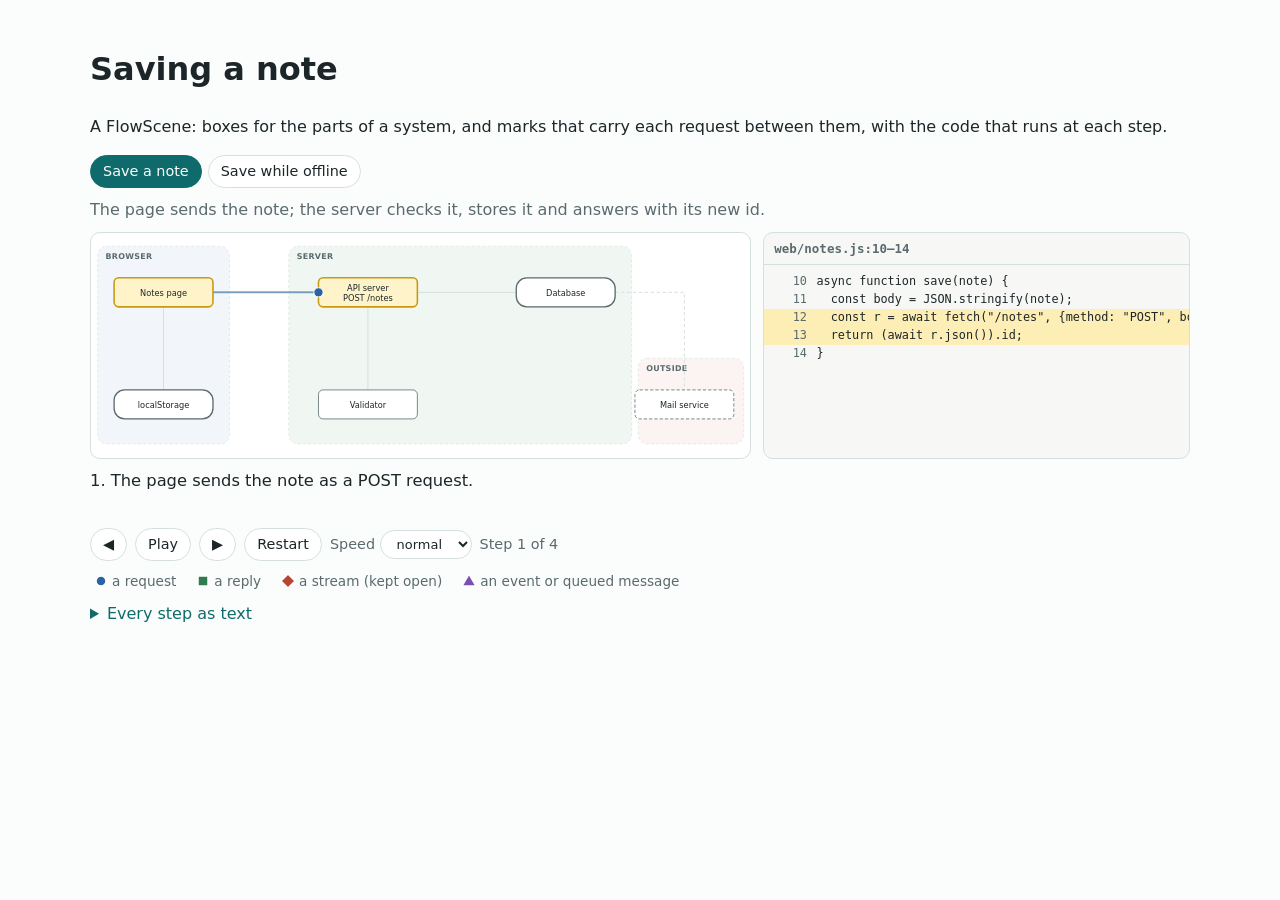
<file: kits/flowscene/deck/flowscene-sample.html>
<!doctype html>
<html lang="en">
<head>
<meta charset="utf-8">
<meta name="viewport" content="width=device-width, initial-scale=1, viewport-fit=cover">
<title>FlowScene kit sample</title>
<link rel="stylesheet" href="flowscene/host.css">
<link rel="stylesheet" href="flowscene/engine.css">
<style>
  body { margin: 0; padding: 24px 16px; background: var(--bg); color: var(--fg); font: 16px/1.5 var(--body); }
  main { max-width: 1100px; margin: 0 auto; }
</style>
</head>
<body>
<main>
  <h1>Saving a note</h1>
  <p>A FlowScene: boxes for the parts of a system, and marks that carry each request between them, with the code that runs at each step.</p>
  <div data-flow="sample"></div>
</main>
<script type="application/json" id="flow-labels">
{"pick": "Requests", "picture": "Request animation", "codePanel": "The code or contract for this step",
 "back": "◀", "backName": "Previous step", "next": "▶", "nextName": "Next step", "play": "Play", "pause": "Pause",
 "restart": "Restart", "speed": "Speed", "slow": "slow", "normal": "normal", "fast": "fast",
 "kinds": {"req": "a request", "res": "a reply", "stream": "a stream (kept open)", "msg": "an event or queued message"},
 "everyStep": "Every step as text", "noCode": "No code for this step", "count": "Step {n} of {of}",
 "failed": "This animation could not load its scene file. Open the page through a web server, not from disk."}
</script>
<script src="flowscene/engine.js"></script>
</body>
</html>
</file>
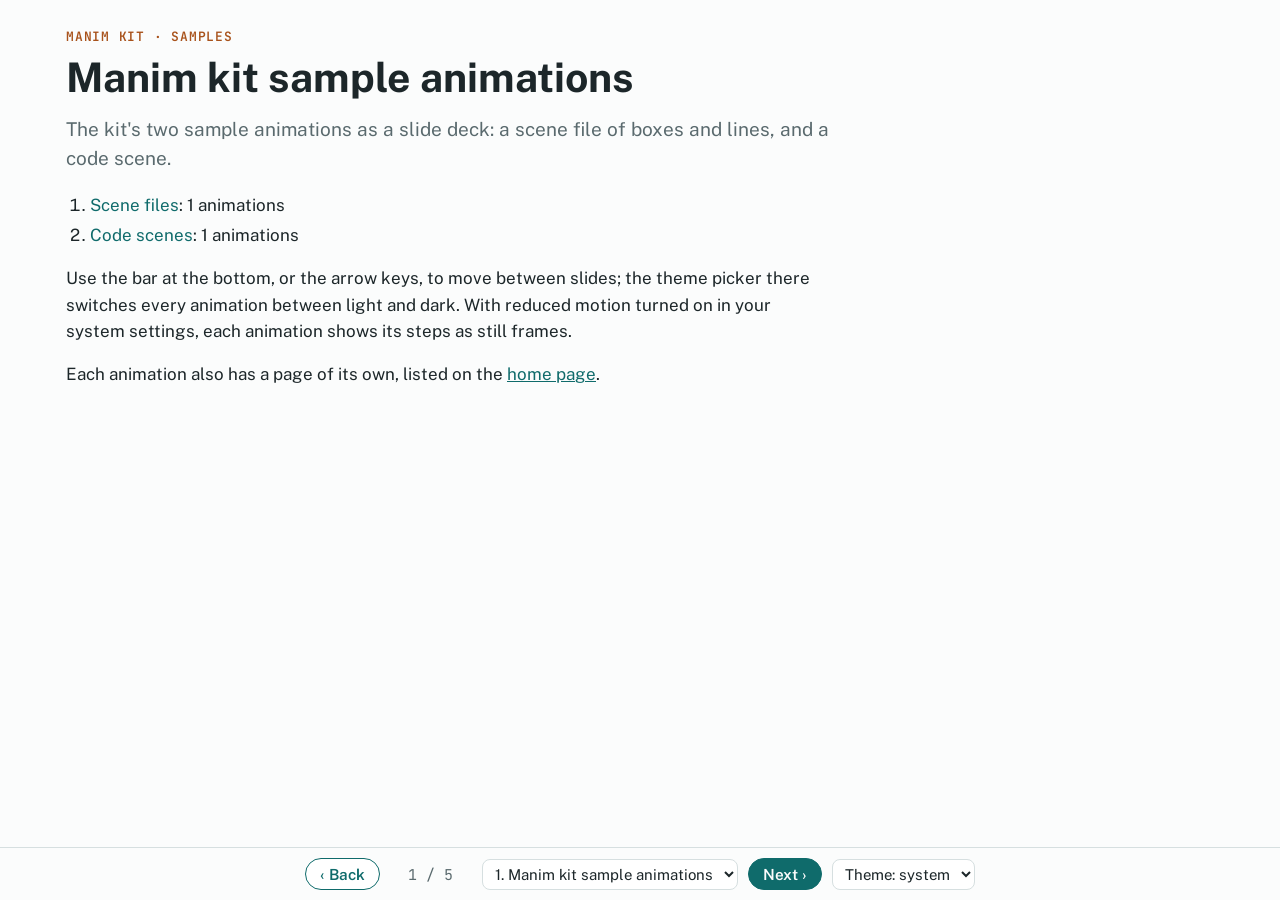
<file: kits/manim/deck/deck.html>
<!doctype html>
<html lang="en">
<head>
<meta charset="utf-8">
<meta name="viewport" content="width=device-width, initial-scale=1, viewport-fit=cover">
<title>Manim kit sample animations</title>
<meta name="description" content="The kit&#x27;s two sample animations as a slide deck: a scene file of boxes and lines, and a code scene.">
<link rel="stylesheet" href="manim/theme.css">
<link rel="stylesheet" href="manim/deck.css">
<link rel="stylesheet" href="manim/player.css">
</head>
<body data-theme-key="manim-kit-sample-theme">
<main id="deck">

<section id="start" data-title="Manim kit sample animations">
  <div class="eyebrow">Manim kit · Samples</div>
  <h1>Manim kit sample animations</h1>
  <p class="lead">The kit&#x27;s two sample animations as a slide deck: a scene file of boxes and lines, and a code scene.</p>
  <ol class="units">
    <li><a href="#flow">Scene files</a>: 1 animations</li>
    <li><a href="#code">Code scenes</a>: 1 animations</li>
  </ol>
  <p>Use the bar at the bottom, or the arrow keys, to move between slides; the theme picker there switches every animation between light and dark. With reduced motion turned on in your system settings, each animation shows its steps as still frames.</p>
  <p>Each animation also has a page of its own, listed on the <a href="./">home page</a>.</p>
</section>

<section id="flow" data-title="Scene files">
  <div class="eyebrow">Manim kit · Samples · Scene files</div>
  <h2>Scene files</h2>
  <p class="lead">An animation described as boxes, lines and steps in a scene file.</p>
  <ol class="units">
    <li><a href="#sample-flow">From a scene file to the deck</a></li>
  </ol>
</section>

<section id="sample-flow" data-title="From a scene file to the deck">
  <div class="eyebrow">Scene files · 1 of 1</div>
  <h2>From a scene file to the deck</h2>
  <p class="lead">A scene file is rendered once, then played in the deck.</p>
  <div data-manim="sample-flow"></div>
  <p class="from"><a href="flow/sample-flow/">This animation on its own page</a></p>
</section>

<section id="code" data-title="Code scenes">
  <div class="eyebrow">Manim kit · Samples · Code scenes</div>
  <h2>Code scenes</h2>
  <p class="lead">An animation written as Manim code, one block per step.</p>
  <ol class="units">
    <li><a href="#sample-dots">Twelve dots, three ways</a></li>
  </ol>
</section>

<section id="sample-dots" data-title="Twelve dots, three ways">
  <div class="eyebrow">Code scenes · 1 of 1</div>
  <h2>Twelve dots, three ways</h2>
  <p class="lead">Twelve dots regroup three ways and the total stays the same.</p>
  <div data-manim="sample-dots"></div>
  <p class="from"><a href="code/sample-dots/">This animation on its own page</a></p>
</section>

</main>

<nav class="pnav" aria-label="Slides">
  <button class="mp-btn" id="nav-prev" type="button">‹ Back</button>
  <span class="count" id="nav-count"></span>
  <select id="nav-pick" aria-label="Go to slide"></select>
  <button class="mp-btn mp-solid" id="nav-next" type="button">Next ›</button>
  <select id="nav-theme" aria-label="Theme">
    <option value="auto">Theme: system</option>
    <option value="light">Theme: light</option>
    <option value="dark">Theme: dark</option>
  </select>
</nav>

<script type="application/json" id="manim-labels">
{"play": "Play", "pause": "Pause", "back": "‹ Back", "backName": "Previous step", "next": "Next ›", "nextName": "Next step", "restart": "Restart", "count": "step {n} of {of}", "everyStep": "Every step, as text", "failed": "This animation could not load its files. Open the page through a web server, not from disk."}
</script>
<script src="manim/page.js"></script>
<script src="manim/player.js"></script>
<script src="manim/deck.js"></script>
</body>
</html>
</file>
<file: manim/theme.css>
/* Written by tools/manim/theme.py from data/manim/theme.json. Do not edit. */
@font-face { font-family: "Public Sans"; src: url("../fonts/PublicSans-wght.ttf") format("truetype"); font-weight: 100 900; font-display: swap; }
@font-face { font-family: "JetBrains Mono"; src: url("../fonts/JetBrainsMono-wght.ttf") format("truetype"); font-weight: 100 900; font-display: swap; }
:root { --body: "Public Sans", system-ui, -apple-system, "Segoe UI", sans-serif; --mono: "JetBrains Mono", ui-monospace, Menlo, Consolas, monospace; --bg: #fbfcfc; --panel: #000000; --fg: #1c2629; --muted: #5a6a6e; --line: #d6dfe0; --accent: #0f6b6b; --ok: #2f7d4f; --bad: #b8452f; --lit: #fff4c9; --lit-line: #c79a12; --req: #2b62a0; --res: #2f7d4f; --stream: #b8452f; --msg: #7a4fb0; --zone-a: color-mix(in srgb, #2b62a0 6%, transparent); --zone-b: color-mix(in srgb, #2f7d4f 7%, transparent); --zone-c: color-mix(in srgb, #7a4fb0 7%, transparent); --zone-d: color-mix(in srgb, #b8452f 6%, transparent); --plain: #ffffff; --carry: #ffff00; --borrow: #fc6255; --struck: #888888; --place: #5cd0b3; --answer: #83c167; --focus: #58c4dd; }
@media (prefers-color-scheme: dark) { :root:not([data-theme="light"]) { --bg: #121819; --panel: #000000; --fg: #e2eaea; --muted: #9db0b2; --line: #2b3a3d; --accent: #6cc4c0; --ok: #7fcf9c; --bad: #ec8b74; --lit: #3b3415; --lit-line: #e0c15a; --req: #86b2e4; --res: #7fcf9c; --stream: #ec8b74; --msg: #c3a3ef; --zone-a: color-mix(in srgb, #86b2e4 8%, transparent); --zone-b: color-mix(in srgb, #7fcf9c 8%, transparent); --zone-c: color-mix(in srgb, #c3a3ef 8%, transparent); --zone-d: color-mix(in srgb, #ec8b74 8%, transparent); --plain: #ffffff; --carry: #ffff00; --borrow: #fc6255; --struck: #888888; --place: #5cd0b3; --answer: #83c167; --focus: #58c4dd; color-scheme: dark; } }
:root[data-theme="dark"] { --bg: #121819; --panel: #000000; --fg: #e2eaea; --muted: #9db0b2; --line: #2b3a3d; --accent: #6cc4c0; --ok: #7fcf9c; --bad: #ec8b74; --lit: #3b3415; --lit-line: #e0c15a; --req: #86b2e4; --res: #7fcf9c; --stream: #ec8b74; --msg: #c3a3ef; --zone-a: color-mix(in srgb, #86b2e4 8%, transparent); --zone-b: color-mix(in srgb, #7fcf9c 8%, transparent); --zone-c: color-mix(in srgb, #c3a3ef 8%, transparent); --zone-d: color-mix(in srgb, #ec8b74 8%, transparent); --plain: #ffffff; --carry: #ffff00; --borrow: #fc6255; --struck: #888888; --place: #5cd0b3; --answer: #83c167; --focus: #58c4dd; color-scheme: dark; }
</file>
<file: manim/player.css>
/* The Manim player (deck/manim/player.js). Uses deck/manim/theme.css's tokens, which
   tools/manim/theme.py writes from data/manim/theme.json, so the page around a clip
   and the clip share one palette. The controls follow the MerryQuery stepper's. */
.mp { display: grid; gap: 8px; min-width: 0; }
.mp-stage { position: relative; width: 100%; background: var(--panel); border: 1px solid var(--line);
  border-radius: 12px; overflow: hidden; }
.mp-pic, .mp-vid { position: absolute; inset: 0; width: 100%; height: 100%; display: block; }
.mp-vid[hidden] { display: none; }
.mp-now { min-height: 3.2em; margin: 0; font-size: 1.08em; }
.mp-now b { color: var(--accent); }
.mp-ctl { display: flex; flex-wrap: wrap; gap: 8px; align-items: center; }
.mp-btn { font: 600 .9em var(--body); color: var(--accent); background: var(--panel); border: 1px solid var(--accent);
  border-radius: 999px; padding: 6px 14px; cursor: pointer; }
.mp-btn.mp-solid { background: var(--accent); color: var(--bg); }
.mp-btn:focus-visible { outline: 2px solid var(--accent); outline-offset: 2px; }
.mp-count { font: .88em var(--mono); color: var(--muted); font-variant-numeric: tabular-nums; }
.mp-list summary { cursor: pointer; color: var(--accent); font-size: .92em; }
.mp-list ol { margin: 8px 0 0; padding-left: 1.6em; font-size: .92em; }
.mp-list li { margin: 3px 0; padding: 1px 6px; border-radius: 6px; }
.mp-list li.mp-cur { background: var(--lit); }
.mp-jump { all: unset; cursor: pointer; display: block; }
.mp-jump:focus-visible { outline: 2px solid var(--accent); outline-offset: 2px; border-radius: 4px; }
.mp code { font: .86em var(--mono); overflow-wrap: anywhere; }
</file>
<file: style.css>
/* The page around the stage is plain, in light and dark. The stage takes
   Manim's own look (CM-Q5): a black ground, white digits, and Manim
   Community's standard colours for the parts of the method. Each part also
   has its own size or shape: carries and borrows are small and raised, the
   worked column has a box round it, a lent digit is struck through. */
:root {
  --ink: #1d232a;
  --paper: #ffffff;
  --soft: #5a646e;
  --edge: #c9d0d6;
  --key: #eef1f4;
  --warn: #9b1c1c;
  --move: 0ms;
  --manim-black: #000000;
  --manim-white: #ffffff;
  --manim-yellow: #ffff00;
  --manim-red: #fc6255;
  --manim-grey: #888888;
  --manim-teal: #5cd0b3;
  --manim-green: #83c167;
  --manim-blue: #58c4dd;
}
@media (prefers-color-scheme: dark) {
  :root { --ink: #e8eaed; --paper: #15181c; --soft: #a9b1ba; --edge: #3a434c; --key: #222a31; --warn: #f08c8c; }
}
* { box-sizing: border-box; }
/* A display rule elsewhere must not show what the page hid. */
[hidden] { display: none !important; }
body {
  margin: 0;
  background: var(--paper);
  color: var(--ink);
  font: 1rem/1.5 system-ui, sans-serif;
}
main { max-width: 72rem; margin: 0 auto; padding: 1.5rem 16px 3rem; }
h1 { font-size: 1.6rem; margin: 0 0 0.25rem; }
h2 { font-size: 1.2rem; margin: 0 0 0.5rem; }
h3 { font-size: 1rem; margin: 0 0 0.4rem; }
header p { margin: 0 0 1.25rem; color: var(--soft); max-width: 60ch; }
.layout { display: grid; grid-template-columns: minmax(15rem, 20rem) minmax(0, 1fr); gap: 1.5rem; align-items: start; }
@media (max-width: 720px) { .layout { grid-template-columns: minmax(0, 1fr); } }

.display { border: 1px solid var(--edge); border-radius: 8px; padding: 0.5rem 0.75rem; text-align: right; font-variant-numeric: tabular-nums; }
#expr { min-height: 1.5em; color: var(--soft); }
#value { display: block; font-size: 2rem; line-height: 1.2; overflow-wrap: anywhere; }
#message { min-height: 1.5em; margin: 0.5rem 0; }
#message:not(:empty) { color: var(--warn); }
#keypad { display: grid; grid-template-columns: repeat(4, 1fr); gap: 0.4rem; }
#keypad button { font: inherit; font-size: 1.25rem; padding: 0.6rem 0; border: 1px solid var(--edge); border-radius: 8px; background: var(--key); color: var(--ink); cursor: pointer; touch-action: manipulation; }
#keypad button:focus-visible, .controls button:focus-visible { outline: 3px solid var(--manim-blue); outline-offset: 2px; }
#key-equals { grid-row: span 2; }
#key-d0 { grid-column: span 3; }

.stage-box { background: var(--manim-black); border-radius: 8px; padding: 0.5rem; min-height: 8rem; display: grid; place-items: center; }
#stage { display: block; width: 100%; max-height: min(26rem, 70vh); }
#stage-empty { color: var(--manim-grey); margin: 0; padding: 1rem; text-align: center; }
#words { min-height: 3em; margin: 0.6rem 0; font-size: 1.05rem; }
.controls { display: flex; flex-wrap: wrap; gap: 0.5rem; align-items: center; }
#controls { display: flex; flex-wrap: wrap; gap: 0.5rem; }
.controls button { font: inherit; padding: 0.3rem 0.9rem; border: 1px solid var(--edge); border-radius: 999px; background: var(--key); color: var(--ink); cursor: pointer; }
.controls button:disabled { opacity: 0.45; cursor: default; }
#count { color: var(--soft); font-variant-numeric: tabular-nums; }

/* Glyphs on the stage. A move is a transition, so the page computes nothing. */
.g { transition: transform var(--move) ease-in-out, opacity var(--move) ease-in-out, fill var(--move); }
.g.gone { opacity: 0; }
text.g { font-family: "JetBrains Mono", ui-monospace, Menlo, monospace; text-anchor: middle; dominant-baseline: central; fill: var(--manim-white); }
text.digit { font-size: 30px; }
text.small { font-size: 17px; }
rect.rule { fill: var(--manim-white); }
rect.box { fill: none; stroke: var(--manim-blue); stroke-width: 2.5px; }
text.g.carry { fill: var(--manim-yellow); }
text.g.borrow { fill: var(--manim-red); }
text.g.struck { fill: var(--manim-grey); }
rect.struck { fill: var(--manim-red); }
text.g.place { fill: var(--manim-teal); }
text.g.answer { fill: var(--manim-green); }
@media (prefers-reduced-motion: reduce) { .g { transition: none; } }

/* The Manim renders, on Manim's black whatever the page's theme. */
.examples { margin-top: 2.5rem; --bg: #000000; --panel: #000000; --fg: #ffffff; --muted: #bbbbbb; --line: #333333; --accent: #58c4dd; --lit: #1d3a44; }
.examples > p { color: var(--soft); margin-top: 0; }
.example-grid { display: grid; grid-template-columns: repeat(auto-fill, minmax(min(100%, 22rem), 1fr)); gap: 1.25rem; }
.example-grid .mp { background: #000000; color: #ffffff; padding: 0.6rem; border-radius: 10px; }
#terms { margin-top: 2rem; }
#terms summary { cursor: pointer; color: var(--soft); }
#terms dt { font-weight: 600; margin-top: 0.5rem; }
#terms dd { margin: 0 0 0 1rem; color: var(--soft); }
[data-term] { text-decoration: underline dotted; cursor: help; }
</file>
<file: kits/manim/deck/manim/theme.css>
/* Written by tools/manim/theme.py from data/manim/theme.json. Do not edit. */
@font-face { font-family: "Public Sans"; src: url("../fonts/PublicSans-wght.ttf") format("truetype"); font-weight: 100 900; font-display: swap; }
@font-face { font-family: "JetBrains Mono"; src: url("../fonts/JetBrainsMono-wght.ttf") format("truetype"); font-weight: 100 900; font-display: swap; }
:root { --body: "Public Sans", system-ui, -apple-system, "Segoe UI", sans-serif; --mono: "JetBrains Mono", ui-monospace, Menlo, Consolas, monospace; --bg: #fbfcfc; --panel: #ffffff; --fg: #1c2629; --muted: #5a6a6e; --line: #d6dfe0; --accent: #0f6b6b; --ok: #2f7d4f; --bad: #b8452f; --lit: #fff4c9; --lit-line: #c79a12; --req: #2b62a0; --res: #2f7d4f; --stream: #b8452f; --msg: #7a4fb0; --zone-a: color-mix(in srgb, #2b62a0 6%, transparent); --zone-b: color-mix(in srgb, #2f7d4f 7%, transparent); --zone-c: color-mix(in srgb, #7a4fb0 7%, transparent); --zone-d: color-mix(in srgb, #b8452f 6%, transparent); }
@media (prefers-color-scheme: dark) { :root:not([data-theme="light"]) { --bg: #121819; --panel: #182123; --fg: #e2eaea; --muted: #9db0b2; --line: #2b3a3d; --accent: #6cc4c0; --ok: #7fcf9c; --bad: #ec8b74; --lit: #3b3415; --lit-line: #e0c15a; --req: #86b2e4; --res: #7fcf9c; --stream: #ec8b74; --msg: #c3a3ef; --zone-a: color-mix(in srgb, #86b2e4 8%, transparent); --zone-b: color-mix(in srgb, #7fcf9c 8%, transparent); --zone-c: color-mix(in srgb, #c3a3ef 8%, transparent); --zone-d: color-mix(in srgb, #ec8b74 8%, transparent); color-scheme: dark; } }
:root[data-theme="dark"] { --bg: #121819; --panel: #182123; --fg: #e2eaea; --muted: #9db0b2; --line: #2b3a3d; --accent: #6cc4c0; --ok: #7fcf9c; --bad: #ec8b74; --lit: #3b3415; --lit-line: #e0c15a; --req: #86b2e4; --res: #7fcf9c; --stream: #ec8b74; --msg: #c3a3ef; --zone-a: color-mix(in srgb, #86b2e4 8%, transparent); --zone-b: color-mix(in srgb, #7fcf9c 8%, transparent); --zone-c: color-mix(in srgb, #c3a3ef 8%, transparent); --zone-d: color-mix(in srgb, #ec8b74 8%, transparent); color-scheme: dark; }
</file>
<file: kits/manim/deck/manim/deck.css>
/* A deck of Manim players: one slide at a time, headings, the bottom bar. After the
   MerryQuery deck's styles (the author's own deck, carried into Builder with their
   approval, Manim Lab T8). Colours and fonts come from theme.css; --mark is the
   eyebrow's colour, which theme.json does not carry. */
:root { --mark: #a8521b; }
@media (prefers-color-scheme: dark) { :root:not([data-theme="light"]) { --mark: #f0a46d; } }
:root[data-theme="dark"] { --mark: #f0a46d; }

* { box-sizing: border-box; }
body { margin: 0; background: var(--bg); color: var(--fg); font: 17px/1.55 var(--body); }
#deck > section { display: none; max-width: 1180px; margin: 0 auto; padding-block: 28px 120px;
  padding-left: max(16px, env(safe-area-inset-left, 0px)); padding-right: max(16px, env(safe-area-inset-right, 0px)); }
#deck > section.cur { display: block; }
.eyebrow { font: 600 .76em var(--mono); color: var(--mark); letter-spacing: .06em; text-transform: uppercase; }
h1 { font: 700 2.4em/1.12 var(--body); margin: 10px 0 14px; text-wrap: balance; max-width: 900px; }
h2 { font: 700 1.7em/1.2 var(--body); margin: 6px 0 10px; text-wrap: balance; }
.lead { font-size: 1.12em; max-width: 780px; color: var(--muted); margin: 0 0 18px; }
p { max-width: 75ch; }
code { font: .86em var(--mono); overflow-wrap: anywhere; }
a { color: var(--accent); }
ol.units { margin: 0 0 14px; padding-left: 1.4em; } ol.units li { margin: 4px 0; }
ol.units a { text-decoration: none; } ol.units a:hover { text-decoration: underline; }
.from { font: .82em var(--mono); color: var(--muted); margin: 14px 0 0; max-width: 75ch; }
.pnav { position: fixed; left: 0; right: 0; bottom: 0; z-index: 6; display: flex; gap: 10px; align-items: center; justify-content: center;
  flex-wrap: wrap; background: var(--bg); border-top: 1px solid var(--line);
  padding: 10px max(16px, env(safe-area-inset-right, 0px)) calc(10px + env(safe-area-inset-bottom, 0px)) max(16px, env(safe-area-inset-left, 0px)); }
.pnav .count { font: .88em var(--mono); color: var(--muted); min-width: 5.5em; text-align: center; }
.pnav select { font: inherit; font-size: .88em; color: var(--fg); background: var(--panel); border: 1px solid var(--line); border-radius: 8px; padding: 5px 8px; max-width: 46vw; }
</file>
<file: kits/manim/deck/manim/player.css>
/* The Manim player (deck/manim/player.js). Uses deck/manim/theme.css's tokens, which
   tools/manim/theme.py writes from data/manim/theme.json, so the page around a clip
   and the clip share one palette. The controls follow the MerryQuery stepper's. */
.mp { display: grid; gap: 8px; min-width: 0; }
.mp-stage { position: relative; width: 100%; background: var(--panel); border: 1px solid var(--line);
  border-radius: 12px; overflow: hidden; }
.mp-pic, .mp-vid { position: absolute; inset: 0; width: 100%; height: 100%; display: block; }
.mp-vid[hidden] { display: none; }
.mp-now { min-height: 3.2em; margin: 0; font-size: 1.08em; }
.mp-now b { color: var(--accent); }
.mp-ctl { display: flex; flex-wrap: wrap; gap: 8px; align-items: center; }
.mp-btn { font: 600 .9em var(--body); color: var(--accent); background: var(--panel); border: 1px solid var(--accent);
  border-radius: 999px; padding: 6px 14px; cursor: pointer; }
.mp-btn.mp-solid { background: var(--accent); color: var(--bg); }
.mp-btn:focus-visible { outline: 2px solid var(--accent); outline-offset: 2px; }
.mp-count { font: .88em var(--mono); color: var(--muted); font-variant-numeric: tabular-nums; }
.mp-list summary { cursor: pointer; color: var(--accent); font-size: .92em; }
.mp-list ol { margin: 8px 0 0; padding-left: 1.6em; font-size: .92em; }
.mp-list li { margin: 3px 0; padding: 1px 6px; border-radius: 6px; }
.mp-list li.mp-cur { background: var(--lit); }
.mp-jump { all: unset; cursor: pointer; display: block; }
.mp-jump:focus-visible { outline: 2px solid var(--accent); outline-offset: 2px; border-radius: 4px; }
.mp code { font: .86em var(--mono); overflow-wrap: anywhere; }
</file>
<file: kits/manim/deck/manim/page.css>
/* A site's own pages, written by tools/manim/site.py: the home page and one page per
   animation. Colours and fonts come from theme.css; headings, eyebrow and lead from
   deck.css. From Manim Lab's CSC 226 site. */
.top { display: flex; gap: 12px; align-items: center; justify-content: space-between; flex-wrap: wrap;
  max-width: 1000px; margin: 0 auto; padding: 14px max(16px, env(safe-area-inset-right, 0px)) 0 max(16px, env(safe-area-inset-left, 0px)); }
.crumbs { font: .86em var(--mono); color: var(--muted); }
.crumbs a { text-decoration: none; } .crumbs a:hover { text-decoration: underline; }
.pick { font: inherit; font-size: .88em; color: var(--fg); background: var(--panel); border: 1px solid var(--line); border-radius: 8px; padding: 5px 8px; }
.page { max-width: 1000px; margin: 0 auto; padding: 20px max(16px, env(safe-area-inset-right, 0px)) 48px max(16px, env(safe-area-inset-left, 0px)); }
.page h2 { margin-top: 32px; }
.unit { border-top: 1px solid var(--line); margin-top: 28px; }
a.mp-btn { display: inline-block; text-decoration: none; }
ol.anims { padding-left: 1.6em; } ol.anims li { margin: 10px 0; max-width: 75ch; }
ol.anims li span { display: block; color: var(--muted); font-size: .92em; }
ol.steps { padding-left: 1.6em; } ol.steps li { margin: 6px 0; max-width: 75ch; }
.pager { display: grid; grid-template-columns: repeat(2, minmax(0, 1fr)); gap: 16px; margin-top: 36px; border-top: 1px solid var(--line); padding-top: 16px; }
.pager a { text-decoration: none; display: block; }
.pager a span { display: block; font: .8em var(--mono); color: var(--muted); }
.pager .next { text-align: right; grid-column: 2; }
.also { margin-top: 32px; }
.foot { max-width: 1000px; margin: 0 auto; padding: 16px max(16px, env(safe-area-inset-right, 0px)) 40px max(16px, env(safe-area-inset-left, 0px));
  border-top: 1px solid var(--line); color: var(--muted); font-size: .86em; }
</file>
<file: kits/flowscene/deck/flowscene/host.css>
/* The six tokens engine.css takes from its host page, for a page that has none of its
   own: the SnapClass guide's colours, the same as kits/manim's theme. A project whose
   deck or journal already defines --bg --panel --fg --muted --line --accent leaves
   this file out. */
:root { --bg: #fbfcfc; --panel: #ffffff; --fg: #1c2629; --muted: #5a6a6e; --line: #d6dfe0; --accent: #0f6b6b;
  --body: system-ui, -apple-system, "Segoe UI", sans-serif; --mono: ui-monospace, Menlo, Consolas, monospace; }
@media (prefers-color-scheme: dark) { :root:not([data-theme="light"]) {
  --bg: #121819; --panel: #182123; --fg: #e2eaea; --muted: #9db0b2; --line: #2b3a3d; --accent: #6cc4c0; color-scheme: dark; } }
:root[data-theme="dark"] { --bg: #121819; --panel: #182123; --fg: #e2eaea; --muted: #9db0b2; --line: #2b3a3d; --accent: #6cc4c0; color-scheme: dark; }
</file>
<file: kits/flowscene/deck/flowscene/engine.css>
/* Request-lifecycle animation. Uses the host page's --bg --panel --fg --muted
   --line --accent tokens; adds its own for the four kinds of mark. */
:root {
  --fx-req: #2b62a0; --fx-res: #2f7d4f; --fx-stream: #b8452f; --fx-msg: #7a4fb0;
  --fx-on: #fff4c9; --fx-on-line: #c79a12; --fx-code-bg: #f7f8f5; --fx-lit: #fdeeb5;
  --fx-zone-a: rgba(43, 98, 160, .06); --fx-zone-b: rgba(47, 125, 79, .07);
  --fx-zone-c: rgba(122, 79, 176, .07); --fx-zone-d: rgba(184, 69, 47, .06);
}
@media (prefers-color-scheme: dark) { :root:not([data-theme="light"]) {
  --fx-req: #86b2e4; --fx-res: #7fcf9c; --fx-stream: #ec8b74; --fx-msg: #c3a3ef;
  --fx-on: #3b3415; --fx-on-line: #e0c15a; --fx-code-bg: #11171a; --fx-lit: #3d3516;
  --fx-zone-a: rgba(134, 178, 228, .08); --fx-zone-b: rgba(127, 207, 156, .08);
  --fx-zone-c: rgba(195, 163, 239, .08); --fx-zone-d: rgba(236, 139, 116, .08); } }
:root[data-theme="dark"] {
  --fx-req: #86b2e4; --fx-res: #7fcf9c; --fx-stream: #ec8b74; --fx-msg: #c3a3ef;
  --fx-on: #3b3415; --fx-on-line: #e0c15a; --fx-code-bg: #11171a; --fx-lit: #3d3516;
  --fx-zone-a: rgba(134, 178, 228, .08); --fx-zone-b: rgba(127, 207, 156, .08);
  --fx-zone-c: rgba(195, 163, 239, .08); --fx-zone-d: rgba(236, 139, 116, .08); }

.fx { display: grid; gap: 10px; min-width: 0; }
.fx-pick { display: flex; flex-wrap: wrap; gap: 6px; }
.fx-pick button, .fx-ctl button, .fx-ctl select {
  font: inherit; font-size: .9em; color: var(--fg); background: var(--panel);
  border: 1px solid var(--line); border-radius: 999px; padding: 5px 12px; cursor: pointer; }
.fx-pick button[aria-selected="true"] { background: var(--accent); border-color: var(--accent); color: var(--bg); }
.fx button:focus-visible, .fx select:focus-visible { outline: 2px solid var(--accent); outline-offset: 2px; }
.fx-sum { margin: 0; color: var(--muted); }
.fx-stage { display: grid; grid-template-columns: minmax(0, 1.55fr) minmax(0, 1fr); gap: 12px; align-items: stretch; }
@media (max-width: 900px) { .fx-stage { grid-template-columns: minmax(0, 1fr); } }
.fx-scene { min-width: 0; border: 1px solid var(--line); border-radius: 10px; background: var(--panel); overflow-x: auto; }
.fx-scene svg { display: block; width: 100%; min-width: 560px; height: auto; }
.fx-code { margin: 0; min-width: 0; display: flex; flex-direction: column; border: 1px solid var(--line);
  border-radius: 10px; background: var(--fx-code-bg); overflow: hidden; }
.fx-code figcaption { font: 600 .78em var(--mono, ui-monospace, monospace); padding: 8px 10px;
  border-bottom: 1px solid var(--line); color: var(--muted); overflow-wrap: anywhere; }
.fx-code pre { margin: 0; padding: 8px 0; overflow: auto; max-height: 420px; flex: 1;
  font: .74em/1.5 var(--mono, ui-monospace, monospace); color: var(--fg); }
.fx-row { display: block; padding: 0 10px 0 0; white-space: pre; }
.fx-lit { background: var(--fx-lit); }
.fx-ln { display: inline-block; width: 3.6em; padding-right: .8em; text-align: right; color: var(--muted); user-select: none; }
.fx-now { margin: 0; min-height: 3em; font-size: 1.02em; }
.fx-ctl { display: flex; flex-wrap: wrap; gap: 8px; align-items: center; }
.fx-ctl label { color: var(--muted); font-size: .9em; }
.fx-count { color: var(--muted); font-size: .9em; font-variant-numeric: tabular-nums; }
.fx-key { display: flex; flex-wrap: wrap; gap: 4px 16px; margin: 0; padding: 0; list-style: none; color: var(--muted); font-size: .85em; }
.fx-key li { display: flex; align-items: center; }
.fx-list summary { cursor: pointer; color: var(--accent); }
.fx-list ol { margin: 8px 0 0; padding-left: 1.6em; }
.fx-jump { all: unset; cursor: pointer; display: block; padding: 2px 0; }
.fx-jump:focus-visible { outline: 2px solid var(--accent); }
.fx-cur .fx-jump { font-weight: 600; }

.fx-zone { stroke: var(--line); stroke-dasharray: 4 4; }
.fx-zone-a { fill: var(--fx-zone-a); } .fx-zone-b { fill: var(--fx-zone-b); }
.fx-zone-c { fill: var(--fx-zone-c); } .fx-zone-d { fill: var(--fx-zone-d); }
.fx-zlabel { font: 600 12px var(--body, system-ui, sans-serif); fill: var(--muted); letter-spacing: .04em; text-transform: uppercase; }
.fx-edge { fill: none; stroke: var(--line); stroke-width: 1.5; }
.fx-dash { stroke-dasharray: 5 4; }
.fx-node rect { fill: var(--panel); stroke: var(--muted); stroke-width: 1.2; }
.fx-node text { font: 12.5px var(--body, system-ui, sans-serif); fill: var(--fg); }
.fx-store rect { stroke-dasharray: 0; stroke-width: 2; }
.fx-ext rect { stroke-dasharray: 5 3; }
.fx-mod rect { stroke: var(--fx-msg); stroke-width: 1.8; }
.fx-bus rect { stroke: var(--fx-msg); stroke-width: 2.2; }
.fx-new rect { stroke: var(--fx-res); stroke-width: 1.8; }
.fx-chg rect { stroke: var(--fx-stream); stroke-width: 1.8; stroke-dasharray: 6 3; }
.fx-new rect { fill: color-mix(in srgb, var(--fx-res) 10%, var(--panel)); }
.fx-on rect { fill: var(--fx-on); stroke: var(--fx-on-line); stroke-width: 2.4; }
.fx-live { fill: none; stroke-width: 3; opacity: .55; }
.fx-live-req { stroke: var(--fx-req); } .fx-live-res { stroke: var(--fx-res); }
.fx-live-stream { stroke: var(--fx-stream); stroke-dasharray: 8 5; } .fx-live-msg { stroke: var(--fx-msg); stroke-dasharray: 2 4; }
.fx-m { stroke: var(--panel); stroke-width: 1.5; }
.fx-req { fill: var(--fx-req); } .fx-res { fill: var(--fx-res); }
.fx-stream { fill: var(--fx-stream); } .fx-msg { fill: var(--fx-msg); }
</file>
